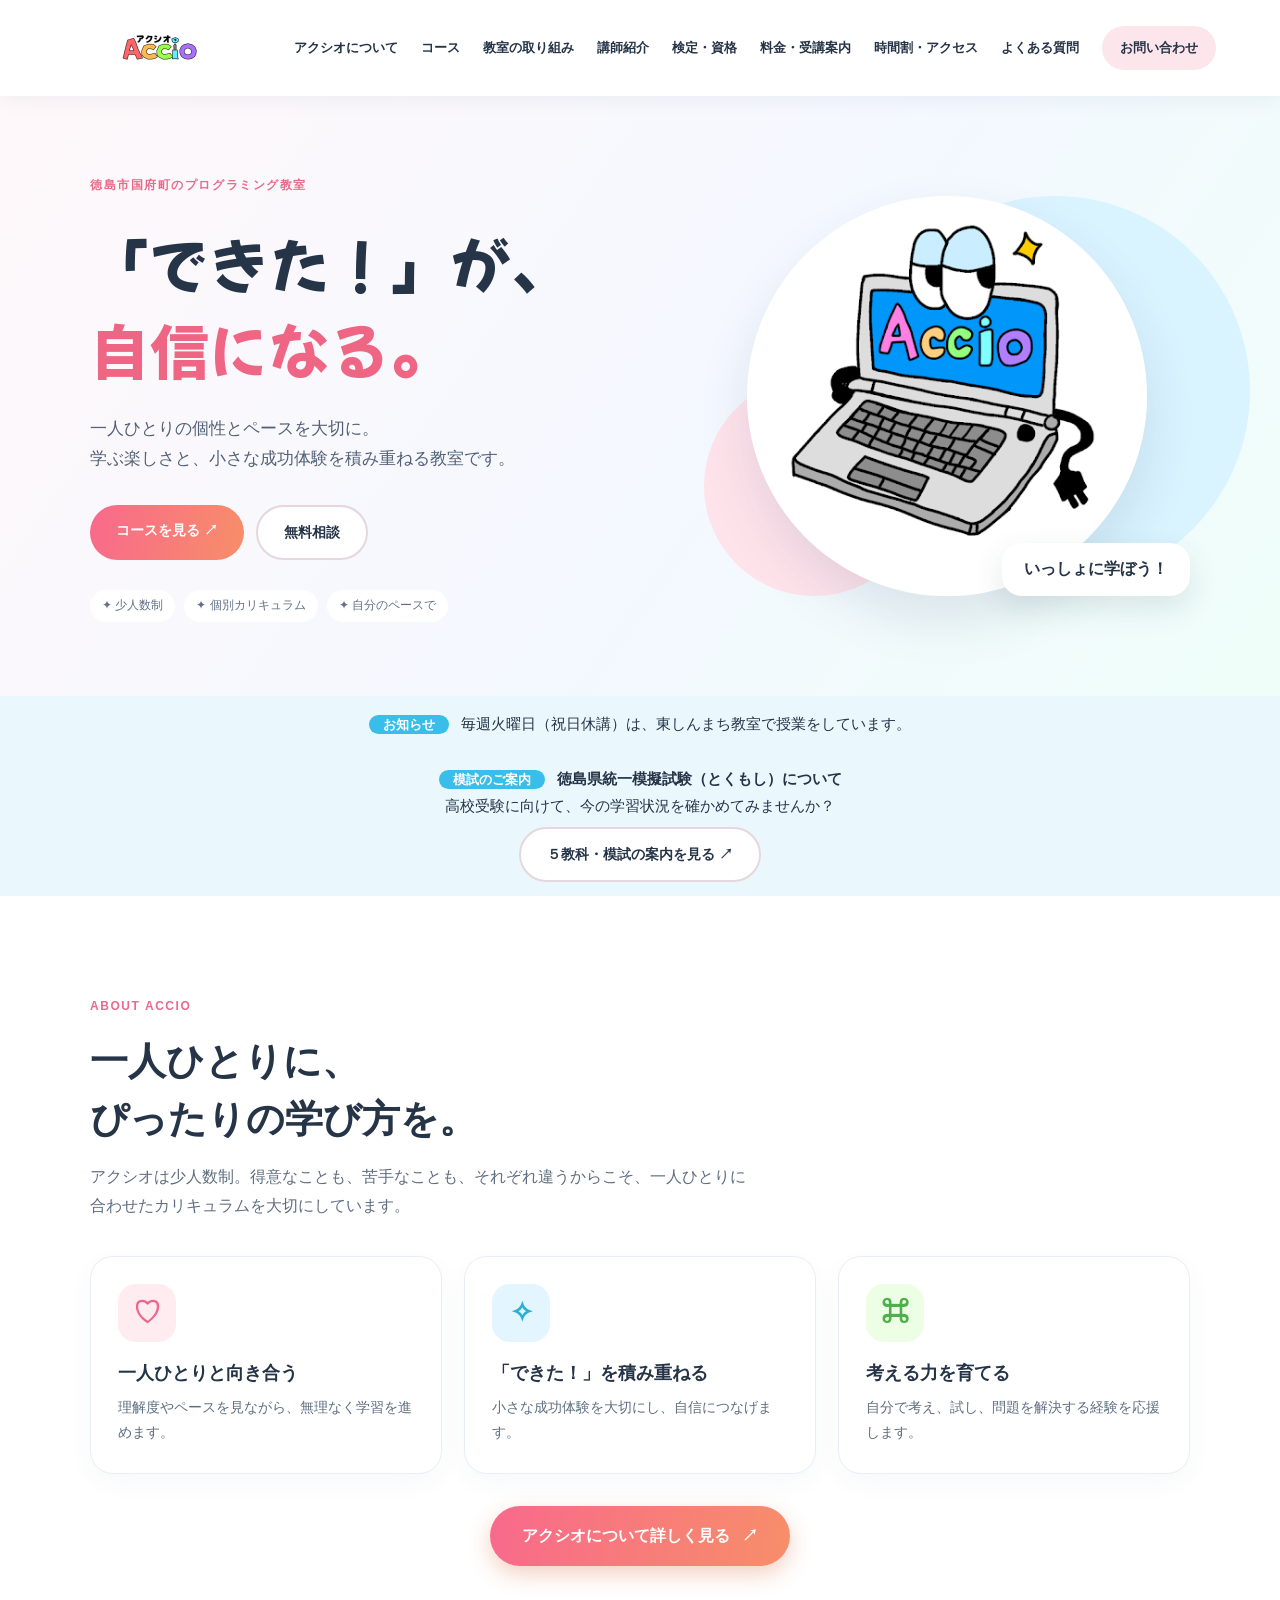
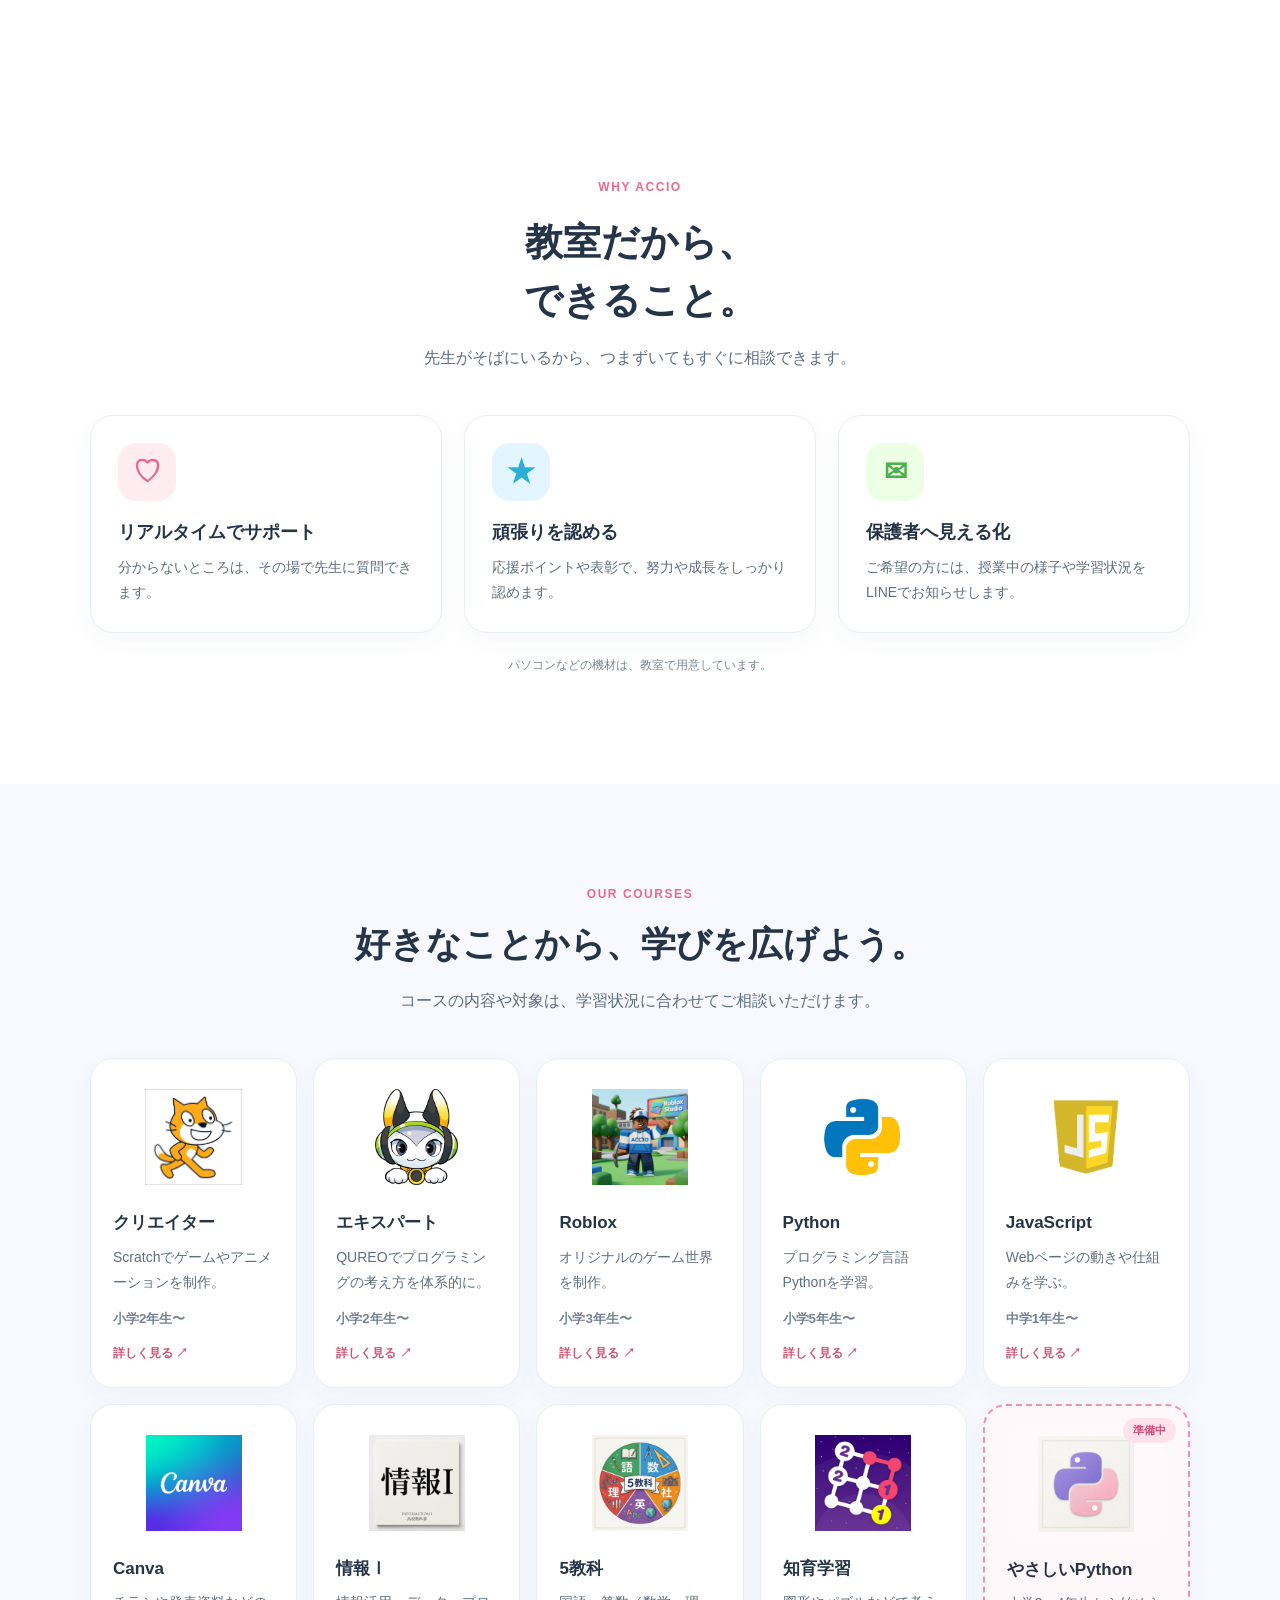
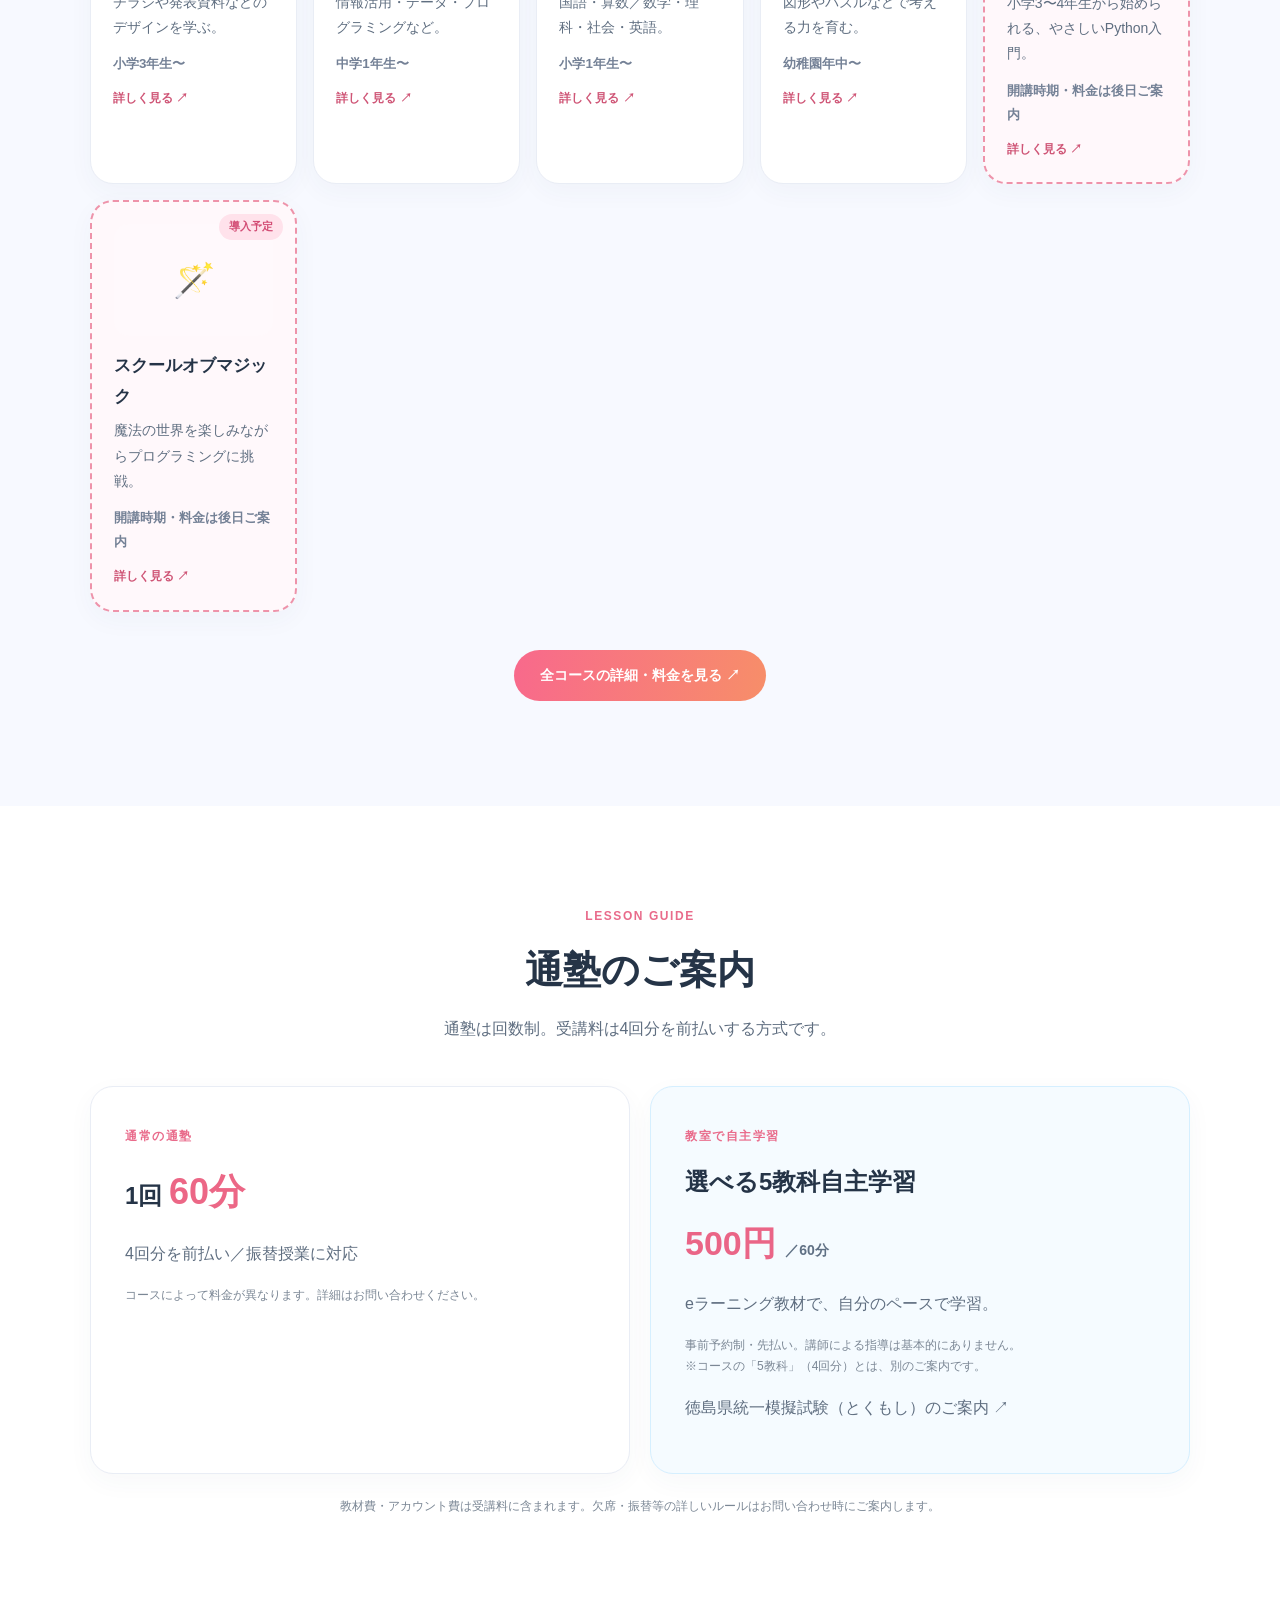
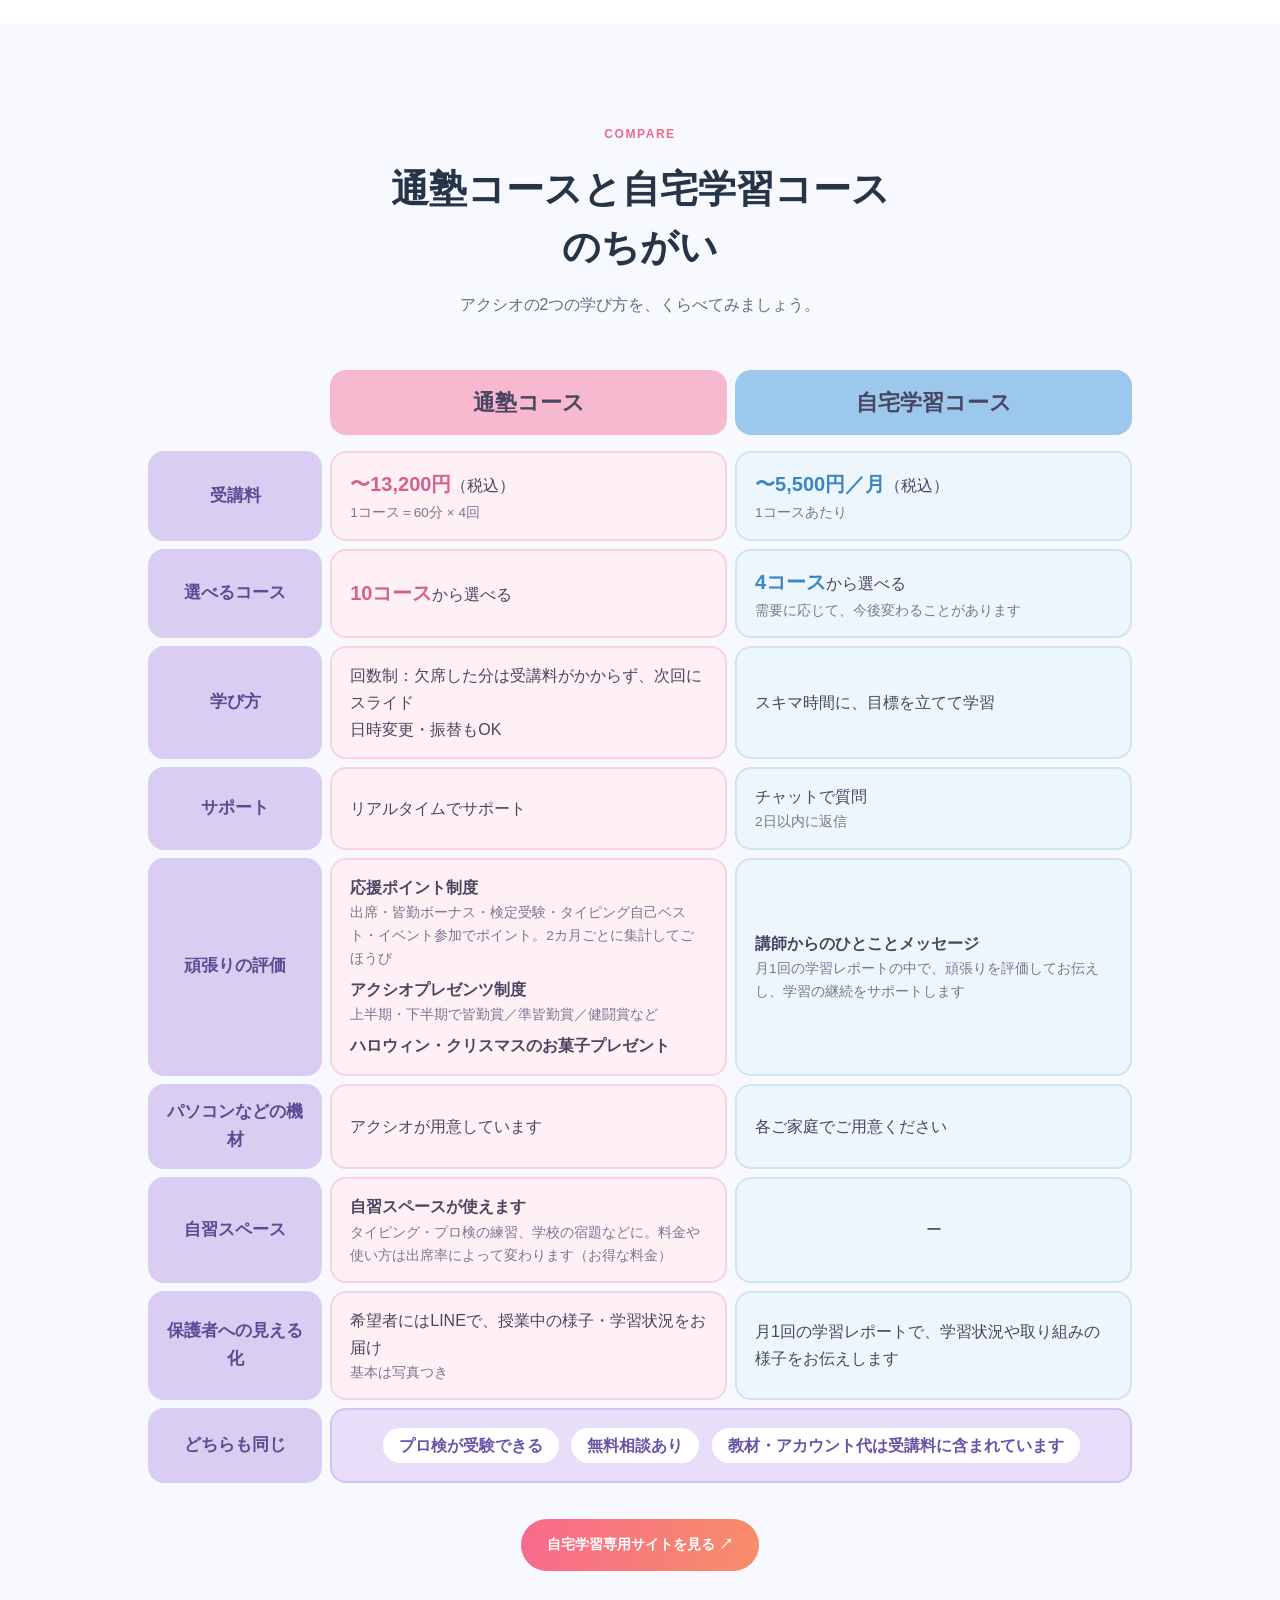
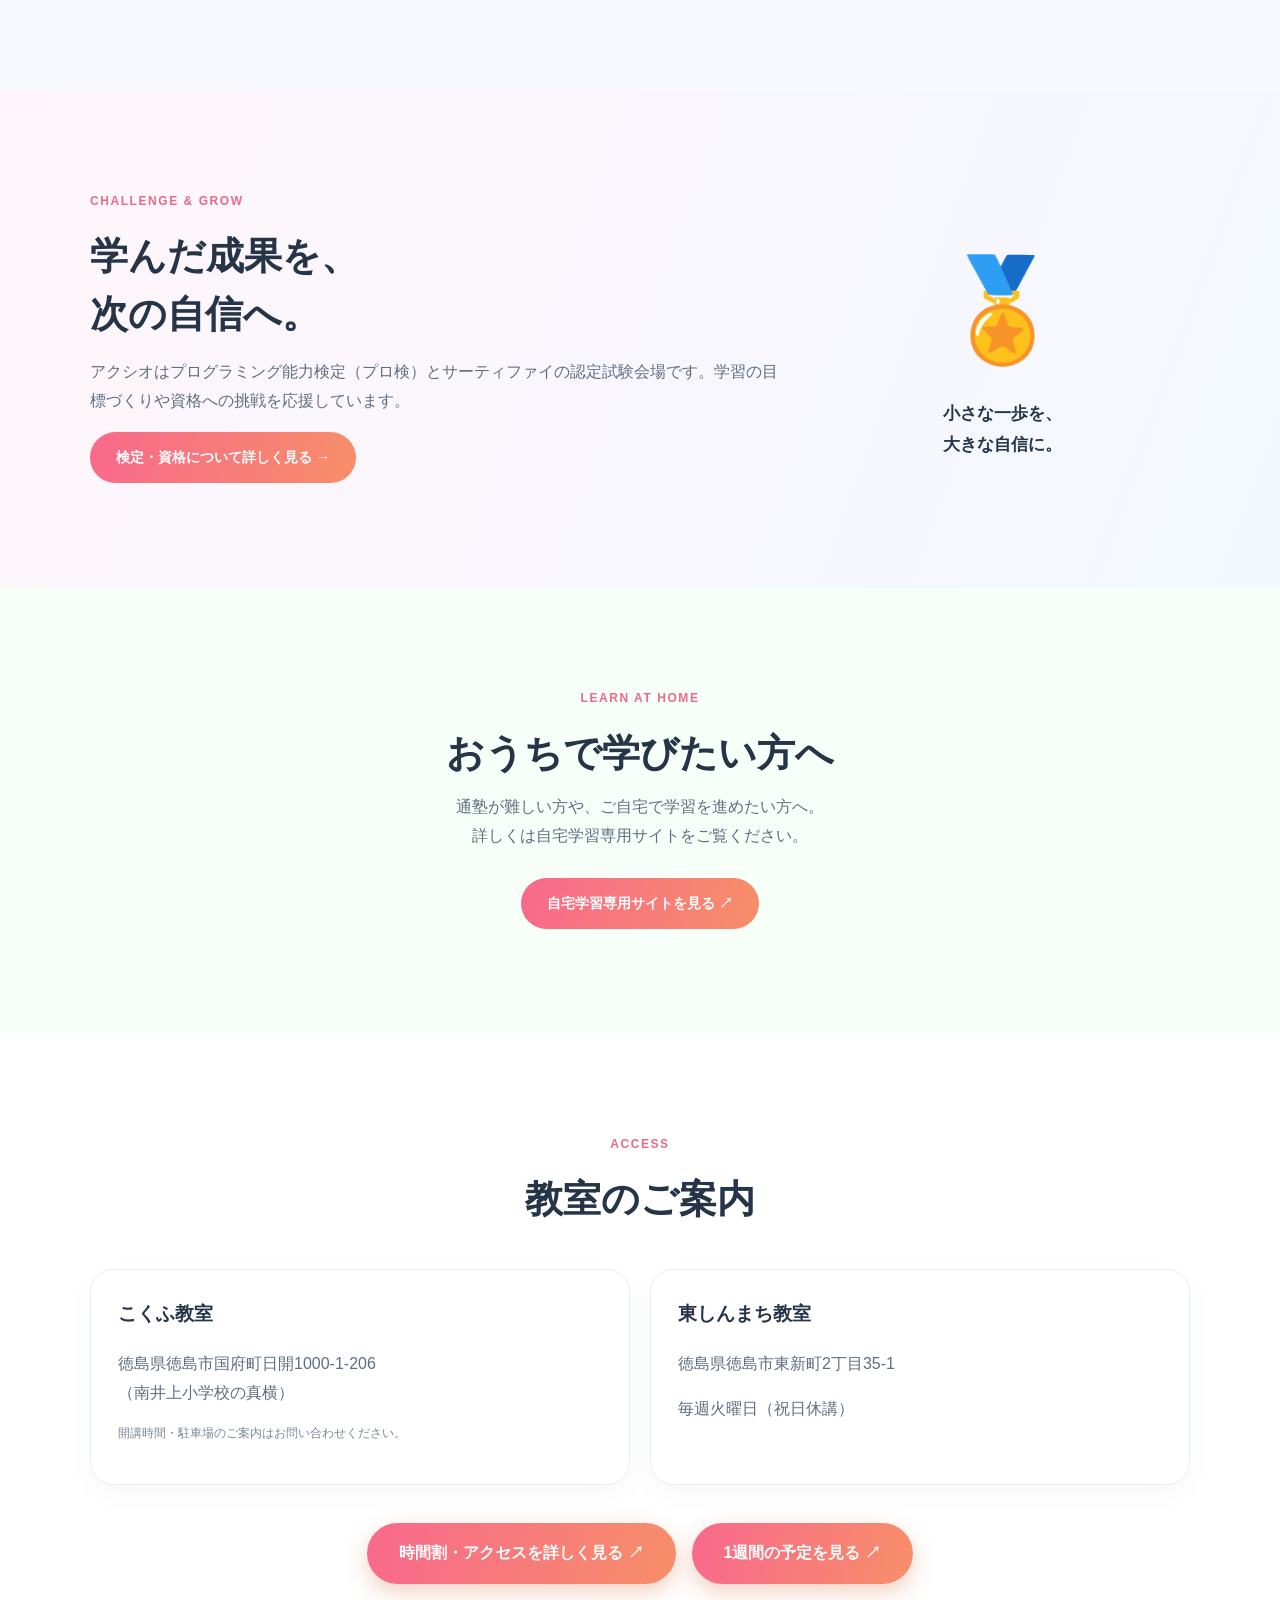
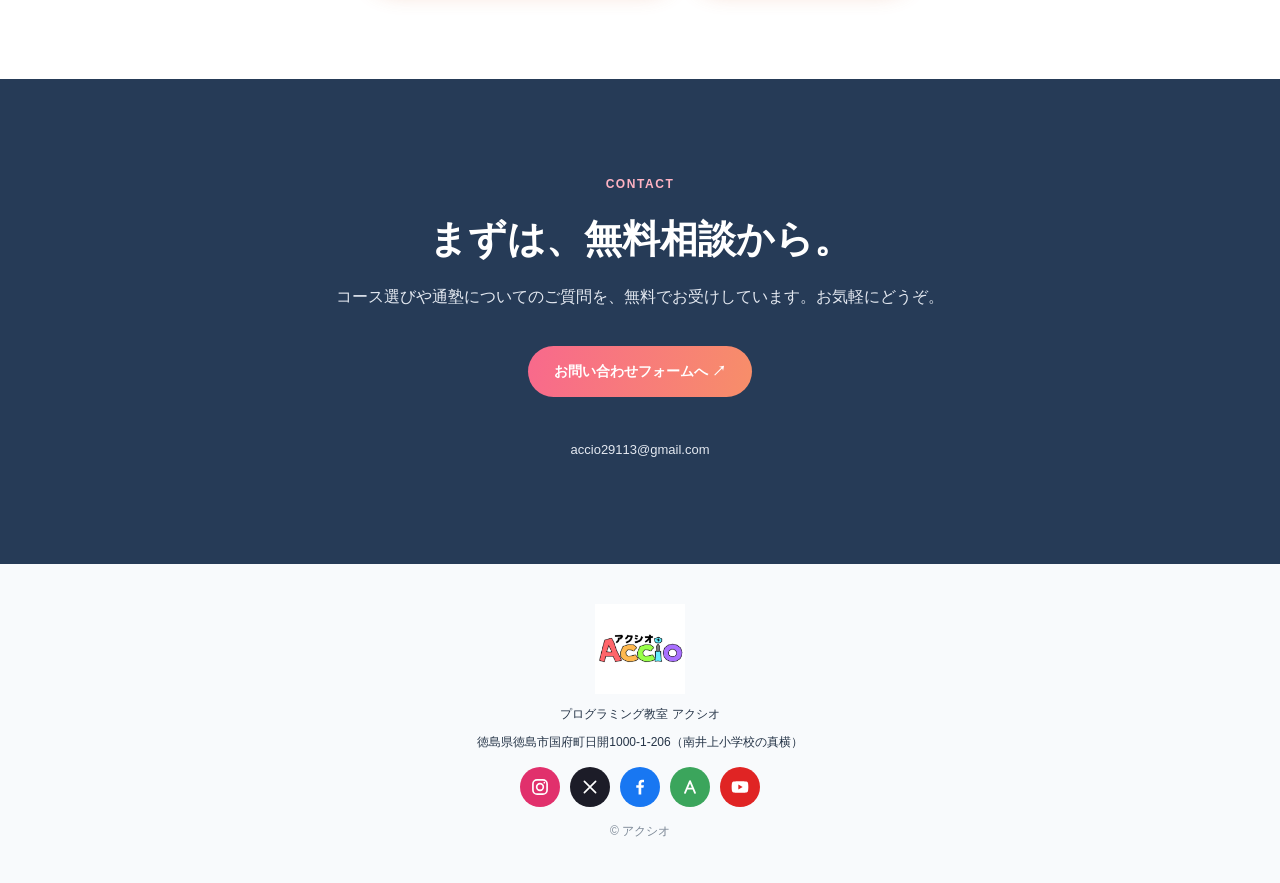
<file: index.html>
<!doctype html>
<html lang="ja"><head><meta charset="UTF-8"><meta name="viewport" content="width=device-width,initial-scale=1"><meta name="description" content="徳島市国府町のプログラミング教室アクシオ。少人数制・個別カリキュラムで、一人ひとりの『できた！』を応援します。"><title>プログラミング教室 アクシオ｜通塾のご案内</title><link rel="icon" type="image/png" href="assets/character.png"><link rel="preconnect" href="https://fonts.googleapis.com"><link rel="preconnect" href="https://fonts.gstatic.com" crossorigin><link href="https://fonts.googleapis.com/css2?family=Mochiy+Pop+One&display=swap" rel="stylesheet"><link rel="stylesheet" href="style.css"></head>
<body><header class="header"><a class="brand" href="#top"><img src="assets/logo.png" alt="プログラミング教室 アクシオ ロゴ"></a><button class="menu" aria-expanded="false" aria-controls="nav">☰ メニュー</button><nav id="nav"><a href="about.html">アクシオについて</a><a href="courses.html">コース</a><a href="activities.html">教室の取り組み</a><a href="instructor.html">講師紹介</a><a href="exams.html">検定・資格</a><a href="fees.html">料金・受講案内</a><a href="access.html">時間割・アクセス</a><a href="faq.html">よくある質問</a><a class="nav-cta" href="#contact">お問い合わせ</a></nav></header>
<main id="top"><section class="hero"><div class="hero-copy"><span class="eyebrow">徳島市国府町のプログラミング教室</span><h1>「できた！」が、<br><em>自信になる。</em></h1><p>一人ひとりの個性とペースを大切に。<br>学ぶ楽しさと、小さな成功体験を積み重ねる教室です。</p><div class="hero-actions"><a class="btn primary" href="#courses">コースを見る ↗</a><a class="btn ghost" href="#contact">無料相談</a></div><div class="hero-tags"><span>✦ 少人数制</span><span>✦ 個別カリキュラム</span><span>✦ 自分のペースで</span></div></div><div class="hero-art"><div class="orb orb-a"></div><div class="orb orb-b"></div><img src="assets/character.png" alt="嵐さんが描いたアクシオのオリジナルパソコンキャラクター"><span class="bubble">いっしょに学ぼう！</span></div></section>
<section class="notice-bar" aria-label="お知らせ"><p><b>お知らせ</b>毎週火曜日（祝日休講）は、東しんまち教室で授業をしています。</p></section>
<section class="notice-bar" aria-label="徳島県統一模擬試験のお知らせ"><p><b>模試のご案内</b><strong>徳島県統一模擬試験（とくもし）について</strong></p><p>高校受験に向けて、今の学習状況を確かめてみませんか？</p><p><a class="btn ghost" href="courses.html#tokumoshi" style="margin-top:8px">５教科・模試の案内を見る ↗</a></p></section>
<section id="about" class="section"><div class="section-heading"><span class="eyebrow">ABOUT ACCIO</span><h2>一人ひとりに、<br>ぴったりの学び方を。</h2><p>アクシオは少人数制。得意なことも、苦手なことも、それぞれ違うからこそ、一人ひとりに合わせたカリキュラムを大切にしています。</p></div><div class="feature-grid"><article class="feature"><div class="feature-icon pink">♡</div><h3>一人ひとりと向き合う</h3><p>理解度やペースを見ながら、無理なく学習を進めます。</p></article><article class="feature"><div class="feature-icon blue">✧</div><h3>「できた！」を積み重ねる</h3><p>小さな成功体験を大切にし、自信につなげます。</p></article><article class="feature"><div class="feature-icon green">⌘</div><h3>考える力を育てる</h3><p>自分で考え、試し、問題を解決する経験を応援します。</p></article></div><p class="center about-more"><a class="btn about-cta" href="about.html">アクシオについて詳しく見る <span aria-hidden="true">↗</span></a></p></section>
<section id="strengths" class="section"><div class="section-heading center"><span class="eyebrow">WHY ACCIO</span><h2>教室だから、<br>できること。</h2><p>先生がそばにいるから、つまずいてもすぐに相談できます。</p></div><div class="feature-grid"><article class="feature"><div class="feature-icon pink">♡</div><h3>リアルタイムでサポート</h3><p>分からないところは、その場で先生に質問できます。</p></article><article class="feature"><div class="feature-icon blue">★</div><h3>頑張りを認める</h3><p>応援ポイントや表彰で、努力や成長をしっかり認めます。</p></article><article class="feature"><div class="feature-icon green">✉</div><h3>保護者へ見える化</h3><p>ご希望の方には、授業中の様子や学習状況をLINEでお知らせします。</p></article></div><p class="center note footnote">パソコンなどの機材は、教室で用意しています。</p></section>
<section id="courses" class="section section-soft"><div class="section-heading center"><span class="eyebrow">OUR COURSES</span><h2 class="course-title">好きなことから、<wbr>学びを広げよう。</h2><p>コースの内容や対象は、学習状況に合わせてご相談いただけます。</p></div><div class="course-grid">
<article class="course"><a class="course-card-link" href="courses.html#course-1" aria-label="クリエイターコースの詳細を見る"><span class="course-image"><img src="assets/creator.png" alt="" loading="lazy"></span><h3>クリエイター</h3><p>Scratchでゲームやアニメーションを制作。</p><small>小学2年生〜</small><span class="course-more">詳しく見る ↗</span></a></article>
<article class="course"><a class="course-card-link" href="courses.html#course-2" aria-label="エキスパートコースの詳細を見る"><span class="course-image"><img src="assets/expert.png" alt="" loading="lazy"></span><h3>エキスパート</h3><p>QUREOでプログラミングの考え方を体系的に。</p><small>小学2年生〜</small><span class="course-more">詳しく見る ↗</span></a></article>
<article class="course"><a class="course-card-link" href="courses.html#course-3" aria-label="Robloxコースの詳細を見る"><span class="course-image"><img src="assets/roblox.png" alt="" loading="lazy"></span><h3>Roblox</h3><p>オリジナルのゲーム世界を制作。</p><small>小学3年生〜</small><span class="course-more">詳しく見る ↗</span></a></article>
<article class="course"><a class="course-card-link" href="courses.html#course-4" aria-label="Pythonコースの詳細を見る"><span class="course-image"><img src="assets/python.png" alt="" loading="lazy"></span><h3>Python</h3><p>プログラミング言語Pythonを学習。</p><small>小学5年生〜</small><span class="course-more">詳しく見る ↗</span></a></article>
<article class="course"><a class="course-card-link" href="courses.html#course-5" aria-label="JavaScriptコースの詳細を見る"><span class="course-image"><img src="assets/javascript.png" alt="" loading="lazy"></span><h3>JavaScript</h3><p>Webページの動きや仕組みを学ぶ。</p><small>中学1年生〜</small><span class="course-more">詳しく見る ↗</span></a></article>
<article class="course"><a class="course-card-link" href="courses.html#course-6" aria-label="Canvaコースの詳細を見る"><span class="course-image"><img src="assets/canva.png" alt="" loading="lazy"></span><h3>Canva</h3><p>チラシや発表資料などのデザインを学ぶ。</p><small>小学3年生〜</small><span class="course-more">詳しく見る ↗</span></a></article>
<article class="course"><a class="course-card-link" href="courses.html#course-7" aria-label="情報Ⅰコースの詳細を見る"><span class="course-image"><img src="assets/information.png" alt="" loading="lazy"></span><h3>情報Ⅰ</h3><p>情報活用・データ・プログラミングなど。</p><small>中学1年生〜</small><span class="course-more">詳しく見る ↗</span></a></article>
<article class="course"><a class="course-card-link" href="courses.html#course-8" aria-label="5教科コースの詳細を見る"><span class="course-image"><img src="assets/subjects.png" alt="" loading="lazy"></span><h3>5教科</h3><p>国語・算数／数学・理科・社会・英語。</p><small>小学1年生〜</small><span class="course-more">詳しく見る ↗</span></a></article>
<article class="course"><a class="course-card-link" href="courses.html#course-9" aria-label="知育学習コースの詳細を見る"><span class="course-image"><img src="assets/thinking.png" alt="" loading="lazy"></span><h3>知育学習</h3><p>図形やパズルなどで考える力を育む。</p><small>幼稚園年中〜</small><span class="course-more">詳しく見る ↗</span></a></article>
<article class="course upcoming"><a class="course-card-link" href="courses.html#course-10" aria-label="やさしいPythonコースの詳細を見る"><span class="status">準備中</span><span class="course-image"><img src="assets/python-junior.png" alt="" loading="lazy"></span><h3>やさしいPython</h3><p>小学3〜4年生から始められる、やさしいPython入門。</p><small>開講時期・料金は後日ご案内</small><span class="course-more">詳しく見る ↗</span></a></article><article class="course upcoming"><a class="course-card-link" href="courses.html#course-11" aria-label="スクールオブマジックの詳細を見る"><span class="status">導入予定</span><span class="course-image" style="font-size:34px" aria-hidden="true">🪄</span><h3>スクールオブマジック</h3><p>魔法の世界を楽しみながらプログラミングに挑戦。</p><small>開講時期・料金は後日ご案内</small><span class="course-more">詳しく見る ↗</span></a></article>
</div><p class="center course-all-link"><a class="btn primary" href="courses.html">全コースの詳細・料金を見る ↗</a></p></section>
<section id="fees" class="section"><div class="section-heading center"><span class="eyebrow">LESSON GUIDE</span><h2>通塾のご案内</h2><p>通塾は回数制。受講料は4回分を前払いする方式です。</p></div><div class="info-grid"><article class="info-card"><span class="eyebrow">通常の通塾</span><h3>1回 <strong>60分</strong></h3><p>4回分を前払い／振替授業に対応</p><p class="note">コースによって料金が異なります。詳細はお問い合わせください。</p></article><article class="info-card highlight"><span class="eyebrow">教室で自主学習</span><h3>選べる5教科自主学習</h3><div class="price">500円 <small>／60分</small></div><p>eラーニング教材で、自分のペースで学習。</p><p class="note">事前予約制・先払い。講師による指導は基本的にありません。<br>※コースの「5教科」（4回分）とは、別のご案内です。</p><p><a href="courses.html#tokumoshi">徳島県統一模擬試験（とくもし）のご案内 ↗</a></p></article></div><p class="center note footnote">教材費・アカウント費は受講料に含まれます。欠席・振替等の詳しいルールはお問い合わせ時にご案内します。</p></section>
<section id="compare" class="section section-soft"><div class="section-heading center"><span class="eyebrow">COMPARE</span><h2>通塾コースと自宅学習コース<br>のちがい</h2><p>アクシオの2つの学び方を、くらべてみましょう。</p></div><div class="cmp"><table class="cmp-table">
    <caption class="cmp-sr">通塾コースと自宅学習コースの比較表</caption>
    <thead>
      <tr>
        <th class="cmp-corner"><span class="cmp-sr">項目</span></th>
        <th class="cmp-h cmp-h1">通塾コース</th>
        <th class="cmp-h cmp-h2">自宅学習コース</th>
      </tr>
    </thead>
    <tbody>
      <tr>
        <th scope="row" class="cmp-k">受講料</th>
        <td class="cmp-a" data-label="通塾コース"><span class="cmp-big cmp-pk">〜13,200円</span>（税込）<small>1コース＝60分 × 4回</small></td>
        <td class="cmp-b" data-label="自宅学習コース"><span class="cmp-big cmp-bl">〜5,500円／月</span>（税込）<small>1コースあたり</small></td>
      </tr>
      <tr>
        <th scope="row" class="cmp-k">選べるコース</th>
        <td class="cmp-a" data-label="通塾コース"><span class="cmp-big cmp-pk">10コース</span>から選べる</td>
        <td class="cmp-b" data-label="自宅学習コース"><span class="cmp-big cmp-bl">4コース</span>から選べる<small>需要に応じて、今後変わることがあります</small></td>
      </tr>
      <tr>
        <th scope="row" class="cmp-k">学び方</th>
        <td class="cmp-a" data-label="通塾コース">回数制：欠席した分は受講料がかからず、次回にスライド<br>日時変更・振替もOK</td>
        <td class="cmp-b" data-label="自宅学習コース">スキマ時間に、目標を立てて学習</td>
      </tr>
      <tr>
        <th scope="row" class="cmp-k">サポート</th>
        <td class="cmp-a" data-label="通塾コース">リアルタイムでサポート</td>
        <td class="cmp-b" data-label="自宅学習コース">チャットで質問<small>2日以内に返信</small></td>
      </tr>
      <tr>
        <th scope="row" class="cmp-k">頑張りの評価</th>
        <td class="cmp-a" data-label="通塾コース">
          <strong>応援ポイント制度</strong>
          <small>出席・皆勤ボーナス・検定受験・タイピング自己ベスト・イベント参加でポイント。2カ月ごとに集計してごほうび</small>
          <strong>アクシオプレゼンツ制度</strong>
          <small>上半期・下半期で皆勤賞／準皆勤賞／健闘賞など</small>
          <strong>ハロウィン・クリスマスのお菓子プレゼント</strong>
        </td>
        <td class="cmp-b" data-label="自宅学習コース">
          <strong>講師からのひとことメッセージ</strong>
          <small>月1回の学習レポートの中で、頑張りを評価してお伝えし、学習の継続をサポートします</small>
        </td>
      </tr>
      <tr>
        <th scope="row" class="cmp-k">パソコンなどの機材</th>
        <td class="cmp-a" data-label="通塾コース">アクシオが用意しています</td>
        <td class="cmp-b" data-label="自宅学習コース">各ご家庭でご用意ください</td>
      </tr>
      <tr>
        <th scope="row" class="cmp-k">自習スペース</th>
        <td class="cmp-a" data-label="通塾コース"><strong>自習スペースが使えます</strong><small>タイピング・プロ検の練習、学校の宿題などに。料金や使い方は出席率によって変わります（お得な料金）</small></td>
        <td class="cmp-b cmp-none" data-label="自宅学習コース">ー</td>
      </tr>
      <tr>
        <th scope="row" class="cmp-k">保護者への見える化</th>
        <td class="cmp-a" data-label="通塾コース">希望者にはLINEで、授業中の様子・学習状況をお届け<small>基本は写真つき</small></td>
        <td class="cmp-b" data-label="自宅学習コース">月1回の学習レポートで、学習状況や取り組みの様子をお伝えします</td>
      </tr>
      <tr>
        <th scope="row" class="cmp-k cmp-k2">どちらも同じ</th>
        <td class="cmp-c" colspan="2">
          <span>プロ検が受験できる</span>
          <span>無料相談あり</span>
          <span>教材・アカウント代は受講料に含まれています</span>
        </td>
      </tr>
    </tbody>
  </table></div><p class="center" style="margin-top:28px"><a class="btn primary" href="https://accio29113.github.io/accio.outi_gakusyu/" target="_blank" rel="noopener noreferrer">自宅学習専用サイトを見る ↗</a></p></section>
<section class="section exam"><div><span class="eyebrow">CHALLENGE & GROW</span><h2>学んだ成果を、<br>次の自信へ。</h2><p>アクシオはプログラミング能力検定（プロ検）とサーティファイの認定試験会場です。学習の目標づくりや資格への挑戦を応援しています。</p><a class="btn primary" href="exams.html">検定・資格について詳しく見る →</a></div><div class="exam-art">🏅<span>小さな一歩を、<br>大きな自信に。</span></div></section>
<section class="section home-learning"><div><span class="eyebrow">LEARN AT HOME</span><h2>おうちで学びたい方へ</h2><p>通塾が難しい方や、ご自宅で学習を進めたい方へ。<wbr>詳しくは自宅学習専用サイトをご覧ください。</p><a class="btn primary" href="https://accio29113.github.io/accio.outi_gakusyu/" target="_blank" rel="noopener noreferrer">自宅学習専用サイトを見る ↗</a></div></section>
<section id="access" class="section"><div class="section-heading center"><span class="eyebrow">ACCESS</span><h2>教室のご案内</h2></div><div class="access-grid"><article class="access-card"><h3>こくふ教室</h3><p>徳島県徳島市国府町日開1000-1-206<br>（南井上小学校の真横）</p><p class="note">開講時間・駐車場のご案内はお問い合わせください。</p></article><article class="access-card"><h3>東しんまち教室</h3><p>徳島県徳島市東新町2丁目35-1</p><p>毎週火曜日（祝日休講）</p></article><div class="access-links"><a class="btn about-cta access-page-link" href="access.html">時間割・アクセスを詳しく見る ↗</a><a class="btn about-cta access-page-link" href="https://accio29113.github.io/accio-schedule/viewer.html" target="_blank" rel="noopener noreferrer">1週間の予定を見る ↗</a></div></div></section>
<section id="contact" class="contact"><div class="contact-inner"><span class="eyebrow">CONTACT</span><h2>まずは、無料相談から。</h2><p>コース選びや通塾についてのご質問を、無料でお受けしています。お気軽にどうぞ。</p><a class="btn primary" href="contact.html">お問い合わせフォームへ ↗</a><p class="contact-mail">accio29113@gmail.com</p></div></section></main><footer><img src="assets/logo.png" alt="アクシオ"><p>プログラミング教室 アクシオ</p><p class="foot-addr">徳島県徳島市国府町日開1000-1-206（南井上小学校の真横）</p><ul class="sns" aria-label="アクシオの公式SNS"><li><a href="https://www.instagram.com/accio29113/" target="_blank" rel="noopener noreferrer" aria-label="Instagram" title="Instagram" style="background:#e1306c"><svg viewBox="0 0 24 24" width="20" height="20" fill="none" stroke="#fff" stroke-width="2" stroke-linecap="round"><rect x="3.5" y="3.5" width="17" height="17" rx="5"/><circle cx="12" cy="12" r="4"/><circle cx="17.2" cy="6.8" r="1" fill="#fff" stroke="none"/></svg></a></li><li><a href="https://x.com/accio29113" target="_blank" rel="noopener noreferrer" aria-label="X" title="X" style="background:#1c1c28"><svg viewBox="0 0 24 24" width="18" height="18" fill="none" stroke="#fff" stroke-width="2.2" stroke-linecap="round"><path d="M4.5 4.5l15 15M19.5 4.5l-15 15"/></svg></a></li><li><a href="https://www.facebook.com/accio29113" target="_blank" rel="noopener noreferrer" aria-label="Facebook" title="Facebook" style="background:#1877f2"><svg viewBox="0 0 24 24" width="20" height="20" fill="#fff"><path d="M13.5 21v-8h2.7l.5-3.2h-3.2V7.8c0-.9.4-1.6 1.7-1.6h1.6V3.4c-.3 0-1.3-.2-2.4-.2-2.5 0-4.1 1.5-4.1 4.2v2.4H7.5V13h2.8v8z"/></svg></a></li><li><a href="https://ameblo.jp/bz178love54/" target="_blank" rel="noopener noreferrer" aria-label="アメブロ" title="アメブロ" style="background:#3ba55c"><svg viewBox="0 0 24 24" width="20" height="20" fill="none" stroke="#fff" stroke-width="2.2" stroke-linecap="round" stroke-linejoin="round"><path d="M6 19L12 5l6 14M8.5 14h7"/></svg></a></li><li><a href="https://www.youtube.com/@accio29113" target="_blank" rel="noopener noreferrer" aria-label="YouTube" title="YouTube" style="background:#e02424"><svg viewBox="0 0 24 24" width="20" height="20" fill="#fff"><path d="M21.6 7.2a2.5 2.5 0 0 0-1.8-1.8C18.2 5 12 5 12 5s-6.2 0-7.8.4A2.5 2.5 0 0 0 2.4 7.2C2 8.8 2 12 2 12s0 3.2.4 4.8a2.5 2.5 0 0 0 1.8 1.8C5.8 19 12 19 12 19s6.2 0 7.8-.4a2.5 2.5 0 0 0 1.8-1.8c.4-1.6.4-4.8.4-4.8s0-3.2-.4-4.8zM10 15V9l5.2 3z"/></svg></a></li></ul><p class="note">© アクシオ</p></footer><script src="script.js"></script></body></html>
</file>
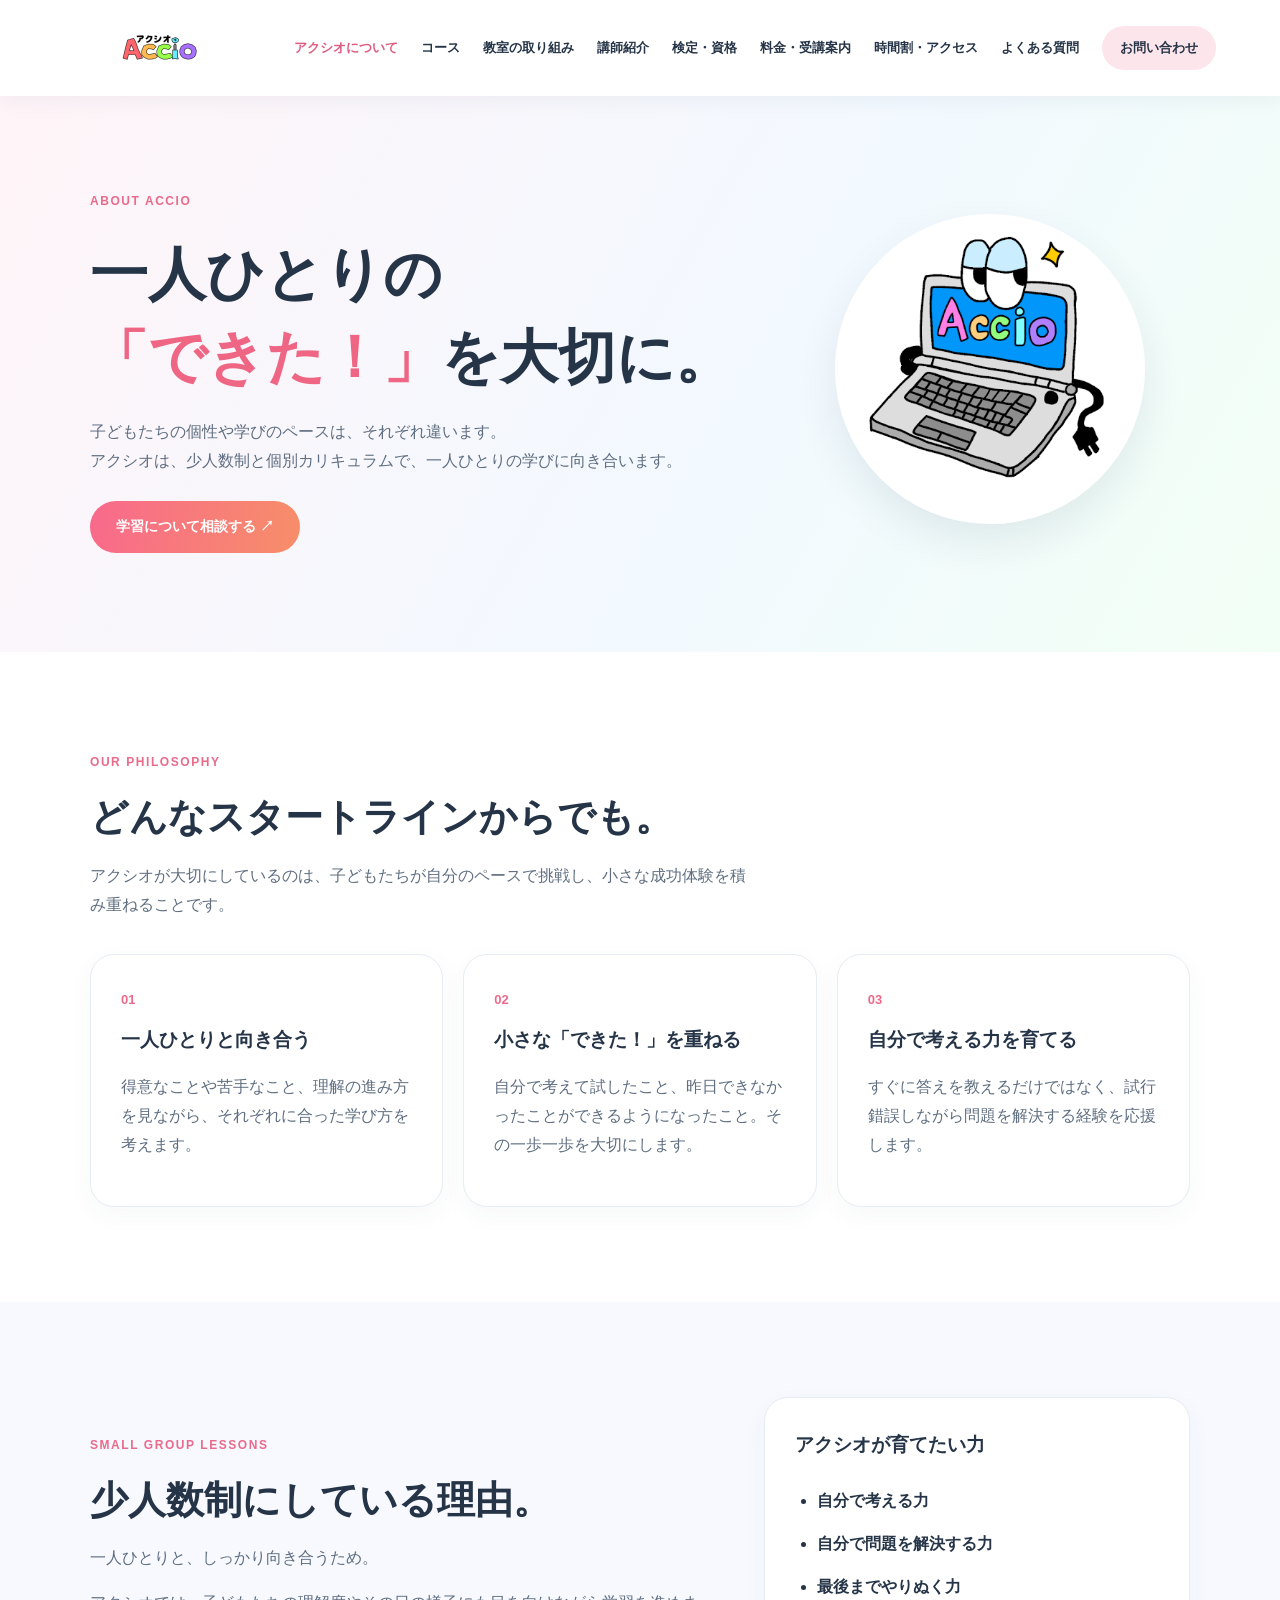
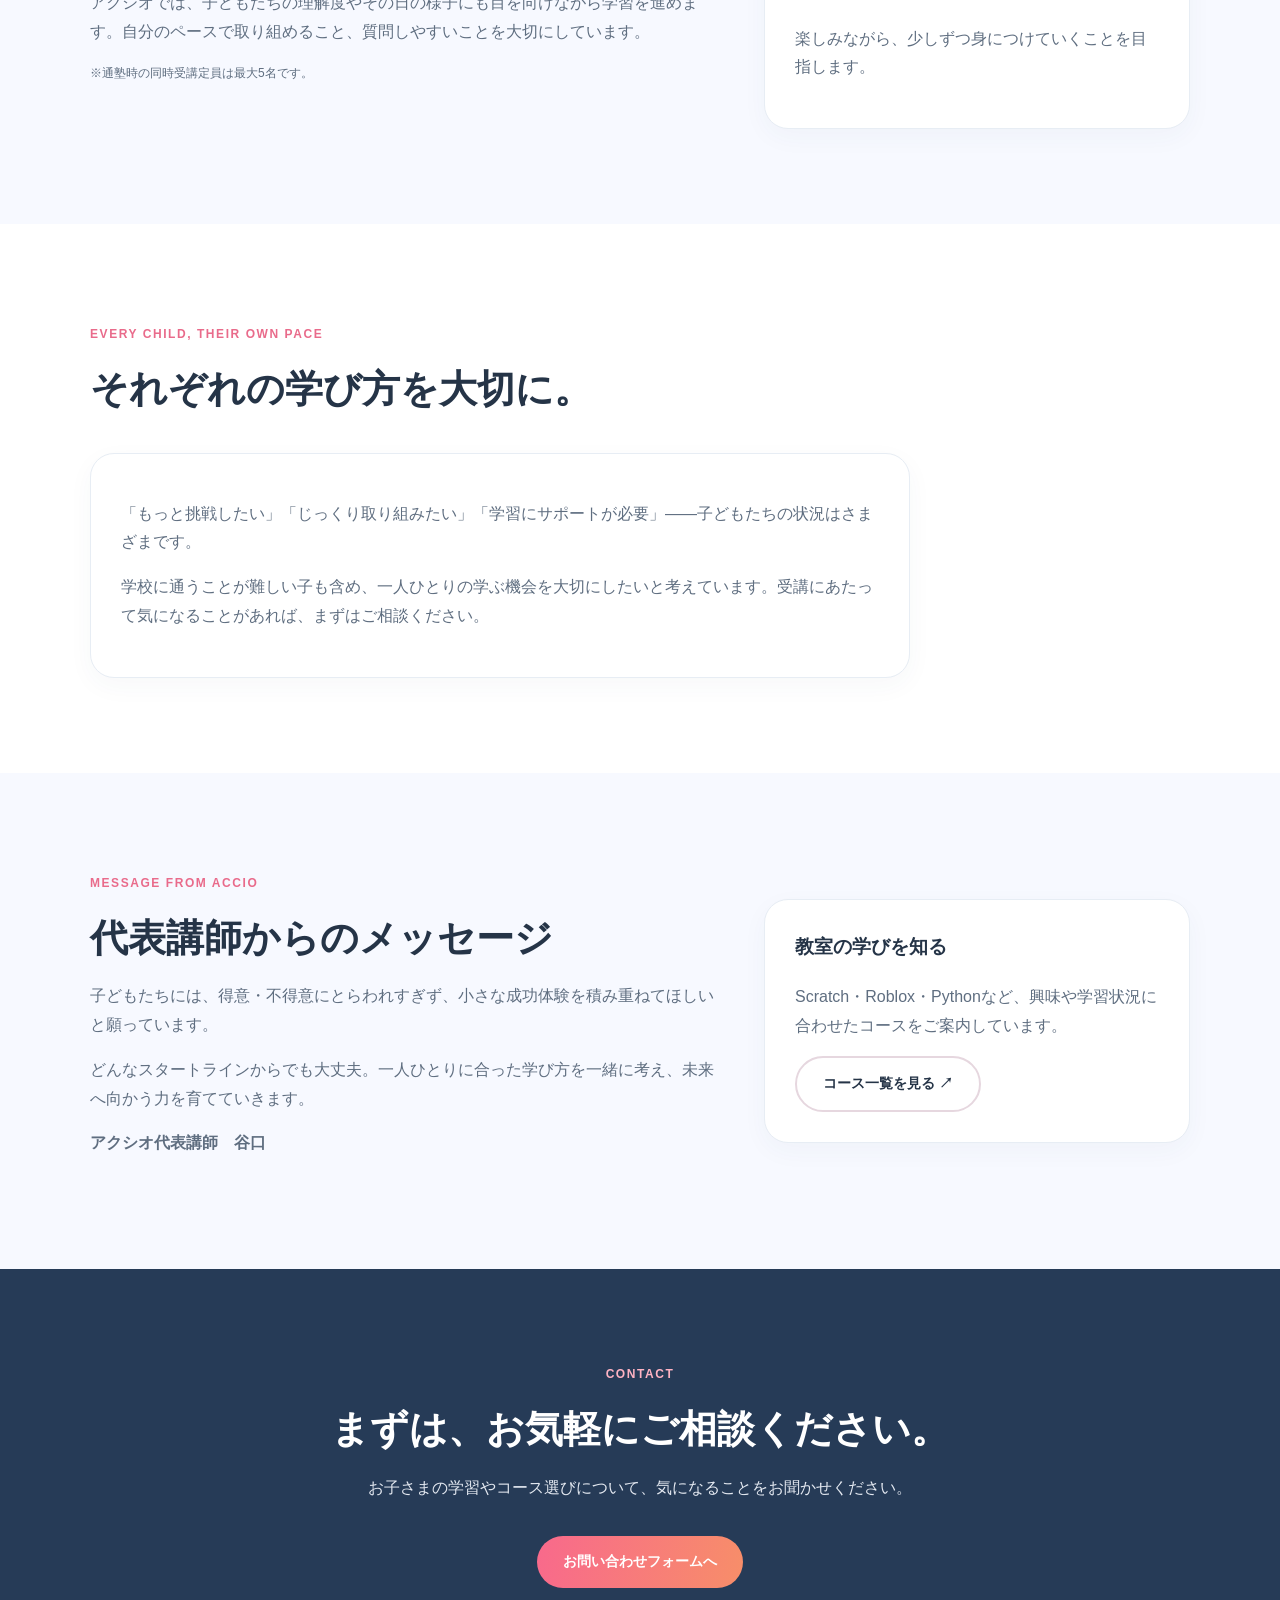
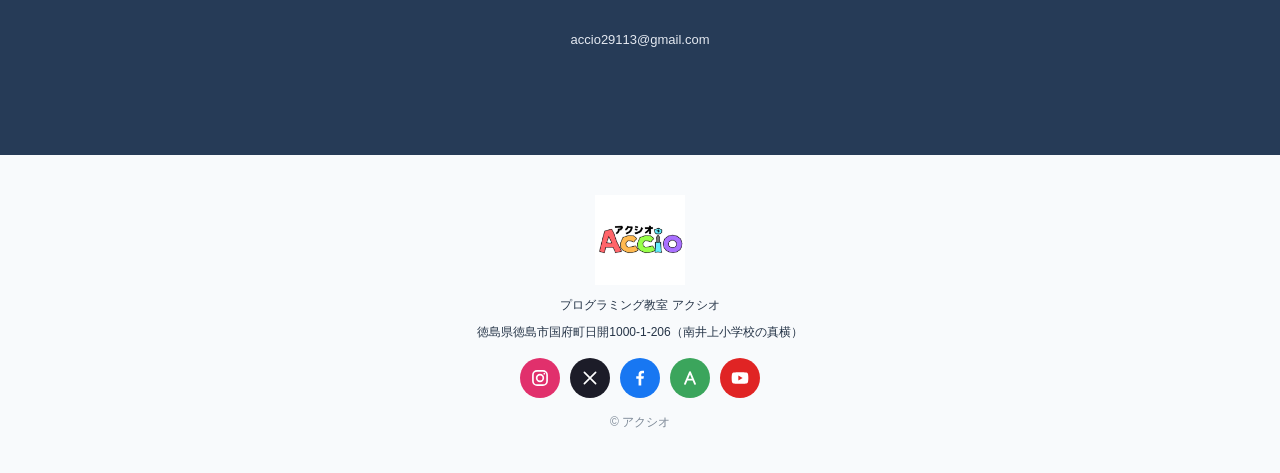
<file: about.html>
<!doctype html>
<html lang="ja"><head><meta charset="UTF-8"><meta name="viewport" content="width=device-width,initial-scale=1"><meta name="description" content="プログラミング教室アクシオの教育方針。少人数制と個別カリキュラムで、一人ひとりの学びを支えます。"><title>アクシオについて｜プログラミング教室 アクシオ</title><link rel="icon" type="image/png" href="assets/character.png"><link rel="stylesheet" href="style.css"></head>
<body><header class="header"><a class="brand" href="index.html"><img src="assets/logo.png" alt="プログラミング教室 アクシオ ロゴ"></a><button class="menu" aria-expanded="false" aria-controls="nav">☰ メニュー</button><nav id="nav"><a href="about.html" aria-current="page">アクシオについて</a><a href="courses.html">コース</a><a href="activities.html">教室の取り組み</a><a href="instructor.html">講師紹介</a><a href="exams.html">検定・資格</a><a href="fees.html">料金・受講案内</a><a href="access.html">時間割・アクセス</a><a href="faq.html">よくある質問</a><a class="nav-cta" href="contact.html">お問い合わせ</a></nav></header>
<main><section class="about-hero"><div class="about-hero-inner"><div><span class="eyebrow">ABOUT ACCIO</span><h1>一人ひとりの<br><span>「できた！」</span>を大切に。</h1><p>子どもたちの個性や学びのペースは、それぞれ違います。<br>アクシオは、少人数制と個別カリキュラムで、一人ひとりの学びに向き合います。</p><a class="btn primary" href="contact.html">学習について相談する ↗</a></div><div class="about-character"><img src="assets/character.png" alt="アクシオのオリジナルパソコンキャラクター"></div></div></section>
<section class="section"><div class="section-heading"><span class="eyebrow">OUR PHILOSOPHY</span><h2>どんなスタートラインからでも。</h2><p>アクシオが大切にしているのは、子どもたちが自分のペースで挑戦し、小さな成功体験を積み重ねることです。</p></div><div class="about-values"><article class="about-value"><span class="about-number">01</span><h3>一人ひとりと向き合う</h3><p>得意なことや苦手なこと、理解の進み方を見ながら、それぞれに合った学び方を考えます。</p></article><article class="about-value"><span class="about-number">02</span><h3>小さな「できた！」を重ねる</h3><p>自分で考えて試したこと、昨日できなかったことができるようになったこと。その一歩一歩を大切にします。</p></article><article class="about-value"><span class="about-number">03</span><h3>自分で考える力を育てる</h3><p>すぐに答えを教えるだけではなく、試行錯誤しながら問題を解決する経験を応援します。</p></article></div></section>
<section class="section section-soft"><div class="about-split"><div><span class="eyebrow">SMALL GROUP LESSONS</span><h2>少人数制にしている理由。</h2><p>一人ひとりと、しっかり向き合うため。</p><p>アクシオでは、子どもたちの理解度やその日の様子にも目を向けながら学習を進めます。自分のペースで取り組めること、質問しやすいことを大切にしています。</p><p class="about-note">※通塾時の同時受講定員は最大5名です。</p></div><div class="about-panel"><h3>アクシオが育てたい力</h3><ul><li>自分で考える力</li><li>自分で問題を解決する力</li><li>最後までやりぬく力</li></ul><p>楽しみながら、少しずつ身につけていくことを目指します。</p></div></div></section>
<section class="section"><div class="section-heading"><span class="eyebrow">EVERY CHILD, THEIR OWN PACE</span><h2>それぞれの学び方を大切に。</h2></div><div class="about-message"><p>「もっと挑戦したい」「じっくり取り組みたい」「学習にサポートが必要」——子どもたちの状況はさまざまです。</p><p>学校に通うことが難しい子も含め、一人ひとりの学ぶ機会を大切にしたいと考えています。受講にあたって気になることがあれば、まずはご相談ください。</p></div></section>
<section class="section section-soft"><div class="about-split"><div><span class="eyebrow">MESSAGE FROM ACCIO</span><h2>代表講師からのメッセージ</h2><p>子どもたちには、得意・不得意にとらわれすぎず、小さな成功体験を積み重ねてほしいと願っています。</p><p>どんなスタートラインからでも大丈夫。一人ひとりに合った学び方を一緒に考え、未来へ向かう力を育てていきます。</p><p><strong>アクシオ代表講師　谷口</strong></p></div><div class="about-panel"><h3>教室の学びを知る</h3><p>Scratch・Roblox・Pythonなど、興味や学習状況に合わせたコースをご案内しています。</p><a class="btn ghost" href="courses.html">コース一覧を見る ↗</a></div></div></section>
<section class="contact"><div class="contact-inner"><span class="eyebrow">CONTACT</span><h2>まずは、お気軽にご相談ください。</h2><p>お子さまの学習やコース選びについて、気になることをお聞かせください。</p><a class="btn primary" href="contact.html">お問い合わせフォームへ</a><p class="contact-mail">accio29113@gmail.com</p></div></section></main><footer><img src="assets/logo.png" alt="アクシオ"><p>プログラミング教室 アクシオ</p><p class="foot-addr">徳島県徳島市国府町日開1000-1-206（南井上小学校の真横）</p><ul class="sns" aria-label="アクシオの公式SNS"><li><a href="https://www.instagram.com/accio29113/" target="_blank" rel="noopener noreferrer" aria-label="Instagram" title="Instagram" style="background:#e1306c"><svg viewBox="0 0 24 24" width="20" height="20" fill="none" stroke="#fff" stroke-width="2" stroke-linecap="round"><rect x="3.5" y="3.5" width="17" height="17" rx="5"/><circle cx="12" cy="12" r="4"/><circle cx="17.2" cy="6.8" r="1" fill="#fff" stroke="none"/></svg></a></li><li><a href="https://x.com/accio29113" target="_blank" rel="noopener noreferrer" aria-label="X" title="X" style="background:#1c1c28"><svg viewBox="0 0 24 24" width="18" height="18" fill="none" stroke="#fff" stroke-width="2.2" stroke-linecap="round"><path d="M4.5 4.5l15 15M19.5 4.5l-15 15"/></svg></a></li><li><a href="https://www.facebook.com/accio29113" target="_blank" rel="noopener noreferrer" aria-label="Facebook" title="Facebook" style="background:#1877f2"><svg viewBox="0 0 24 24" width="20" height="20" fill="#fff"><path d="M13.5 21v-8h2.7l.5-3.2h-3.2V7.8c0-.9.4-1.6 1.7-1.6h1.6V3.4c-.3 0-1.3-.2-2.4-.2-2.5 0-4.1 1.5-4.1 4.2v2.4H7.5V13h2.8v8z"/></svg></a></li><li><a href="https://ameblo.jp/bz178love54/" target="_blank" rel="noopener noreferrer" aria-label="アメブロ" title="アメブロ" style="background:#3ba55c"><svg viewBox="0 0 24 24" width="20" height="20" fill="none" stroke="#fff" stroke-width="2.2" stroke-linecap="round" stroke-linejoin="round"><path d="M6 19L12 5l6 14M8.5 14h7"/></svg></a></li><li><a href="https://www.youtube.com/@accio29113" target="_blank" rel="noopener noreferrer" aria-label="YouTube" title="YouTube" style="background:#e02424"><svg viewBox="0 0 24 24" width="20" height="20" fill="#fff"><path d="M21.6 7.2a2.5 2.5 0 0 0-1.8-1.8C18.2 5 12 5 12 5s-6.2 0-7.8.4A2.5 2.5 0 0 0 2.4 7.2C2 8.8 2 12 2 12s0 3.2.4 4.8a2.5 2.5 0 0 0 1.8 1.8C5.8 19 12 19 12 19s6.2 0 7.8-.4a2.5 2.5 0 0 0 1.8-1.8c.4-1.6.4-4.8.4-4.8s0-3.2-.4-4.8zM10 15V9l5.2 3z"/></svg></a></li></ul><p class="note">© アクシオ</p></footer><script src="script.js"></script></body></html>
</file>
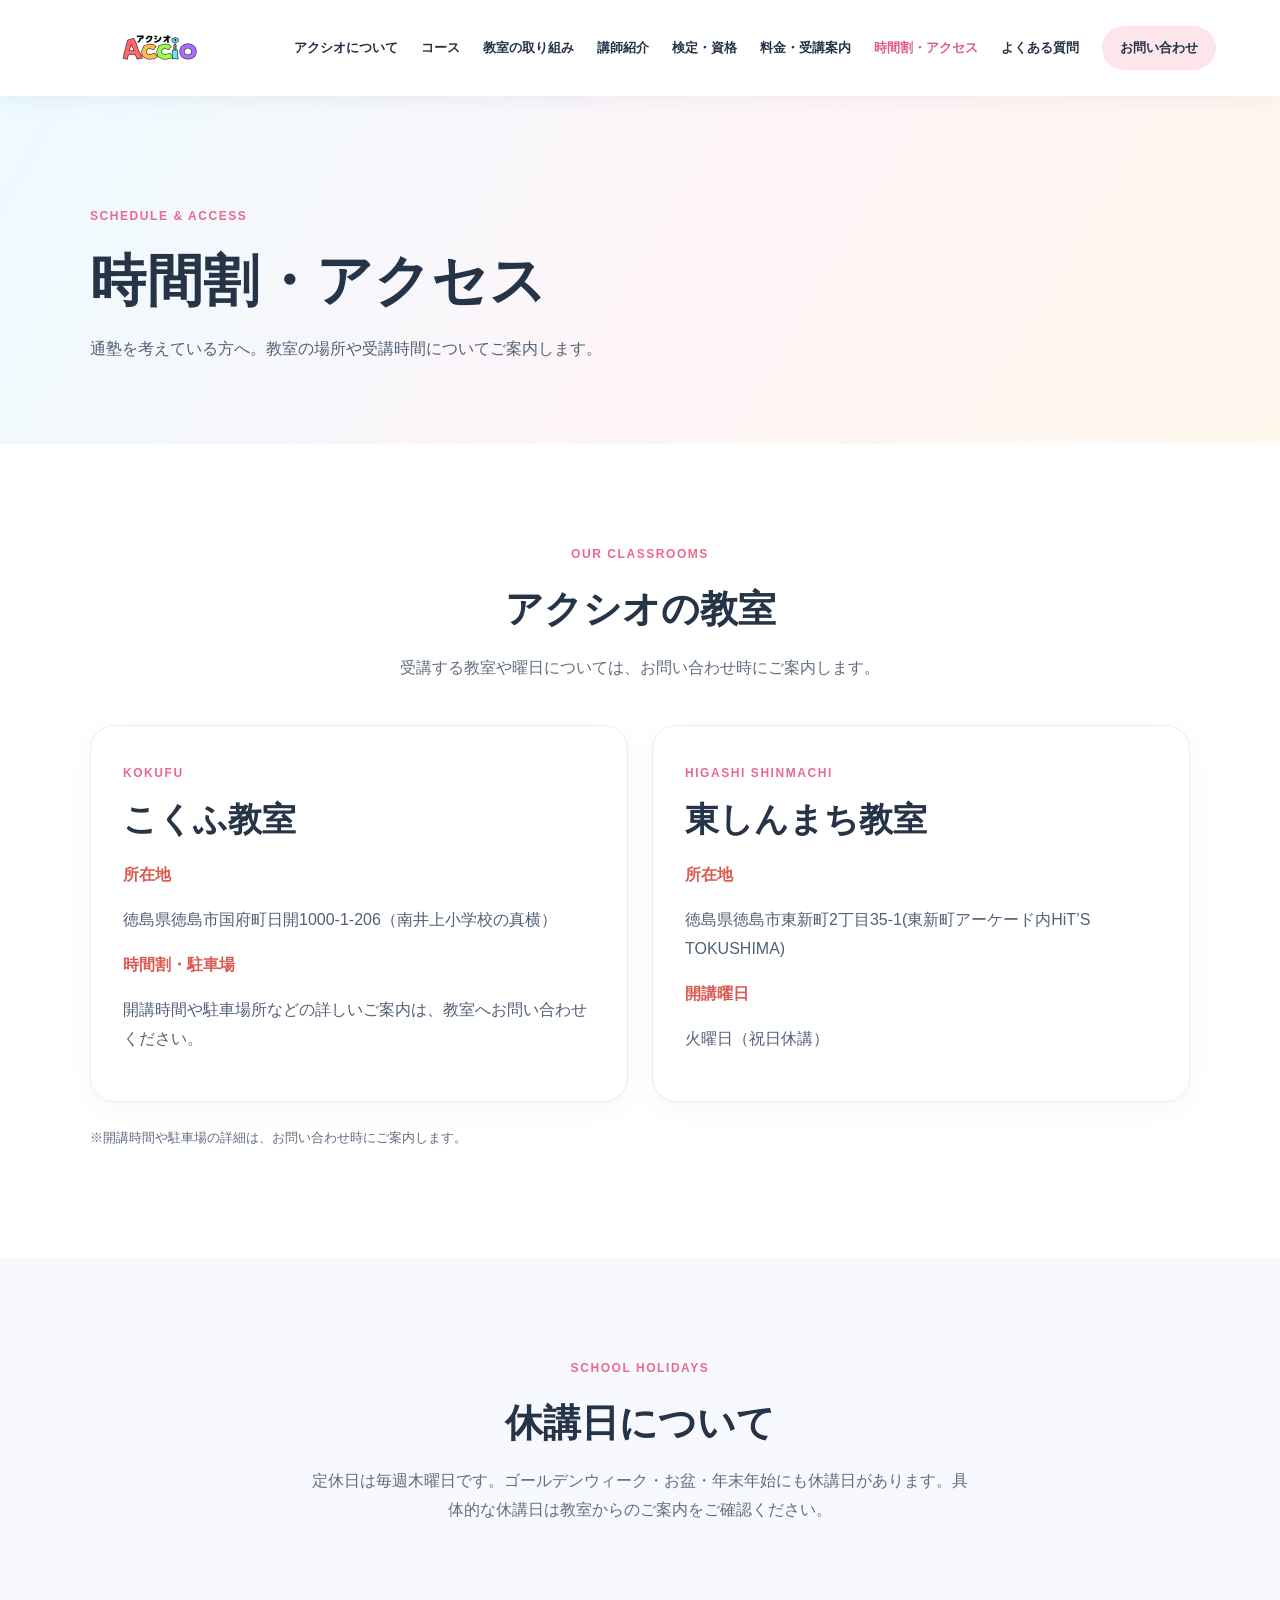
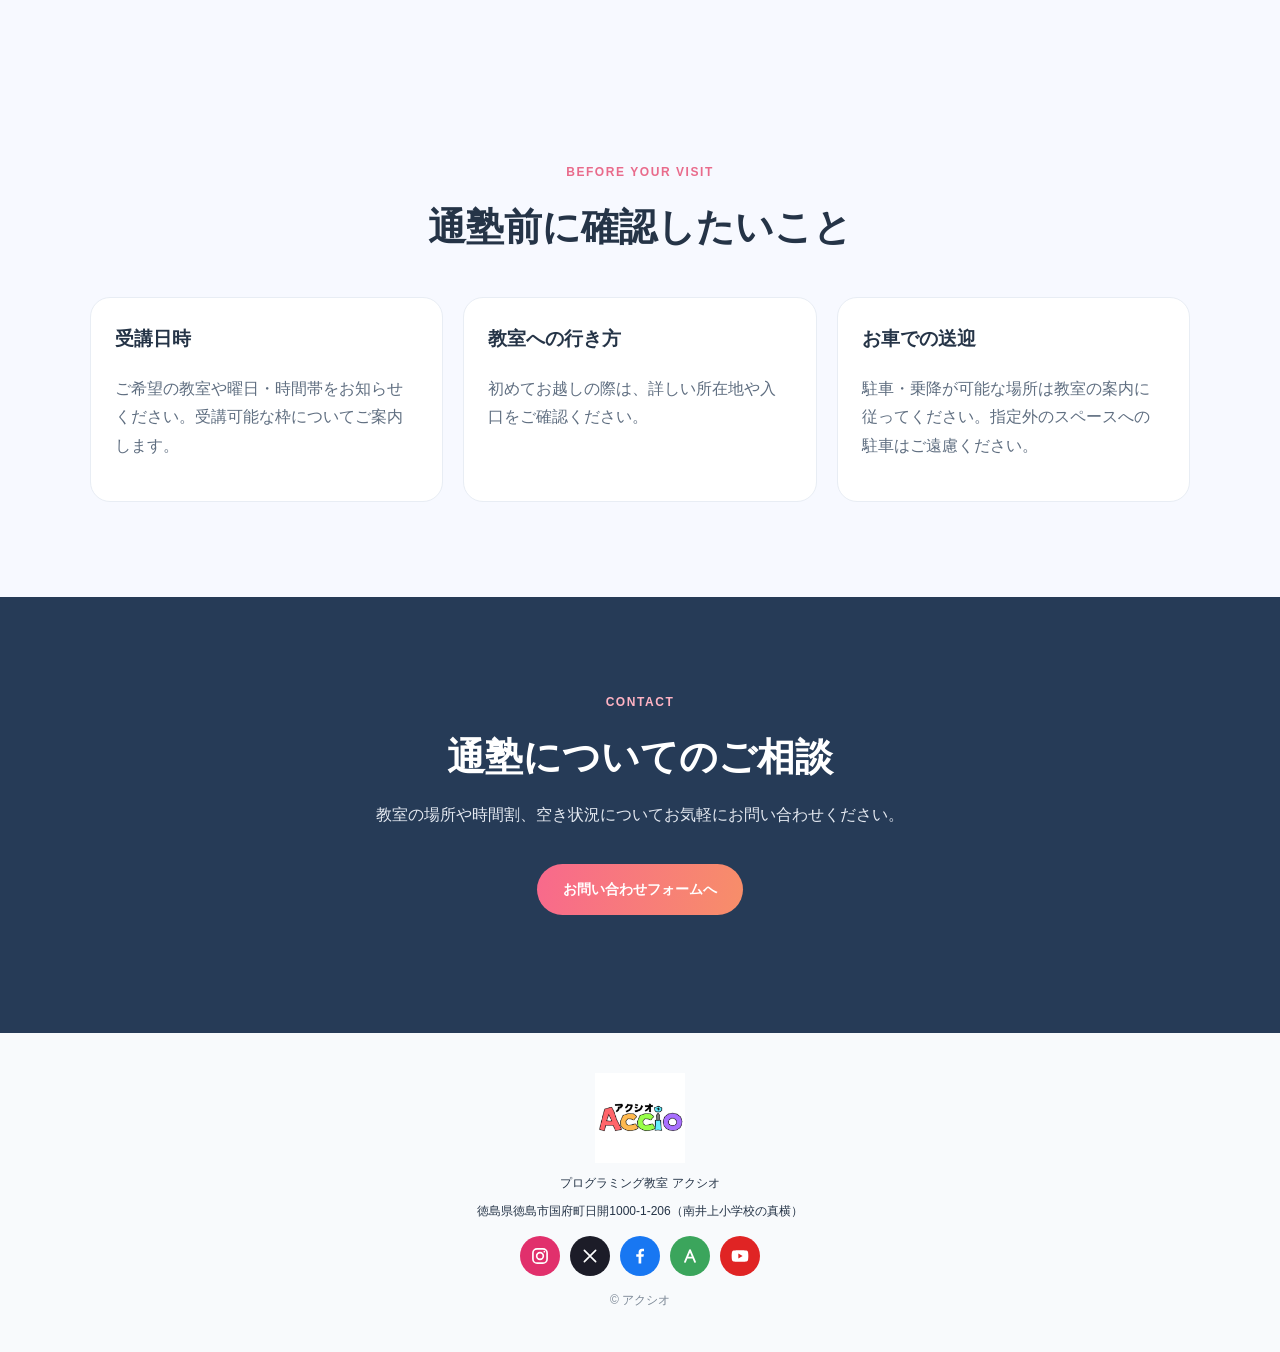
<file: access.html>
<!doctype html><html lang="ja"><head><meta charset="UTF-8"><meta name="viewport" content="width=device-width,initial-scale=1"><meta name="description" content="プログラミング教室アクシオのこくふ教室・東しんまち教室、時間割・アクセスのご案内。"><title>時間割・アクセス｜プログラミング教室 アクシオ</title><link rel="icon" type="image/png" href="assets/character.png"><link rel="stylesheet" href="style.css"></head><body><header class="header"><a class="brand" href="index.html"><img src="assets/logo.png" alt="プログラミング教室 アクシオ ロゴ"></a><button class="menu" aria-expanded="false" aria-controls="nav">☰ メニュー</button><nav id="nav"><a href="about.html">アクシオについて</a><a href="courses.html">コース</a><a href="activities.html">教室の取り組み</a><a href="instructor.html">講師紹介</a><a href="exams.html">検定・資格</a><a href="fees.html">料金・受講案内</a><a href="access.html" aria-current="page">時間割・アクセス</a><a href="faq.html">よくある質問</a><a class="nav-cta" href="contact.html">お問い合わせ</a></nav></header><main>
<section class="page-hero access-detail-hero"><span class="eyebrow">SCHEDULE & ACCESS</span><h1>時間割・アクセス</h1><p>通塾を考えている方へ。教室の場所や受講時間についてご案内します。</p></section>
<section class="section"><div class="section-heading center"><span class="eyebrow">OUR CLASSROOMS</span><h2>アクシオの教室</h2><p>受講する教室や曜日については、お問い合わせ時にご案内します。</p></div><div class="access-detail-grid">
<article class="access-detail-card"><span class="eyebrow">KOKUFU</span><h2>こくふ教室</h2><p class="access-label">所在地</p><p>徳島県徳島市国府町日開1000-1-206（南井上小学校の真横）</p><p class="access-label">時間割・駐車場</p><p>開講時間や駐車場所などの詳しいご案内は、教室へお問い合わせください。</p></article>
<article class="access-detail-card"><span class="eyebrow">HIGASHI SHINMACHI</span><h2>東しんまち教室</h2><p class="access-label">所在地</p><p>徳島県徳島市東新町2丁目35-1(東新町アーケード内HiT’S　TOKUSHIMA)</p><p class="access-label">開講曜日</p><p>火曜日（祝日休講）</p></article>
</div><p class="access-notice">※開講時間や駐車場の詳細は、お問い合わせ時にご案内します。</p></section>
<section class="section section-soft"><div class="section-heading center"><span class="eyebrow">SCHOOL HOLIDAYS</span><h2>休講日について</h2><p>定休日は毎週木曜日です。ゴールデンウィーク・お盆・年末年始にも休講日があります。具体的な休講日は教室からのご案内をご確認ください。</p></div></section>
<section class="section section-soft"><div class="section-heading center"><span class="eyebrow">BEFORE YOUR VISIT</span><h2>通塾前に確認したいこと</h2></div><div class="access-info-grid"><article><h3>受講日時</h3><p>ご希望の教室や曜日・時間帯をお知らせください。受講可能な枠についてご案内します。</p></article><article><h3>教室への行き方</h3><p>初めてお越しの際は、詳しい所在地や入口をご確認ください。</p></article><article><h3>お車での送迎</h3><p>駐車・乗降が可能な場所は教室の案内に従ってください。指定外のスペースへの駐車はご遠慮ください。</p></article></div></section>
<section class="contact"><div class="contact-inner"><span class="eyebrow">CONTACT</span><h2>通塾についてのご相談</h2><p>教室の場所や時間割、空き状況についてお気軽にお問い合わせください。</p><a class="btn primary" href="contact.html">お問い合わせフォームへ</a></div></section></main><footer><img src="assets/logo.png" alt="アクシオ"><p>プログラミング教室 アクシオ</p><p class="foot-addr">徳島県徳島市国府町日開1000-1-206（南井上小学校の真横）</p><ul class="sns" aria-label="アクシオの公式SNS"><li><a href="https://www.instagram.com/accio29113/" target="_blank" rel="noopener noreferrer" aria-label="Instagram" title="Instagram" style="background:#e1306c"><svg viewBox="0 0 24 24" width="20" height="20" fill="none" stroke="#fff" stroke-width="2" stroke-linecap="round"><rect x="3.5" y="3.5" width="17" height="17" rx="5"/><circle cx="12" cy="12" r="4"/><circle cx="17.2" cy="6.8" r="1" fill="#fff" stroke="none"/></svg></a></li><li><a href="https://x.com/accio29113" target="_blank" rel="noopener noreferrer" aria-label="X" title="X" style="background:#1c1c28"><svg viewBox="0 0 24 24" width="18" height="18" fill="none" stroke="#fff" stroke-width="2.2" stroke-linecap="round"><path d="M4.5 4.5l15 15M19.5 4.5l-15 15"/></svg></a></li><li><a href="https://www.facebook.com/accio29113" target="_blank" rel="noopener noreferrer" aria-label="Facebook" title="Facebook" style="background:#1877f2"><svg viewBox="0 0 24 24" width="20" height="20" fill="#fff"><path d="M13.5 21v-8h2.7l.5-3.2h-3.2V7.8c0-.9.4-1.6 1.7-1.6h1.6V3.4c-.3 0-1.3-.2-2.4-.2-2.5 0-4.1 1.5-4.1 4.2v2.4H7.5V13h2.8v8z"/></svg></a></li><li><a href="https://ameblo.jp/bz178love54/" target="_blank" rel="noopener noreferrer" aria-label="アメブロ" title="アメブロ" style="background:#3ba55c"><svg viewBox="0 0 24 24" width="20" height="20" fill="none" stroke="#fff" stroke-width="2.2" stroke-linecap="round" stroke-linejoin="round"><path d="M6 19L12 5l6 14M8.5 14h7"/></svg></a></li><li><a href="https://www.youtube.com/@accio29113" target="_blank" rel="noopener noreferrer" aria-label="YouTube" title="YouTube" style="background:#e02424"><svg viewBox="0 0 24 24" width="20" height="20" fill="#fff"><path d="M21.6 7.2a2.5 2.5 0 0 0-1.8-1.8C18.2 5 12 5 12 5s-6.2 0-7.8.4A2.5 2.5 0 0 0 2.4 7.2C2 8.8 2 12 2 12s0 3.2.4 4.8a2.5 2.5 0 0 0 1.8 1.8C5.8 19 12 19 12 19s6.2 0 7.8-.4a2.5 2.5 0 0 0 1.8-1.8c.4-1.6.4-4.8.4-4.8s0-3.2-.4-4.8zM10 15V9l5.2 3z"/></svg></a></li></ul><p class="note">© アクシオ</p></footer><script src="script.js"></script></body></html>
</file>
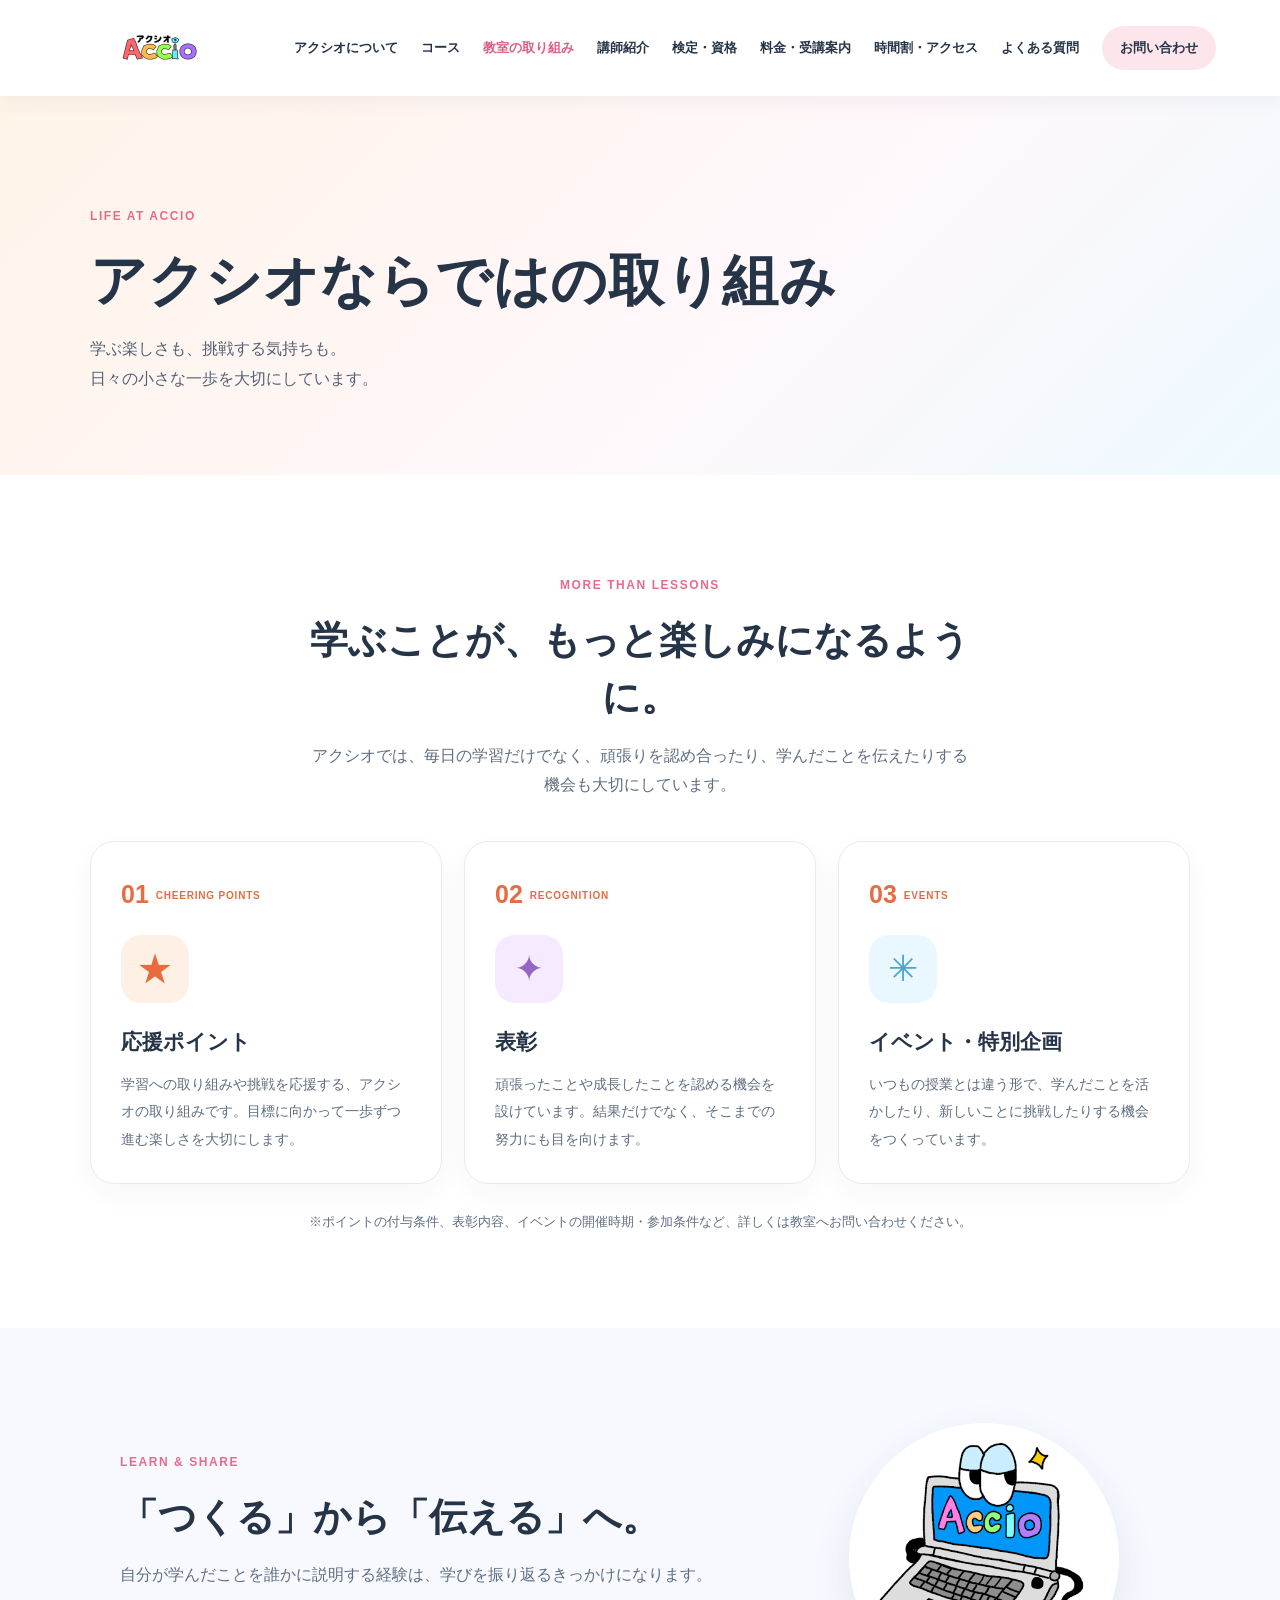
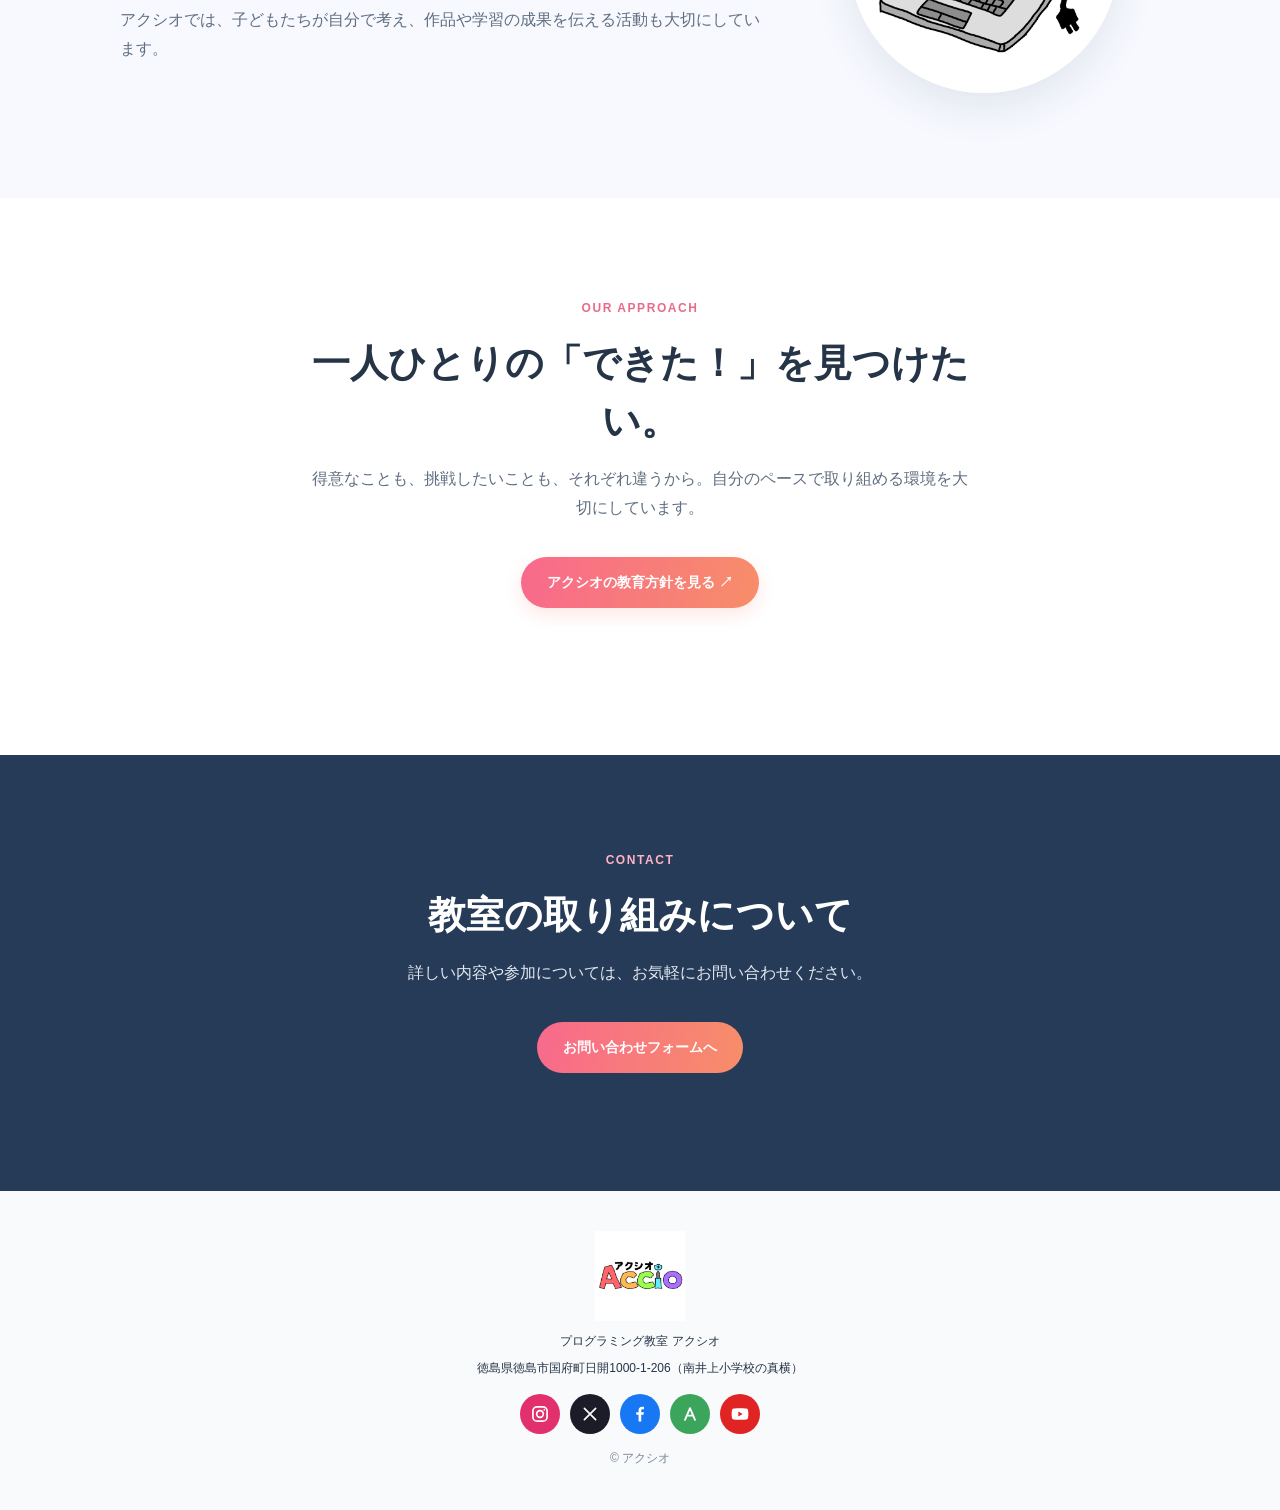
<file: activities.html>
<!doctype html>
<html lang="ja"><head><meta charset="UTF-8"><meta name="viewport" content="width=device-width,initial-scale=1"><meta name="description" content="プログラミング教室アクシオの教室での取り組み。応援ポイント・表彰・イベントなどをご紹介。"><title>教室の取り組み｜プログラミング教室 アクシオ</title><link rel="icon" type="image/png" href="assets/character.png"><link rel="stylesheet" href="style.css"></head>
<body><header class="header"><a class="brand" href="index.html"><img src="assets/logo.png" alt="プログラミング教室 アクシオ ロゴ"></a><button class="menu" aria-expanded="false" aria-controls="nav">☰ メニュー</button><nav id="nav"><a href="about.html">アクシオについて</a><a href="courses.html">コース</a><a href="activities.html" aria-current="page">教室の取り組み</a><a href="instructor.html">講師紹介</a><a href="exams.html">検定・資格</a><a href="fees.html">料金・受講案内</a><a href="access.html">時間割・アクセス</a><a href="faq.html">よくある質問</a><a class="nav-cta" href="contact.html">お問い合わせ</a></nav></header>
<main><section class="page-hero activities-hero"><span class="eyebrow">LIFE AT ACCIO</span><h1>アクシオならではの取り組み</h1><p>学ぶ楽しさも、挑戦する気持ちも。<br>日々の小さな一歩を大切にしています。</p></section>
<section class="section"><div class="section-heading center"><span class="eyebrow">MORE THAN LESSONS</span><h2>学ぶことが、もっと楽しみになるように。</h2><p>アクシオでは、毎日の学習だけでなく、頑張りを認め合ったり、学んだことを伝えたりする機会も大切にしています。</p></div><div class="activity-grid">
<article class="activity-card"><div class="activity-number">01 <span>CHEERING POINTS</span></div><div class="activity-symbol" aria-hidden="true">★</div><h3>応援ポイント</h3><p>学習への取り組みや挑戦を応援する、アクシオの取り組みです。目標に向かって一歩ずつ進む楽しさを大切にします。</p></article>
<article class="activity-card"><div class="activity-number">02 <span>RECOGNITION</span></div><div class="activity-symbol" aria-hidden="true">✦</div><h3>表彰</h3><p>頑張ったことや成長したことを認める機会を設けています。結果だけでなく、そこまでの努力にも目を向けます。</p></article>
<article class="activity-card"><div class="activity-number">03 <span>EVENTS</span></div><div class="activity-symbol" aria-hidden="true">✳</div><h3>イベント・特別企画</h3><p>いつもの授業とは違う形で、学んだことを活かしたり、新しいことに挑戦したりする機会をつくっています。</p></article>
</div><p class="activity-note">※ポイントの付与条件、表彰内容、イベントの開催時期・参加条件など、詳しくは教室へお問い合わせください。</p></section>
<section class="section section-soft"><div class="activity-highlight"><div><span class="eyebrow">LEARN & SHARE</span><h2>「つくる」から「伝える」へ。</h2><p>自分が学んだことを誰かに説明する経験は、学びを振り返るきっかけになります。</p><p>アクシオでは、子どもたちが自分で考え、作品や学習の成果を伝える活動も大切にしています。</p></div><div class="activity-highlight-art"><img src="assets/character.png" alt="アクシオのオリジナルキャラクター"></div></div></section>
<section class="section"><div class="section-heading center"><span class="eyebrow">OUR APPROACH</span><h2>一人ひとりの「できた！」を見つけたい。</h2><p>得意なことも、挑戦したいことも、それぞれ違うから。自分のペースで取り組める環境を大切にしています。</p><a class="btn activity-link" href="about.html">アクシオの教育方針を見る ↗</a></div></section>
<section class="contact"><div class="contact-inner"><span class="eyebrow">CONTACT</span><h2>教室の取り組みについて</h2><p>詳しい内容や参加については、お気軽にお問い合わせください。</p><a class="btn primary" href="contact.html">お問い合わせフォームへ</a></div></section></main><footer><img src="assets/logo.png" alt="アクシオ"><p>プログラミング教室 アクシオ</p><p class="foot-addr">徳島県徳島市国府町日開1000-1-206（南井上小学校の真横）</p><ul class="sns" aria-label="アクシオの公式SNS"><li><a href="https://www.instagram.com/accio29113/" target="_blank" rel="noopener noreferrer" aria-label="Instagram" title="Instagram" style="background:#e1306c"><svg viewBox="0 0 24 24" width="20" height="20" fill="none" stroke="#fff" stroke-width="2" stroke-linecap="round"><rect x="3.5" y="3.5" width="17" height="17" rx="5"/><circle cx="12" cy="12" r="4"/><circle cx="17.2" cy="6.8" r="1" fill="#fff" stroke="none"/></svg></a></li><li><a href="https://x.com/accio29113" target="_blank" rel="noopener noreferrer" aria-label="X" title="X" style="background:#1c1c28"><svg viewBox="0 0 24 24" width="18" height="18" fill="none" stroke="#fff" stroke-width="2.2" stroke-linecap="round"><path d="M4.5 4.5l15 15M19.5 4.5l-15 15"/></svg></a></li><li><a href="https://www.facebook.com/accio29113" target="_blank" rel="noopener noreferrer" aria-label="Facebook" title="Facebook" style="background:#1877f2"><svg viewBox="0 0 24 24" width="20" height="20" fill="#fff"><path d="M13.5 21v-8h2.7l.5-3.2h-3.2V7.8c0-.9.4-1.6 1.7-1.6h1.6V3.4c-.3 0-1.3-.2-2.4-.2-2.5 0-4.1 1.5-4.1 4.2v2.4H7.5V13h2.8v8z"/></svg></a></li><li><a href="https://ameblo.jp/bz178love54/" target="_blank" rel="noopener noreferrer" aria-label="アメブロ" title="アメブロ" style="background:#3ba55c"><svg viewBox="0 0 24 24" width="20" height="20" fill="none" stroke="#fff" stroke-width="2.2" stroke-linecap="round" stroke-linejoin="round"><path d="M6 19L12 5l6 14M8.5 14h7"/></svg></a></li><li><a href="https://www.youtube.com/@accio29113" target="_blank" rel="noopener noreferrer" aria-label="YouTube" title="YouTube" style="background:#e02424"><svg viewBox="0 0 24 24" width="20" height="20" fill="#fff"><path d="M21.6 7.2a2.5 2.5 0 0 0-1.8-1.8C18.2 5 12 5 12 5s-6.2 0-7.8.4A2.5 2.5 0 0 0 2.4 7.2C2 8.8 2 12 2 12s0 3.2.4 4.8a2.5 2.5 0 0 0 1.8 1.8C5.8 19 12 19 12 19s6.2 0 7.8-.4a2.5 2.5 0 0 0 1.8-1.8c.4-1.6.4-4.8.4-4.8s0-3.2-.4-4.8zM10 15V9l5.2 3z"/></svg></a></li></ul><p class="note">© アクシオ</p></footer><script src="script.js"></script></body></html>
</file>
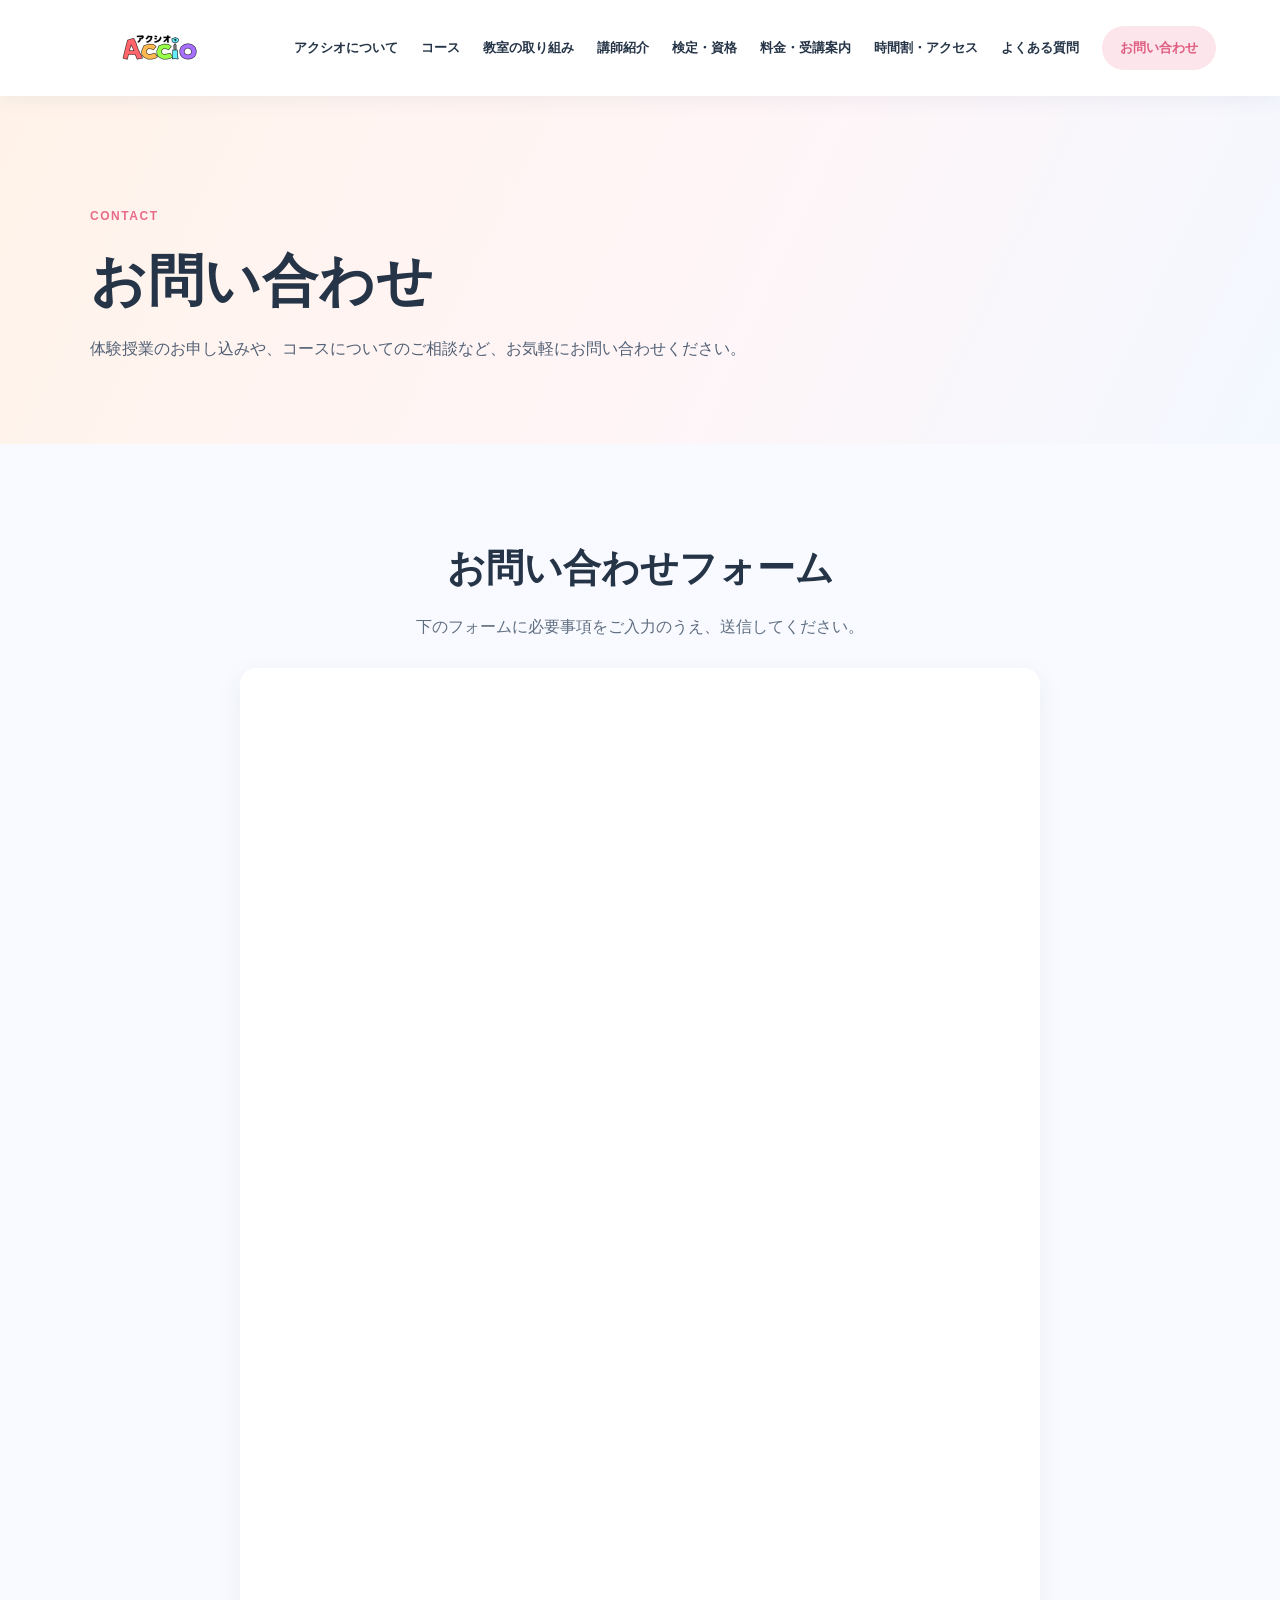
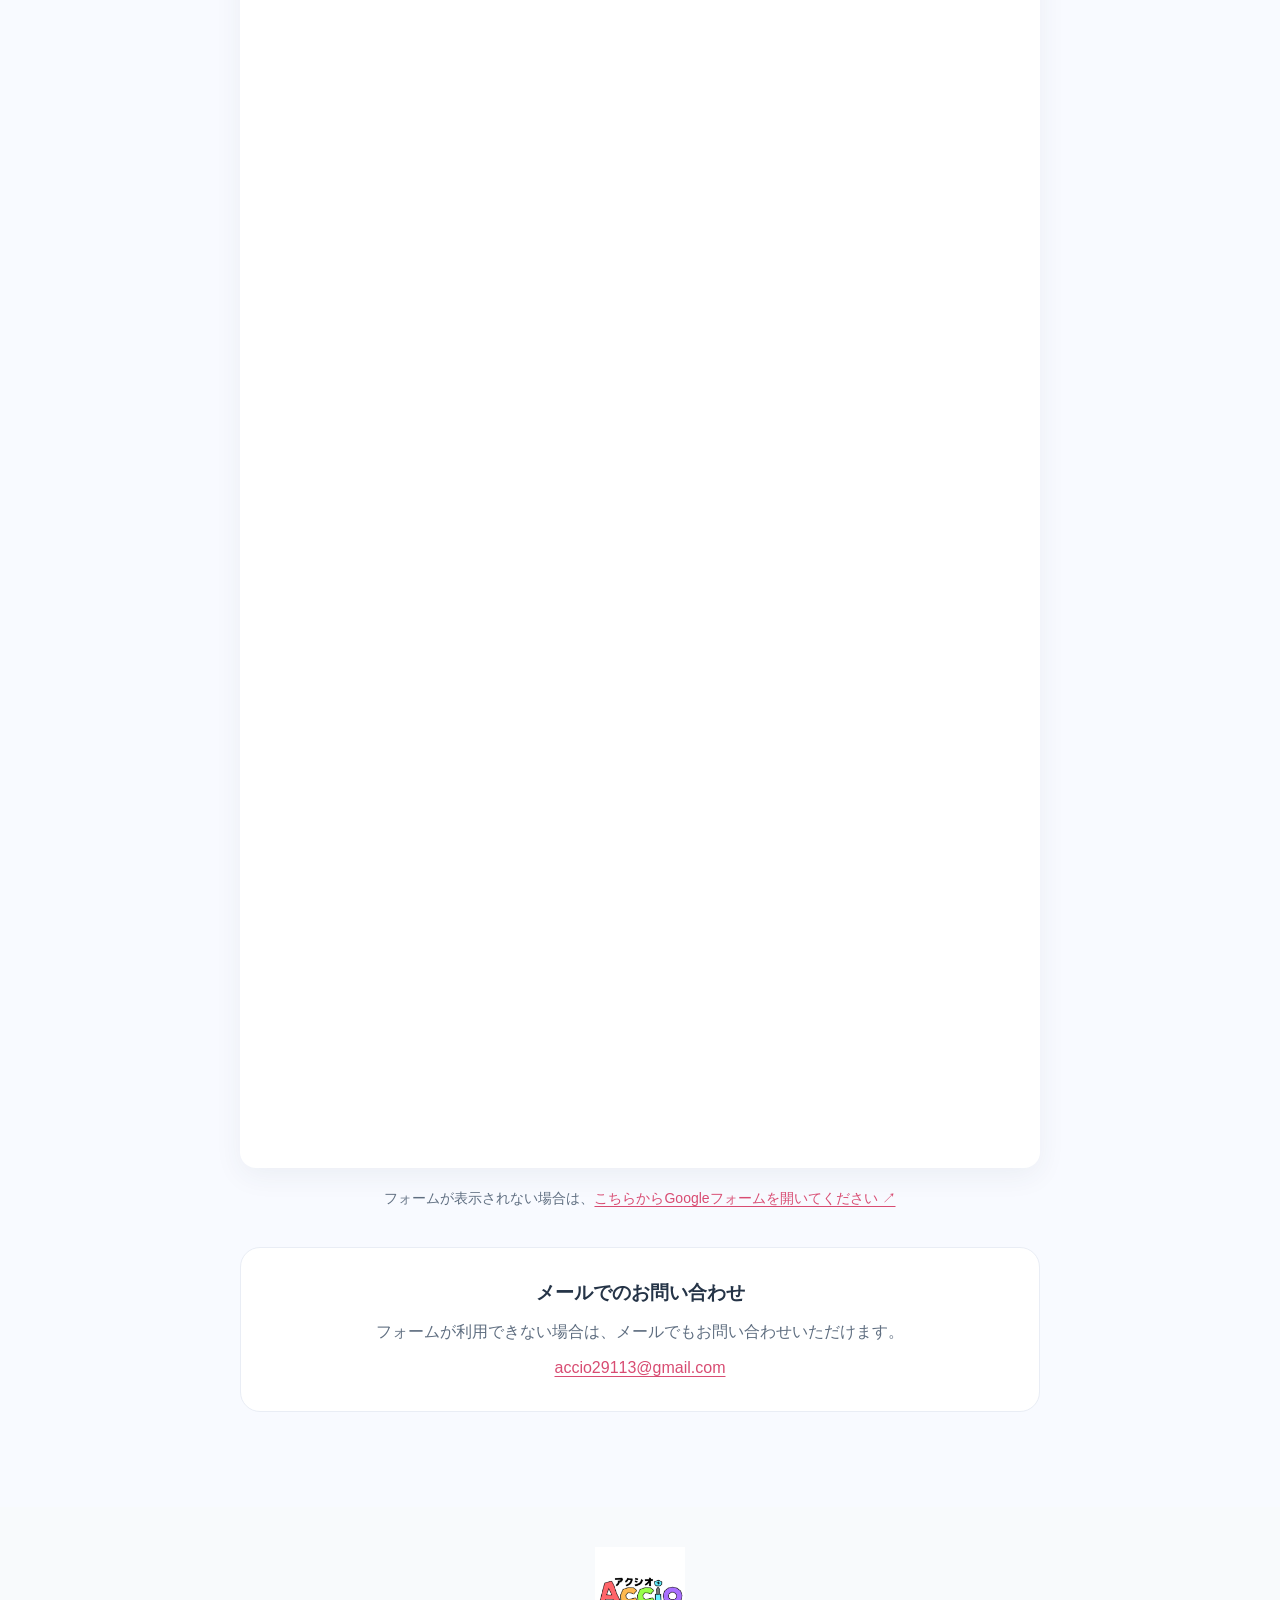
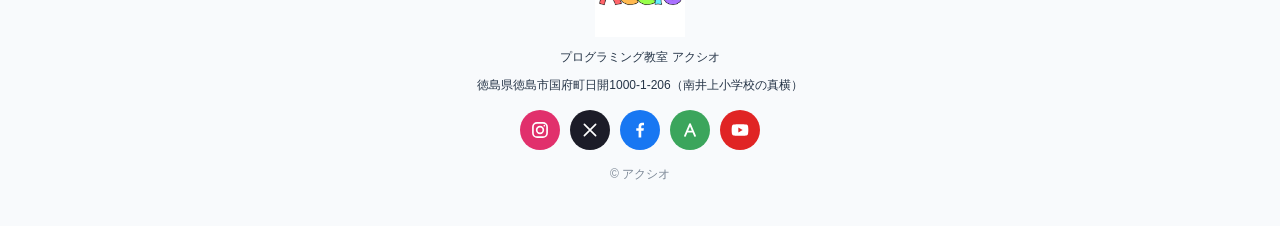
<file: contact.html>
<!doctype html><html lang="ja"><head><meta charset="UTF-8"><meta name="viewport" content="width=device-width,initial-scale=1"><meta name="description" content="プログラミング教室アクシオへの体験授業のお申し込み・ご相談・お問い合わせ。"><title>お問い合わせ｜プログラミング教室 アクシオ</title><link rel="icon" type="image/png" href="assets/character.png"><link rel="stylesheet" href="style.css"></head><body><header class="header"><a class="brand" href="index.html"><img src="assets/logo.png" alt="プログラミング教室 アクシオ ロゴ"></a><button class="menu" aria-expanded="false" aria-controls="nav">☰ メニュー</button><nav id="nav"><a href="about.html">アクシオについて</a><a href="courses.html">コース</a><a href="activities.html">教室の取り組み</a><a href="instructor.html">講師紹介</a><a href="exams.html">検定・資格</a><a href="fees.html">料金・受講案内</a><a href="access.html">時間割・アクセス</a><a href="faq.html">よくある質問</a><a class="nav-cta" href="contact.html" aria-current="page">お問い合わせ</a></nav></header><main>
<section class="page-hero contact-page-hero"><span class="eyebrow">CONTACT</span><h1>お問い合わせ</h1><p>体験授業のお申し込みや、コースについてのご相談など、お気軽にお問い合わせください。</p></section>
<section class="section contact-form-section"><div class="contact-form-wrap"><div class="contact-form-intro"><h2>お問い合わせフォーム</h2><p>下のフォームに必要事項をご入力のうえ、送信してください。</p></div>
<iframe class="google-contact-form" src="https://docs.google.com/forms/d/e/1FAIpQLSdkqtWFHNfhUqigOPQ6MAlRJA54YKW0S_pAwkJ52RMXYvyKtA/viewform?embedded=true" title="アクシオ お問い合わせフォーム" loading="lazy">読み込んでいます…</iframe>
<p class="form-fallback">フォームが表示されない場合は、<a href="https://docs.google.com/forms/d/e/1FAIpQLSdkqtWFHNfhUqigOPQ6MAlRJA54YKW0S_pAwkJ52RMXYvyKtA/viewform" target="_blank" rel="noopener noreferrer">こちらからGoogleフォームを開いてください ↗</a></p>
<div class="contact-alt"><h3>メールでのお問い合わせ</h3><p>フォームが利用できない場合は、メールでもお問い合わせいただけます。</p><a href="mailto:accio29113@gmail.com">accio29113@gmail.com</a></div>
</div></section>
</main><footer><img src="assets/logo.png" alt="アクシオ"><p>プログラミング教室 アクシオ</p><p class="foot-addr">徳島県徳島市国府町日開1000-1-206（南井上小学校の真横）</p><ul class="sns" aria-label="アクシオの公式SNS"><li><a href="https://www.instagram.com/accio29113/" target="_blank" rel="noopener noreferrer" aria-label="Instagram" title="Instagram" style="background:#e1306c"><svg viewBox="0 0 24 24" width="20" height="20" fill="none" stroke="#fff" stroke-width="2" stroke-linecap="round"><rect x="3.5" y="3.5" width="17" height="17" rx="5"/><circle cx="12" cy="12" r="4"/><circle cx="17.2" cy="6.8" r="1" fill="#fff" stroke="none"/></svg></a></li><li><a href="https://x.com/accio29113" target="_blank" rel="noopener noreferrer" aria-label="X" title="X" style="background:#1c1c28"><svg viewBox="0 0 24 24" width="18" height="18" fill="none" stroke="#fff" stroke-width="2.2" stroke-linecap="round"><path d="M4.5 4.5l15 15M19.5 4.5l-15 15"/></svg></a></li><li><a href="https://www.facebook.com/accio29113" target="_blank" rel="noopener noreferrer" aria-label="Facebook" title="Facebook" style="background:#1877f2"><svg viewBox="0 0 24 24" width="20" height="20" fill="#fff"><path d="M13.5 21v-8h2.7l.5-3.2h-3.2V7.8c0-.9.4-1.6 1.7-1.6h1.6V3.4c-.3 0-1.3-.2-2.4-.2-2.5 0-4.1 1.5-4.1 4.2v2.4H7.5V13h2.8v8z"/></svg></a></li><li><a href="https://ameblo.jp/bz178love54/" target="_blank" rel="noopener noreferrer" aria-label="アメブロ" title="アメブロ" style="background:#3ba55c"><svg viewBox="0 0 24 24" width="20" height="20" fill="none" stroke="#fff" stroke-width="2.2" stroke-linecap="round" stroke-linejoin="round"><path d="M6 19L12 5l6 14M8.5 14h7"/></svg></a></li><li><a href="https://www.youtube.com/@accio29113" target="_blank" rel="noopener noreferrer" aria-label="YouTube" title="YouTube" style="background:#e02424"><svg viewBox="0 0 24 24" width="20" height="20" fill="#fff"><path d="M21.6 7.2a2.5 2.5 0 0 0-1.8-1.8C18.2 5 12 5 12 5s-6.2 0-7.8.4A2.5 2.5 0 0 0 2.4 7.2C2 8.8 2 12 2 12s0 3.2.4 4.8a2.5 2.5 0 0 0 1.8 1.8C5.8 19 12 19 12 19s6.2 0 7.8-.4a2.5 2.5 0 0 0 1.8-1.8c.4-1.6.4-4.8.4-4.8s0-3.2-.4-4.8zM10 15V9l5.2 3z"/></svg></a></li></ul><p class="note">© アクシオ</p></footer><script src="script.js"></script></body></html>
</file>
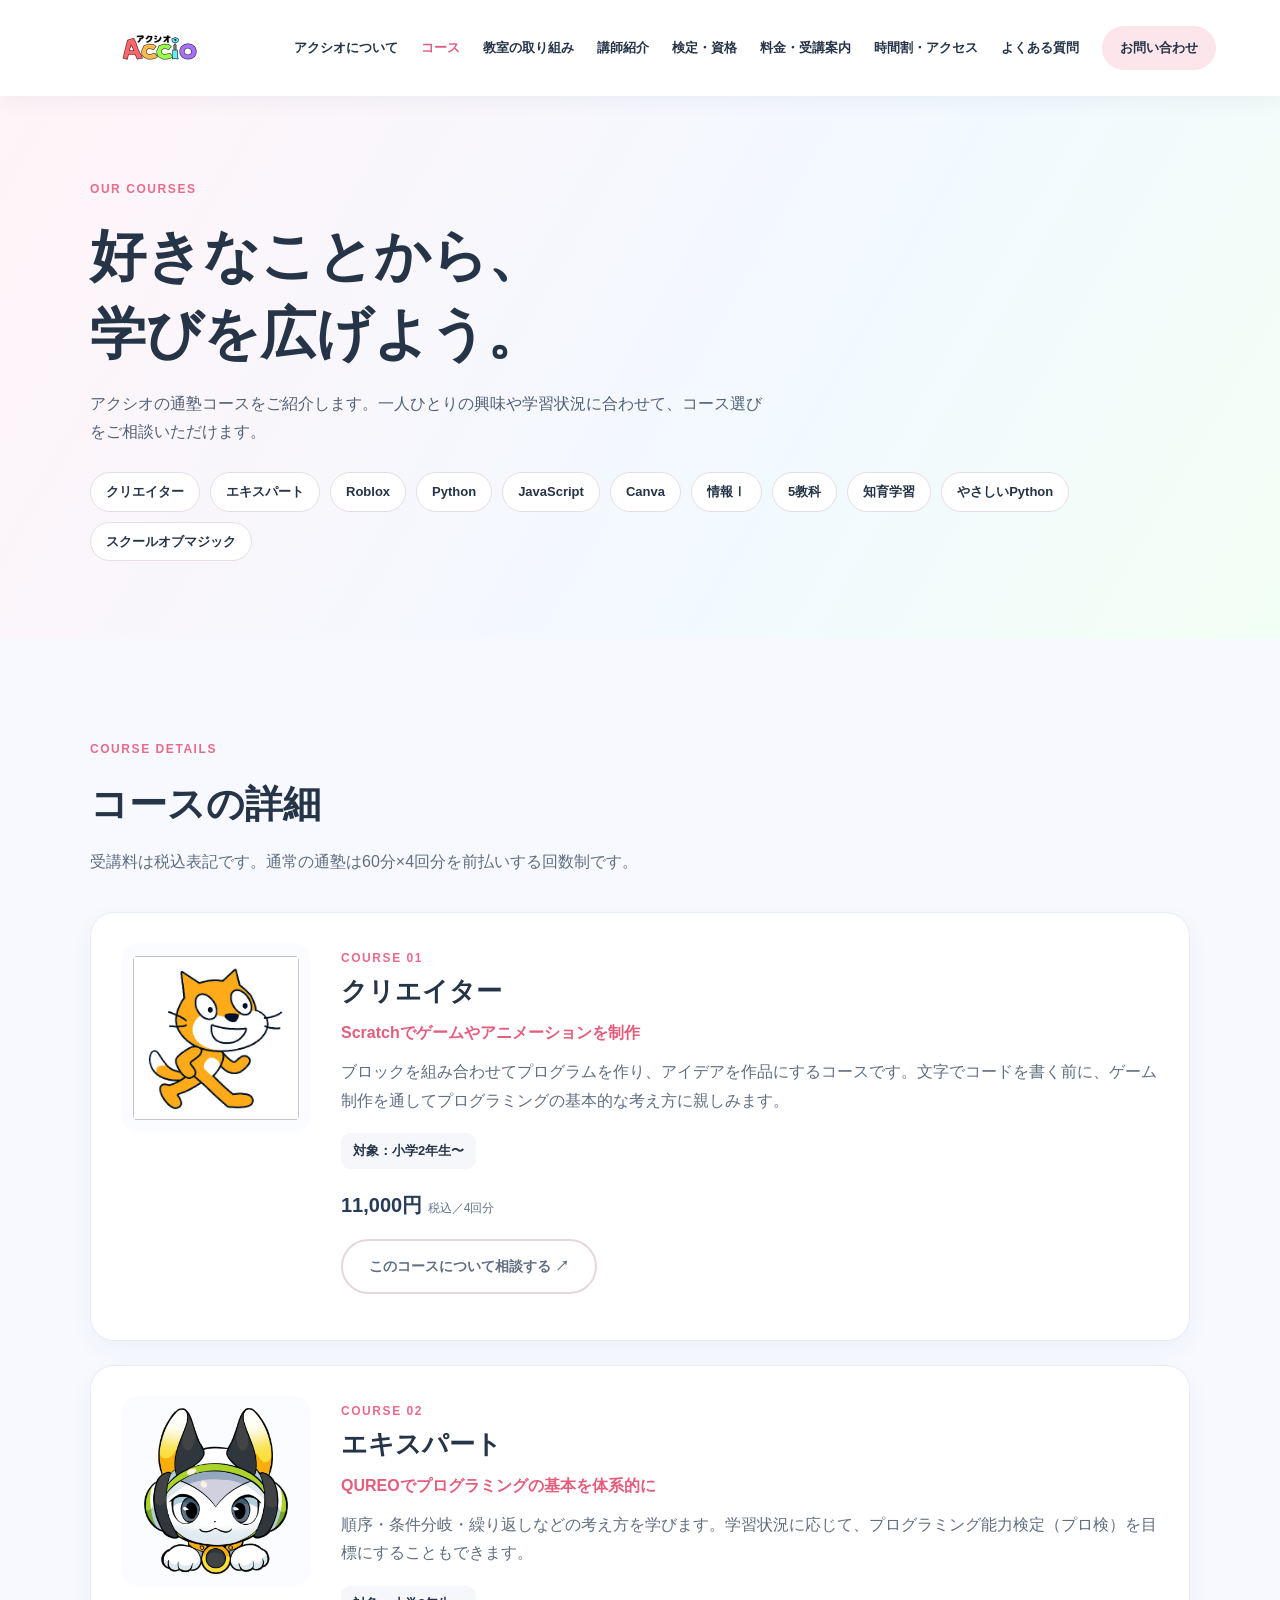
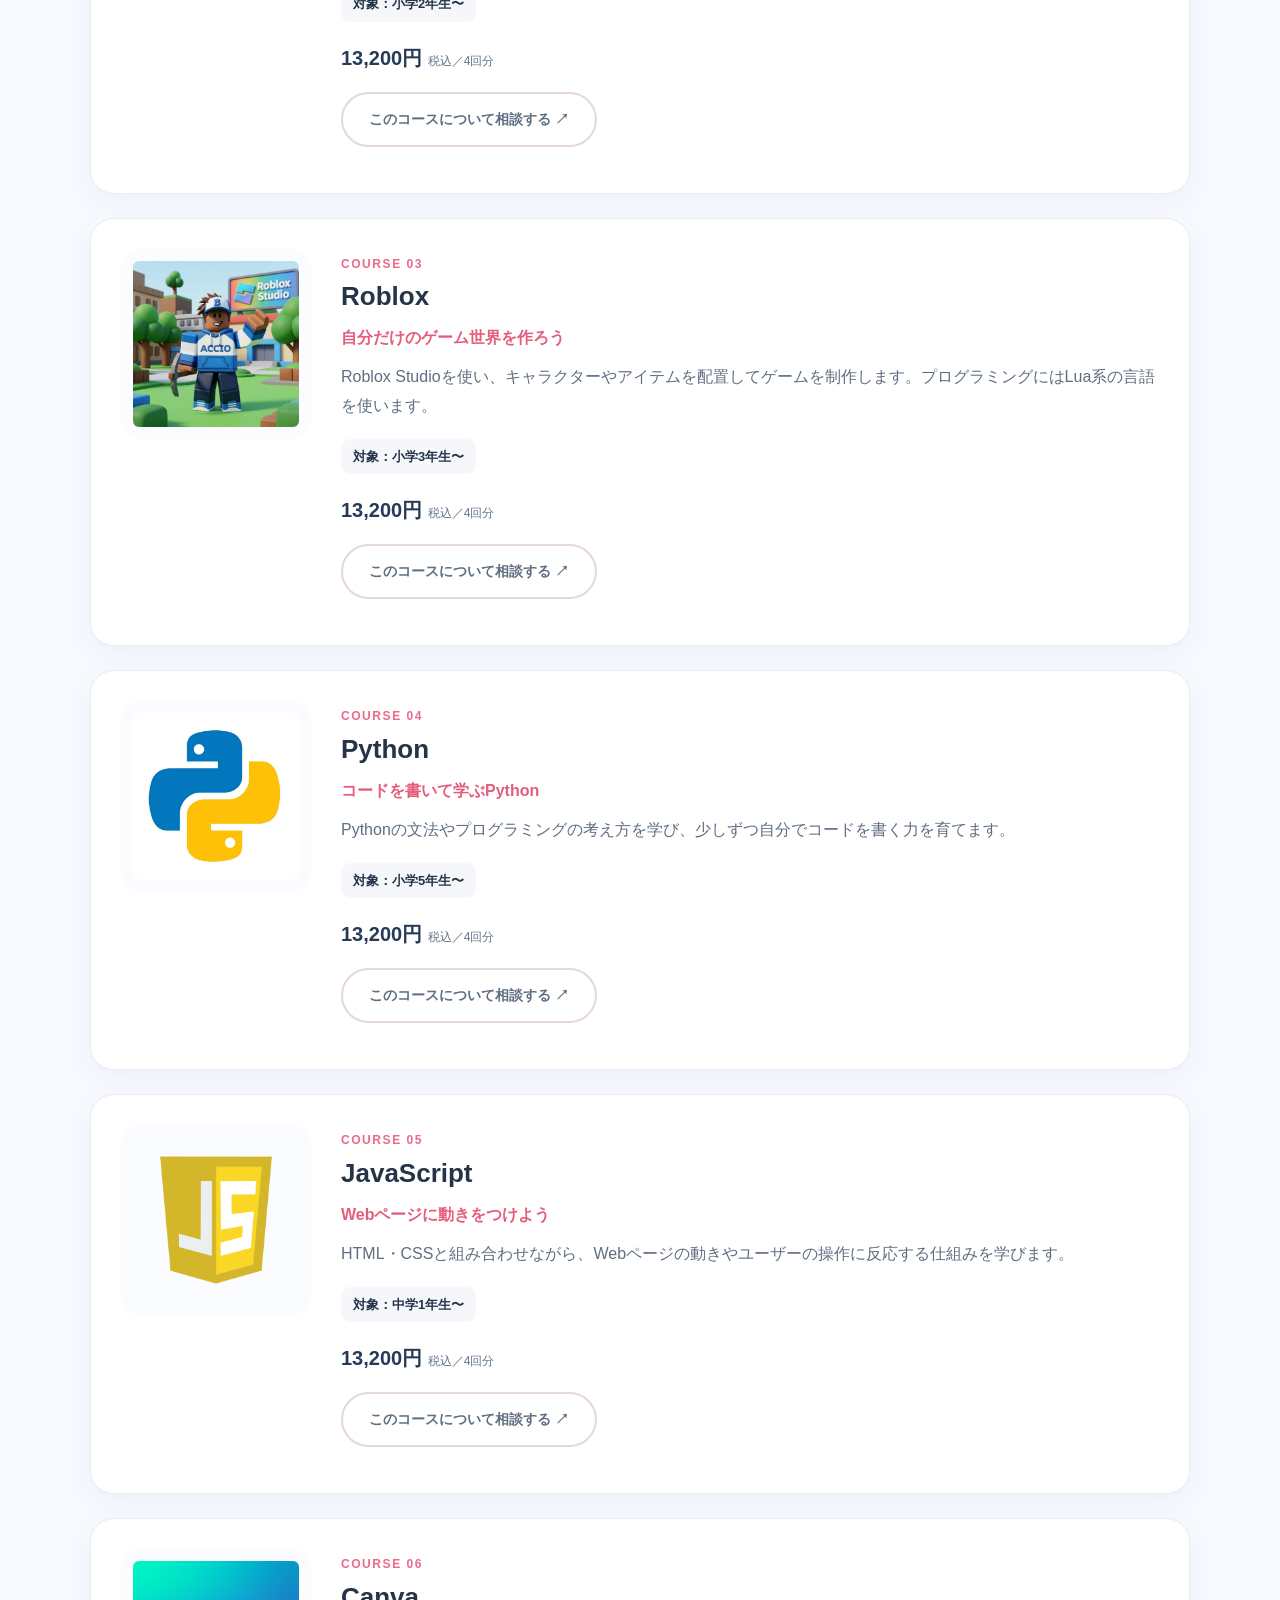
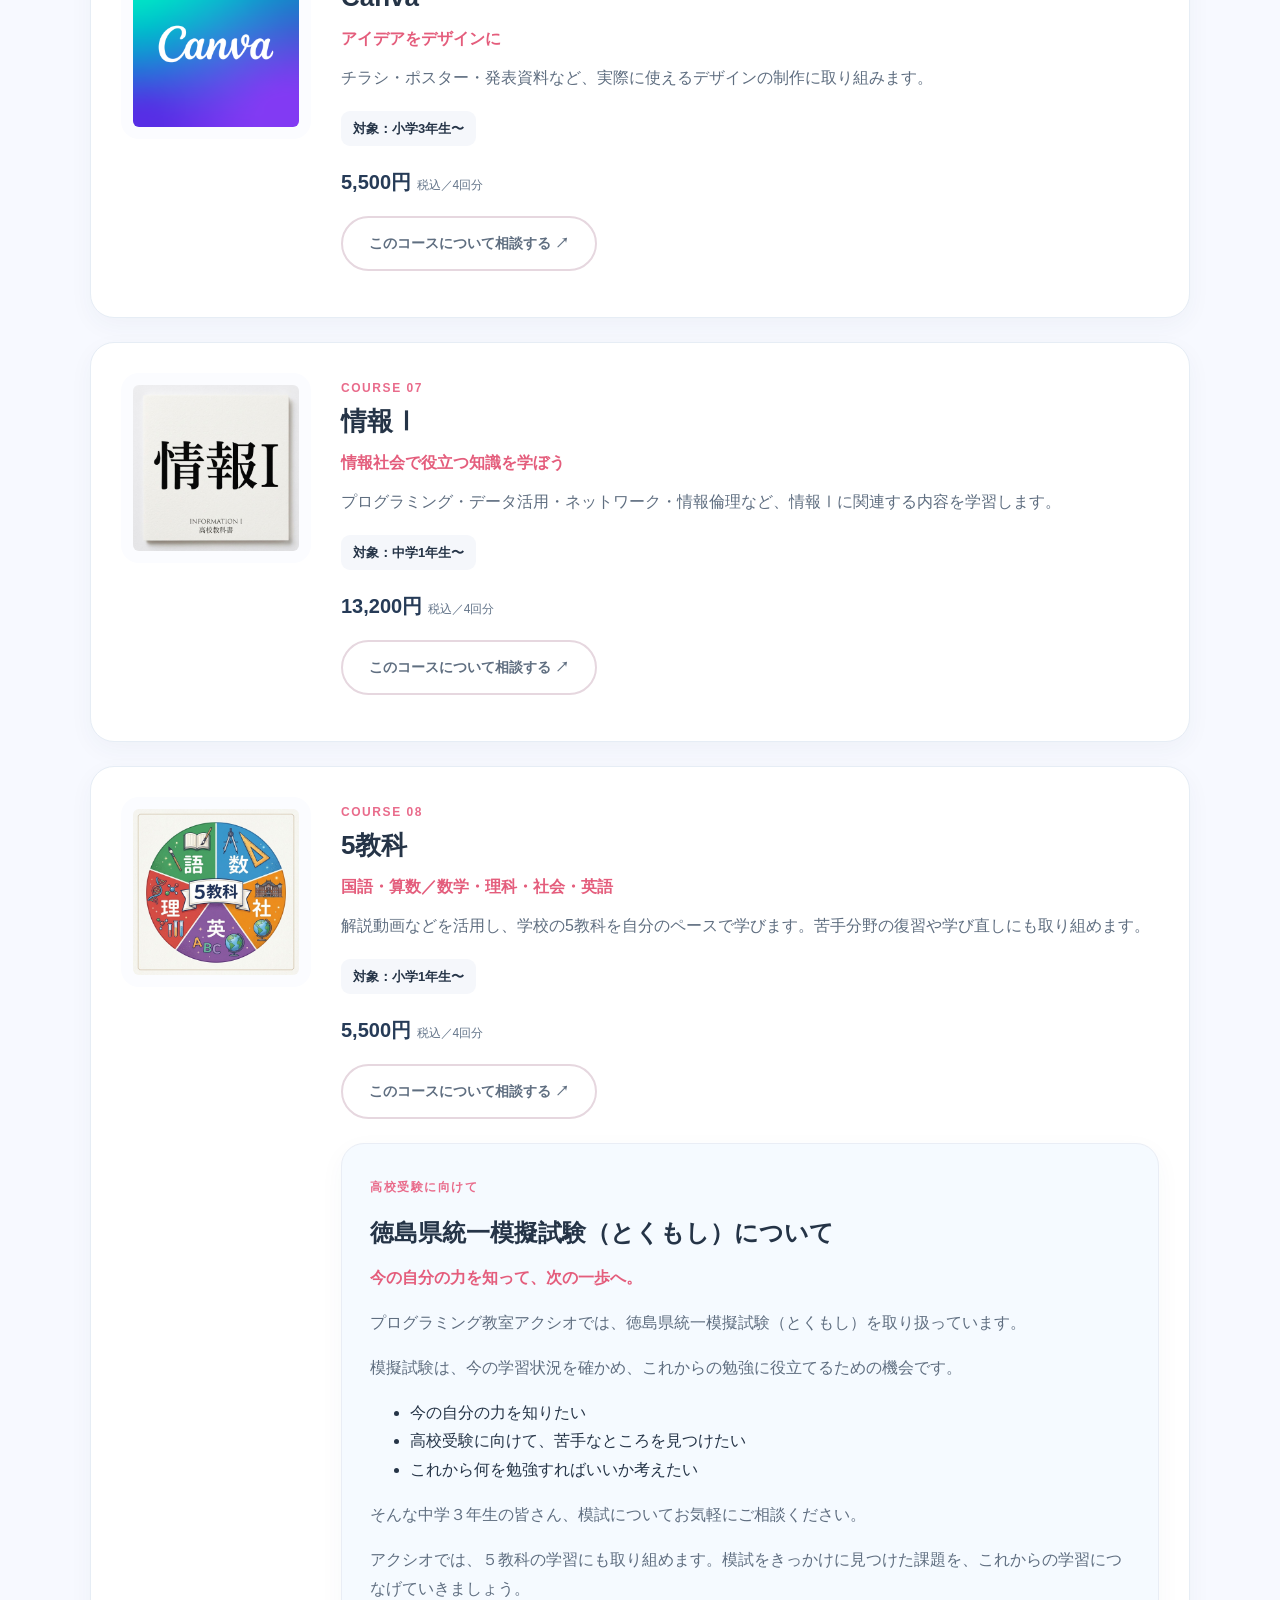
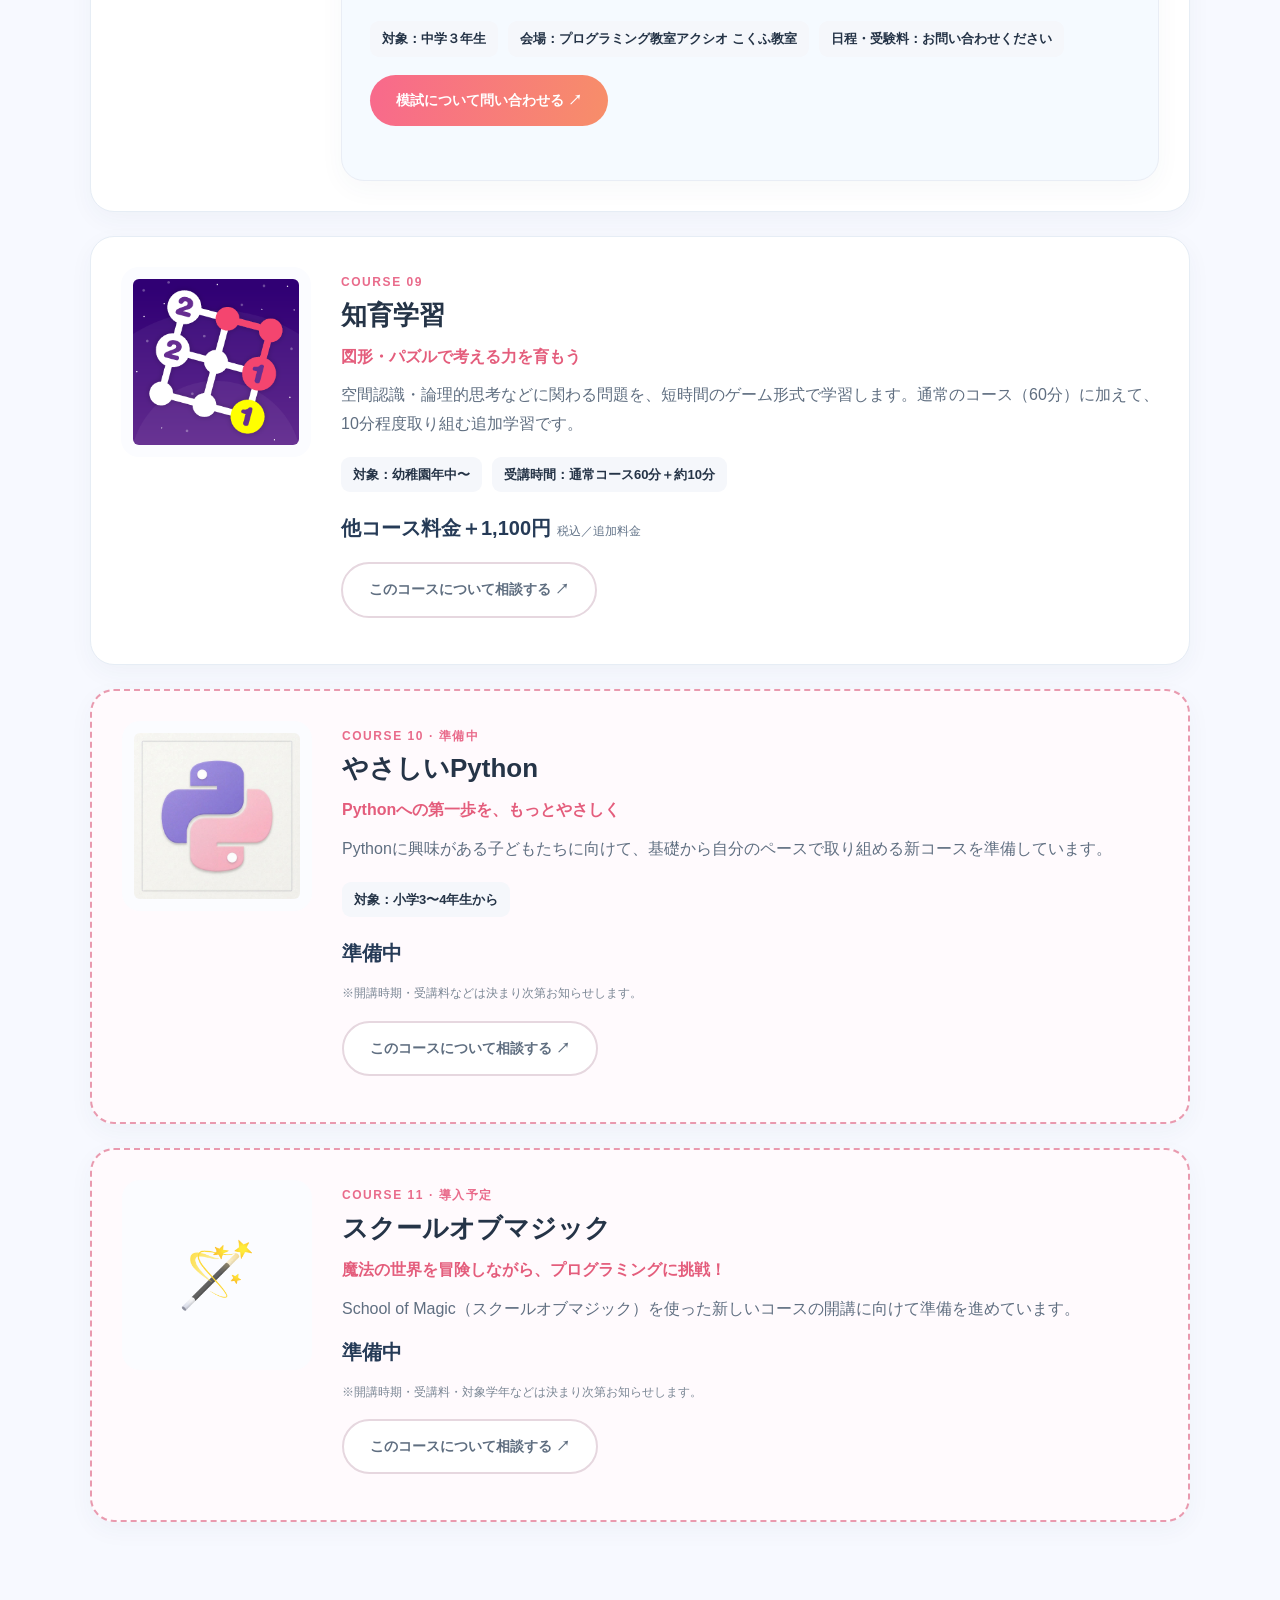
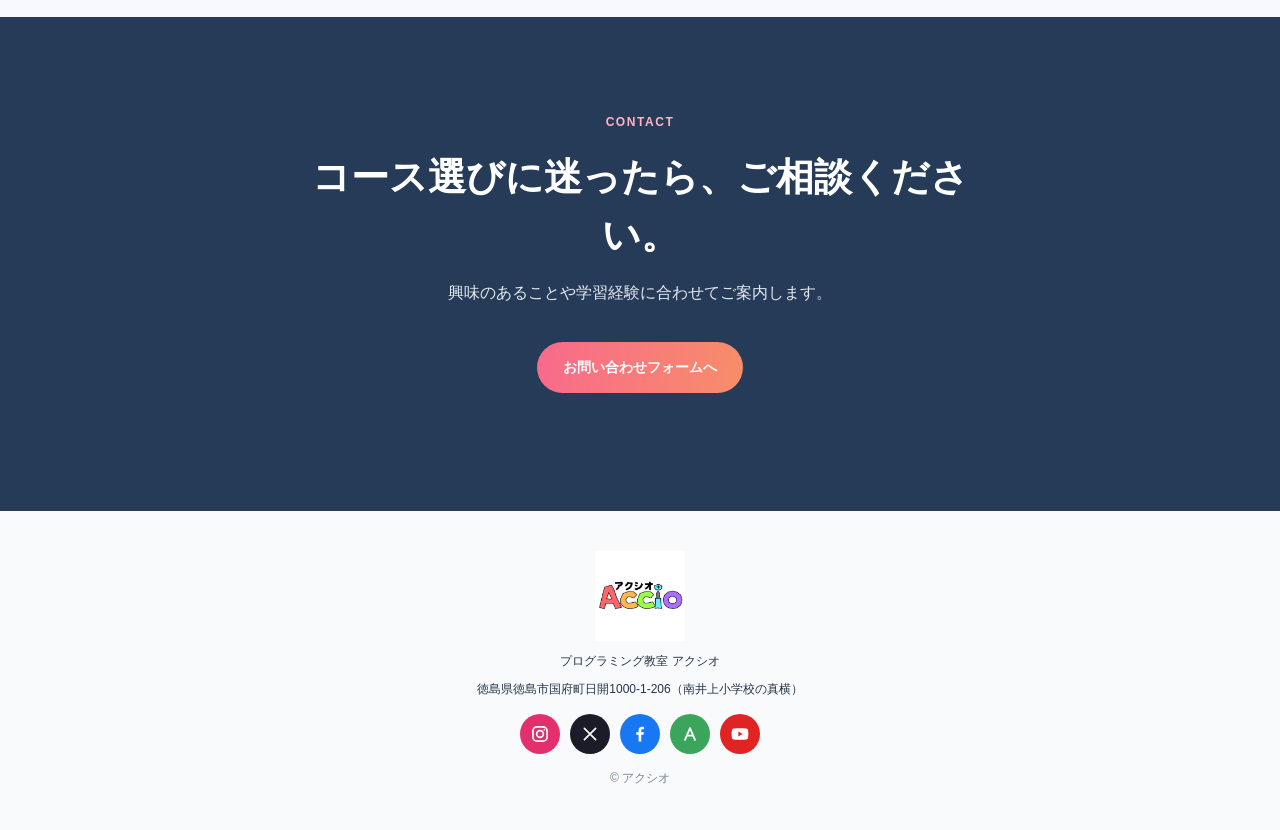
<file: courses.html>
<!doctype html><html lang="ja"><head><meta charset="UTF-8"><meta name="viewport" content="width=device-width,initial-scale=1"><meta name="description" content="アクシオの通塾コース紹介。Scratch・Roblox・Pythonなど、学びたい内容からコースを選べます。"><title>コース紹介｜プログラミング教室 アクシオ</title><link rel="icon" type="image/png" href="assets/character.png"><link rel="stylesheet" href="style.css"></head><body><header class="header"><a class="brand" href="index.html"><img src="assets/logo.png" alt="プログラミング教室 アクシオ ロゴ"></a><button class="menu" aria-expanded="false" aria-controls="nav">☰ メニュー</button><nav id="nav"><a href="about.html">アクシオについて</a><a href="courses.html" aria-current="page">コース</a><a href="activities.html">教室の取り組み</a><a href="instructor.html">講師紹介</a><a href="exams.html">検定・資格</a><a href="fees.html">料金・受講案内</a><a href="access.html">時間割・アクセス</a><a href="faq.html">よくある質問</a><a class="nav-cta" href="contact.html">お問い合わせ</a></nav></header><main><section class="courses-hero"><span class="eyebrow">OUR COURSES</span><h1>好きなことから、<br>学びを広げよう。</h1><p>アクシオの通塾コースをご紹介します。一人ひとりの興味や学習状況に合わせて、コース選びをご相談いただけます。</p><div class="course-jump" aria-label="コースを選ぶ"><a href="#course-1">クリエイター</a><a href="#course-2">エキスパート</a><a href="#course-3">Roblox</a><a href="#course-4">Python</a><a href="#course-5">JavaScript</a><a href="#course-6">Canva</a><a href="#course-7">情報Ⅰ</a><a href="#course-8">5教科</a><a href="#course-9">知育学習</a><a href="#course-10">やさしいPython</a><a href="#course-11">スクールオブマジック</a></div></section><section class="section section-soft"><div class="section-heading"><span class="eyebrow">COURSE DETAILS</span><h2>コースの詳細</h2><p>受講料は税込表記です。通常の通塾は60分×4回分を前払いする回数制です。</p></div><div class="course-details"><article id="course-1" class="detail-card"><img class="detail-image" src="assets/creator.png" alt="クリエイターコースの画像" loading="lazy"><div><span class="eyebrow">COURSE 01</span><h2>クリエイター</h2><p class="detail-lead">Scratchでゲームやアニメーションを制作</p><p class="detail-desc">ブロックを組み合わせてプログラムを作り、アイデアを作品にするコースです。文字でコードを書く前に、ゲーム制作を通してプログラミングの基本的な考え方に親しみます。</p><div class="detail-facts"><span>対象：小学2年生〜</span></div><span class="detail-price">11,000円 <small>税込／4回分</small></span><p><a class="btn ghost" href="contact.html">このコースについて相談する ↗</a></p></div></article><article id="course-2" class="detail-card"><img class="detail-image" src="assets/expert.png" alt="エキスパートコースの画像" loading="lazy"><div><span class="eyebrow">COURSE 02</span><h2>エキスパート</h2><p class="detail-lead">QUREOでプログラミングの基本を体系的に</p><p class="detail-desc">順序・条件分岐・繰り返しなどの考え方を学びます。学習状況に応じて、プログラミング能力検定（プロ検）を目標にすることもできます。</p><div class="detail-facts"><span>対象：小学2年生〜</span></div><span class="detail-price">13,200円 <small>税込／4回分</small></span><p><a class="btn ghost" href="contact.html">このコースについて相談する ↗</a></p></div></article><article id="course-3" class="detail-card"><img class="detail-image" src="assets/roblox.png" alt="Robloxコースの画像" loading="lazy"><div><span class="eyebrow">COURSE 03</span><h2>Roblox</h2><p class="detail-lead">自分だけのゲーム世界を作ろう</p><p class="detail-desc">Roblox Studioを使い、キャラクターやアイテムを配置してゲームを制作します。プログラミングにはLua系の言語を使います。</p><div class="detail-facts"><span>対象：小学3年生〜</span></div><span class="detail-price">13,200円 <small>税込／4回分</small></span><p><a class="btn ghost" href="contact.html">このコースについて相談する ↗</a></p></div></article><article id="course-4" class="detail-card"><img class="detail-image" src="assets/python.png" alt="Pythonコースの画像" loading="lazy"><div><span class="eyebrow">COURSE 04</span><h2>Python</h2><p class="detail-lead">コードを書いて学ぶPython</p><p class="detail-desc">Pythonの文法やプログラミングの考え方を学び、少しずつ自分でコードを書く力を育てます。</p><div class="detail-facts"><span>対象：小学5年生〜</span></div><span class="detail-price">13,200円 <small>税込／4回分</small></span><p><a class="btn ghost" href="contact.html">このコースについて相談する ↗</a></p></div></article><article id="course-5" class="detail-card"><img class="detail-image" src="assets/javascript.png" alt="JavaScriptコースの画像" loading="lazy"><div><span class="eyebrow">COURSE 05</span><h2>JavaScript</h2><p class="detail-lead">Webページに動きをつけよう</p><p class="detail-desc">HTML・CSSと組み合わせながら、Webページの動きやユーザーの操作に反応する仕組みを学びます。</p><div class="detail-facts"><span>対象：中学1年生〜</span></div><span class="detail-price">13,200円 <small>税込／4回分</small></span><p><a class="btn ghost" href="contact.html">このコースについて相談する ↗</a></p></div></article><article id="course-6" class="detail-card"><img class="detail-image" src="assets/canva.png" alt="Canvaコースの画像" loading="lazy"><div><span class="eyebrow">COURSE 06</span><h2>Canva</h2><p class="detail-lead">アイデアをデザインに</p><p class="detail-desc">チラシ・ポスター・発表資料など、実際に使えるデザインの制作に取り組みます。</p><div class="detail-facts"><span>対象：小学3年生〜</span></div><span class="detail-price">5,500円 <small>税込／4回分</small></span><p><a class="btn ghost" href="contact.html">このコースについて相談する ↗</a></p></div></article><article id="course-7" class="detail-card"><img class="detail-image" src="assets/information.png" alt="情報Ⅰコースの画像" loading="lazy"><div><span class="eyebrow">COURSE 07</span><h2>情報Ⅰ</h2><p class="detail-lead">情報社会で役立つ知識を学ぼう</p><p class="detail-desc">プログラミング・データ活用・ネットワーク・情報倫理など、情報Ⅰに関連する内容を学習します。</p><div class="detail-facts"><span>対象：中学1年生〜</span></div><span class="detail-price">13,200円 <small>税込／4回分</small></span><p><a class="btn ghost" href="contact.html">このコースについて相談する ↗</a></p></div></article><article id="course-8" class="detail-card"><img class="detail-image" src="assets/subjects.png" alt="5教科コースの画像" loading="lazy"><div><span class="eyebrow">COURSE 08</span><h2>5教科</h2><p class="detail-lead">国語・算数／数学・理科・社会・英語</p><p class="detail-desc">解説動画などを活用し、学校の5教科を自分のペースで学びます。苦手分野の復習や学び直しにも取り組めます。</p><div class="detail-facts"><span>対象：小学1年生〜</span></div><span class="detail-price">5,500円 <small>税込／4回分</small></span><p><a class="btn ghost" href="contact.html">このコースについて相談する ↗</a></p><section id="tokumoshi" class="info-card" aria-labelledby="tokumoshi-title" style="margin-top:24px;scroll-margin-top:110px;background:#f5faff;padding:clamp(16px,3vw,28px)"><span class="eyebrow">高校受験に向けて</span><h3 id="tokumoshi-title">徳島県統一模擬試験（とくもし）について</h3><p class="detail-lead">今の自分の力を知って、次の一歩へ。</p><p>プログラミング教室アクシオでは、徳島県統一模擬試験（とくもし）を取り扱っています。</p><p>模擬試験は、今の学習状況を確かめ、これからの勉強に役立てるための機会です。</p><ul><li>今の自分の力を知りたい</li><li>高校受験に向けて、苦手なところを見つけたい</li><li>これから何を勉強すればいいか考えたい</li></ul><p>そんな中学３年生の皆さん、模試についてお気軽にご相談ください。</p><p>アクシオでは、５教科の学習にも取り組めます。模試をきっかけに見つけた課題を、これからの学習につなげていきましょう。</p><div class="detail-facts"><span>対象：中学３年生</span><span>会場：プログラミング教室アクシオ こくふ教室</span><span>日程・受験料：お問い合わせください</span></div><p><a class="btn primary" href="contact.html">模試について問い合わせる ↗</a></p></section></div></article><article id="course-9" class="detail-card"><img class="detail-image" src="assets/thinking.png" alt="知育学習コースの画像" loading="lazy"><div><span class="eyebrow">COURSE 09</span><h2>知育学習</h2><p class="detail-lead">図形・パズルで考える力を育もう</p><p class="detail-desc">空間認識・論理的思考などに関わる問題を、短時間のゲーム形式で学習します。通常のコース（60分）に加えて、10分程度取り組む追加学習です。</p><div class="detail-facts"><span>対象：幼稚園年中〜</span><span>受講時間：通常コース60分＋約10分</span></div><span class="detail-price">他コース料金＋1,100円 <small>税込／追加料金</small></span><p><a class="btn ghost" href="contact.html">このコースについて相談する ↗</a></p></div></article><article id="course-10" class="detail-card detail-upcoming"><img class="detail-image" src="assets/python-junior.png" alt="やさしいPythonコースの画像" loading="lazy"><div><span class="eyebrow">COURSE 10 · 準備中</span><h2>やさしいPython</h2><p class="detail-lead">Pythonへの第一歩を、もっとやさしく</p><p class="detail-desc">Pythonに興味がある子どもたちに向けて、基礎から自分のペースで取り組める新コースを準備しています。</p><div class="detail-facts"><span>対象：小学3〜4年生から</span></div><span class="detail-price">準備中</span><p class="note">※開講時期・受講料などは決まり次第お知らせします。</p><p><a class="btn ghost" href="contact.html">このコースについて相談する ↗</a></p></div></article><article id="course-11" class="detail-card detail-upcoming"><div class="detail-image" style="display:grid;place-items:center;font-size:64px" aria-hidden="true">🪄</div><div><span class="eyebrow">COURSE 11 · 導入予定</span><h2>スクールオブマジック</h2><p class="detail-lead">魔法の世界を冒険しながら、プログラミングに挑戦！</p><p class="detail-desc">School of Magic（スクールオブマジック）を使った新しいコースの開講に向けて準備を進めています。</p><span class="detail-price">準備中</span><p class="note">※開講時期・受講料・対象学年などは決まり次第お知らせします。</p><p><a class="btn ghost" href="contact.html">このコースについて相談する ↗</a></p></div></article></div></section><section class="contact"><div class="contact-inner"><span class="eyebrow">CONTACT</span><h2>コース選びに迷ったら、ご相談ください。</h2><p>興味のあることや学習経験に合わせてご案内します。</p><a class="btn primary" href="contact.html">お問い合わせフォームへ</a></div></section></main><footer><img src="assets/logo.png" alt="アクシオ"><p>プログラミング教室 アクシオ</p><p class="foot-addr">徳島県徳島市国府町日開1000-1-206（南井上小学校の真横）</p><ul class="sns" aria-label="アクシオの公式SNS"><li><a href="https://www.instagram.com/accio29113/" target="_blank" rel="noopener noreferrer" aria-label="Instagram" title="Instagram" style="background:#e1306c"><svg viewBox="0 0 24 24" width="20" height="20" fill="none" stroke="#fff" stroke-width="2" stroke-linecap="round"><rect x="3.5" y="3.5" width="17" height="17" rx="5"/><circle cx="12" cy="12" r="4"/><circle cx="17.2" cy="6.8" r="1" fill="#fff" stroke="none"/></svg></a></li><li><a href="https://x.com/accio29113" target="_blank" rel="noopener noreferrer" aria-label="X" title="X" style="background:#1c1c28"><svg viewBox="0 0 24 24" width="18" height="18" fill="none" stroke="#fff" stroke-width="2.2" stroke-linecap="round"><path d="M4.5 4.5l15 15M19.5 4.5l-15 15"/></svg></a></li><li><a href="https://www.facebook.com/accio29113" target="_blank" rel="noopener noreferrer" aria-label="Facebook" title="Facebook" style="background:#1877f2"><svg viewBox="0 0 24 24" width="20" height="20" fill="#fff"><path d="M13.5 21v-8h2.7l.5-3.2h-3.2V7.8c0-.9.4-1.6 1.7-1.6h1.6V3.4c-.3 0-1.3-.2-2.4-.2-2.5 0-4.1 1.5-4.1 4.2v2.4H7.5V13h2.8v8z"/></svg></a></li><li><a href="https://ameblo.jp/bz178love54/" target="_blank" rel="noopener noreferrer" aria-label="アメブロ" title="アメブロ" style="background:#3ba55c"><svg viewBox="0 0 24 24" width="20" height="20" fill="none" stroke="#fff" stroke-width="2.2" stroke-linecap="round" stroke-linejoin="round"><path d="M6 19L12 5l6 14M8.5 14h7"/></svg></a></li><li><a href="https://www.youtube.com/@accio29113" target="_blank" rel="noopener noreferrer" aria-label="YouTube" title="YouTube" style="background:#e02424"><svg viewBox="0 0 24 24" width="20" height="20" fill="#fff"><path d="M21.6 7.2a2.5 2.5 0 0 0-1.8-1.8C18.2 5 12 5 12 5s-6.2 0-7.8.4A2.5 2.5 0 0 0 2.4 7.2C2 8.8 2 12 2 12s0 3.2.4 4.8a2.5 2.5 0 0 0 1.8 1.8C5.8 19 12 19 12 19s6.2 0 7.8-.4a2.5 2.5 0 0 0 1.8-1.8c.4-1.6.4-4.8.4-4.8s0-3.2-.4-4.8zM10 15V9l5.2 3z"/></svg></a></li></ul><p class="note">© アクシオ</p></footer><script src="script.js"></script></body></html>
</file>
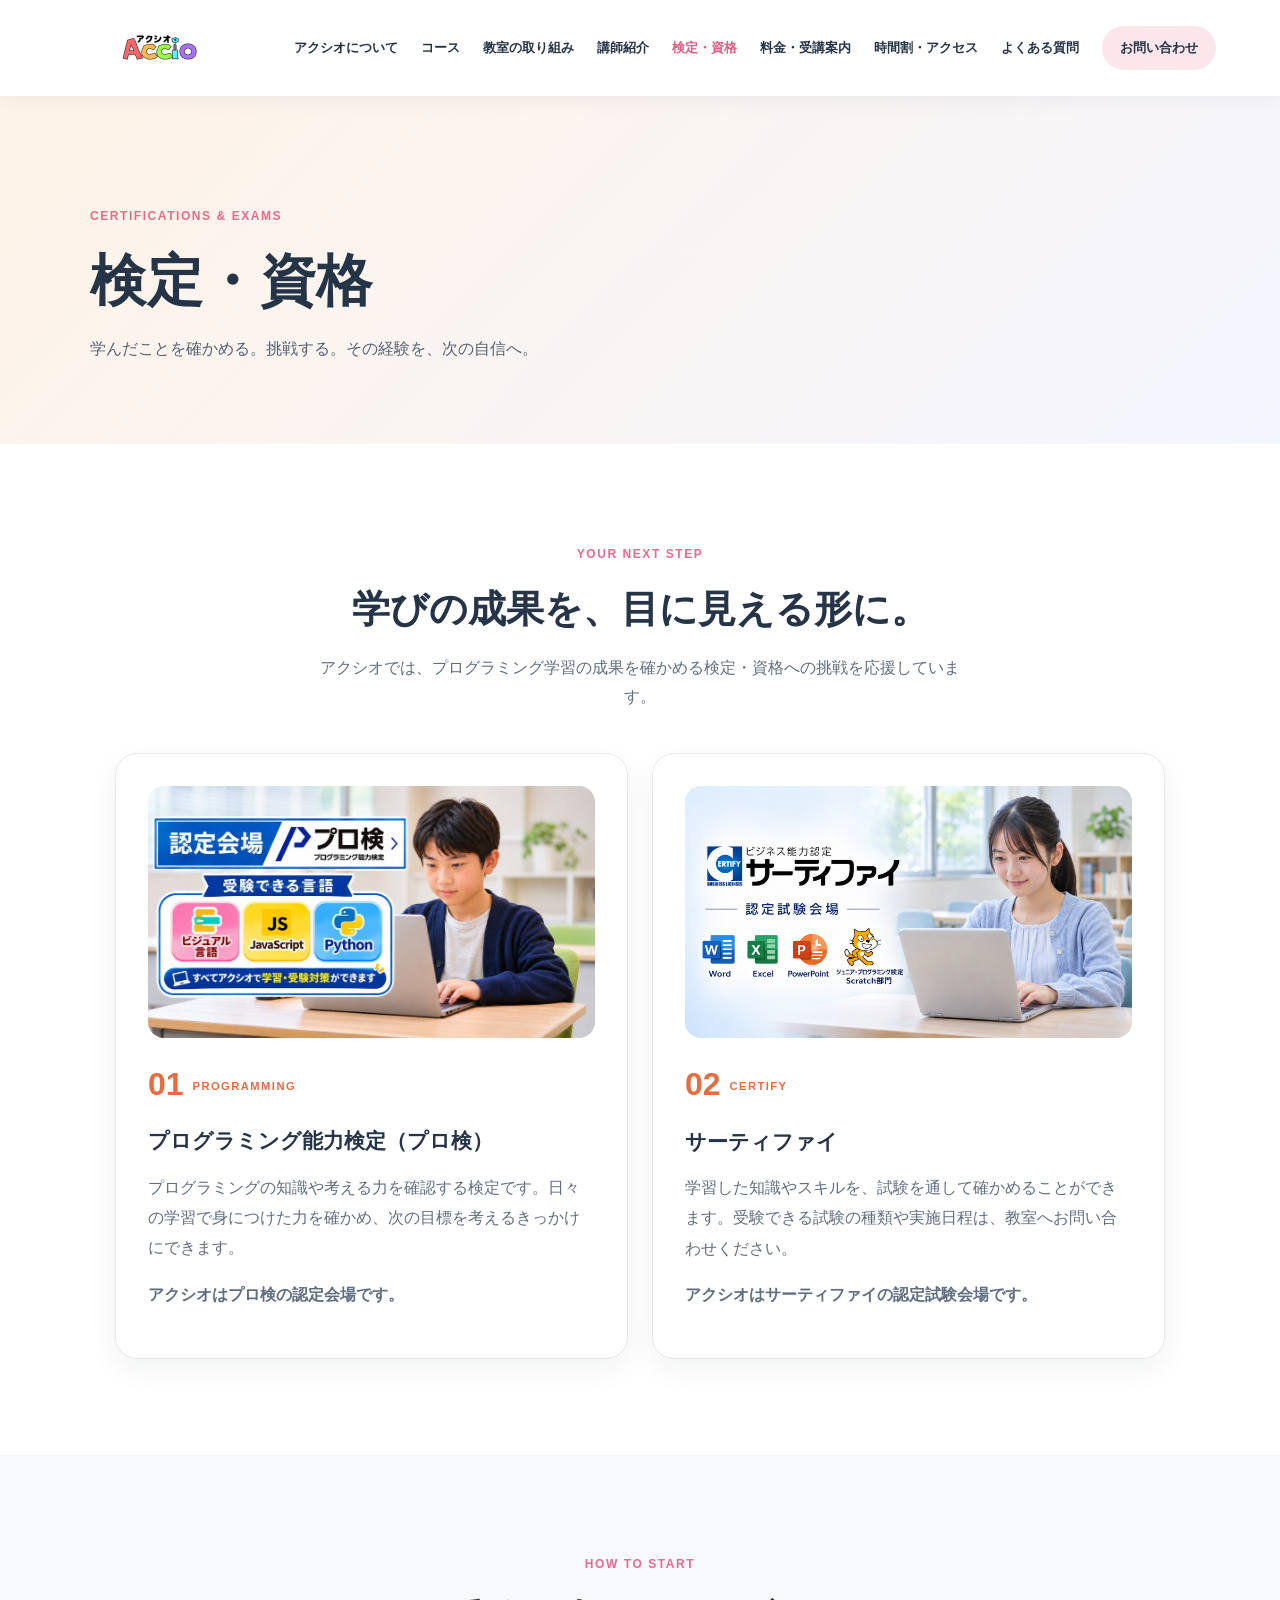
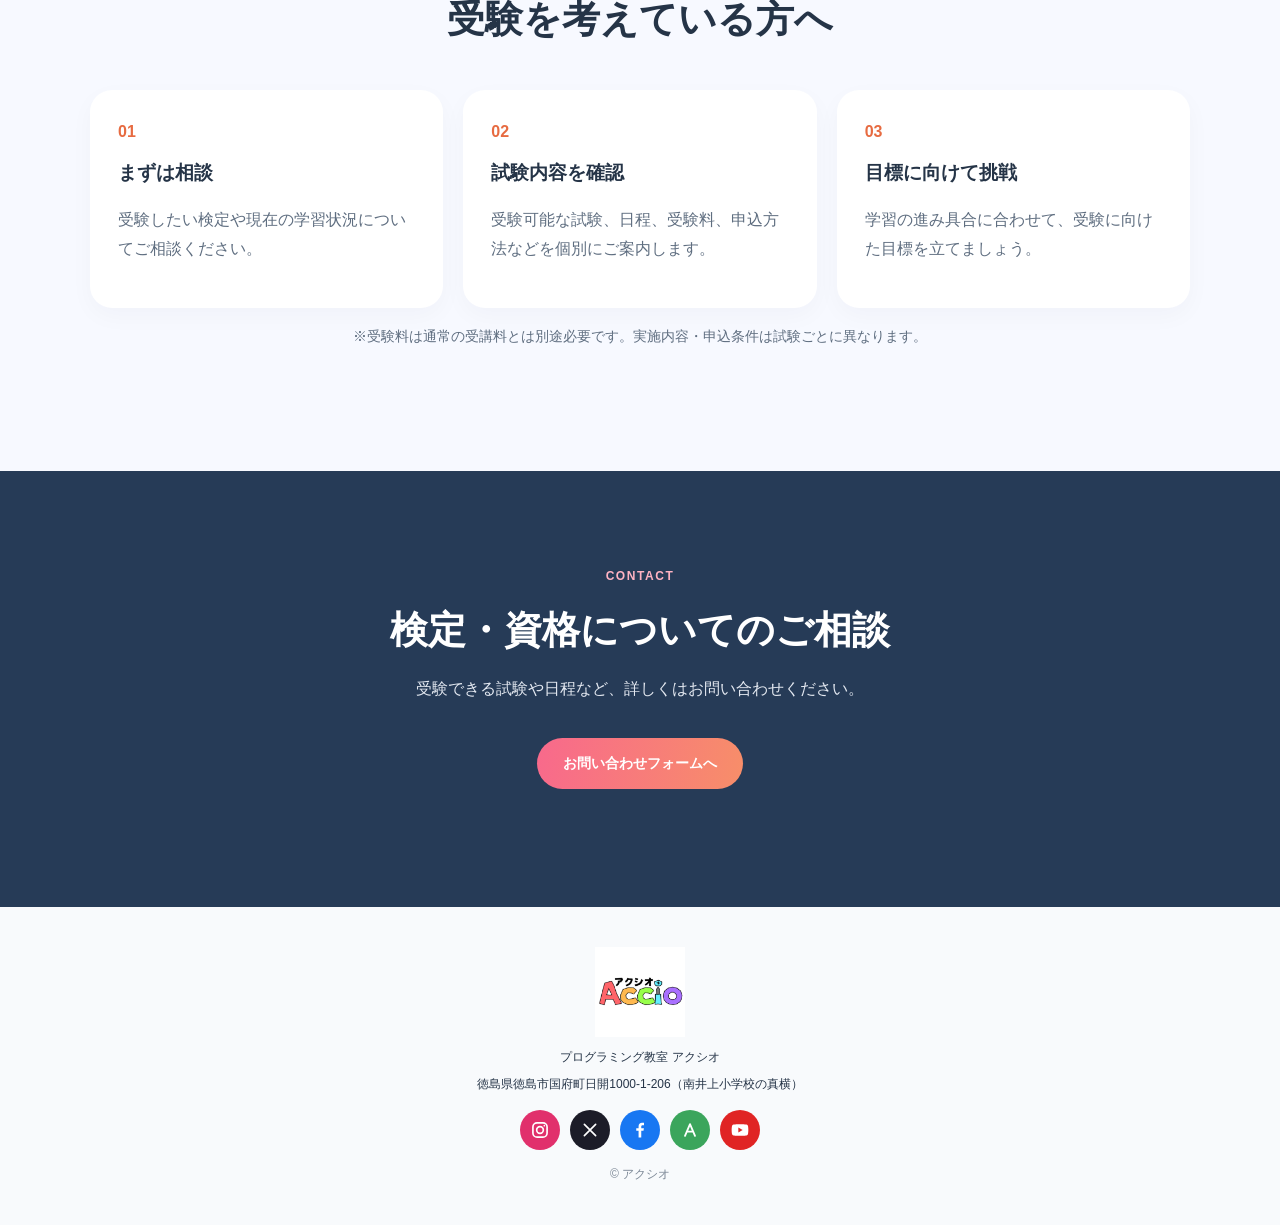
<file: exams.html>
<!doctype html>
<html lang="ja"><head><meta charset="UTF-8"><meta name="viewport" content="width=device-width,initial-scale=1"><meta name="description" content="プログラミング教室アクシオの検定・資格のご案内。"><title>検定・資格｜プログラミング教室 アクシオ</title><link rel="icon" type="image/png" href="assets/character.png"><link rel="stylesheet" href="style.css"></head>
<body><header class="header"><a class="brand" href="index.html"><img src="assets/logo.png" alt="プログラミング教室 アクシオ ロゴ"></a><button class="menu" aria-expanded="false" aria-controls="nav">☰ メニュー</button><nav id="nav"><a href="about.html">アクシオについて</a><a href="courses.html">コース</a><a href="activities.html">教室の取り組み</a><a href="instructor.html">講師紹介</a><a href="exams.html" aria-current="page">検定・資格</a><a href="fees.html">料金・受講案内</a><a href="access.html">時間割・アクセス</a><a href="faq.html">よくある質問</a><a class="nav-cta" href="contact.html">お問い合わせ</a></nav></header>
<main>
<section class="page-hero exam-detail-hero"><span class="eyebrow">CERTIFICATIONS & EXAMS</span><h1>検定・資格</h1><p>学んだことを確かめる。挑戦する。その経験を、次の自信へ。</p></section>
<section class="section"><div class="section-heading center"><span class="eyebrow">YOUR NEXT STEP</span><h2>学びの成果を、目に見える形に。</h2><p>アクシオでは、プログラミング学習の成果を確かめる検定・資格への挑戦を応援しています。</p></div><div class="exam-detail-grid">
<article class="exam-detail-card"><img class="exam-photo" src="assets/exam-proken.jpg" alt="プログラミング能力検定（プロ検）の認定会場。ビジュアル言語・JavaScript・Pythonの受験対策ができます" loading="lazy"><div class="exam-detail-mark">01 <span>PROGRAMMING</span></div><h3>プログラミング能力検定（プロ検）</h3><p>プログラミングの知識や考える力を確認する検定です。日々の学習で身につけた力を確かめ、次の目標を考えるきっかけにできます。</p><p class="exam-detail-note">アクシオはプロ検の認定会場です。</p></article>
<article class="exam-detail-card"><img class="exam-photo exam-photo-certify" src="assets/exam-certify-scratch.png" alt="サーティファイ認定試験会場。Word・Excel・PowerPoint・ジュニア・プログラミング検定 Scratch部門に対応" loading="lazy"><div class="exam-detail-mark">02 <span>CERTIFY</span></div><h3>サーティファイ</h3><p>学習した知識やスキルを、試験を通して確かめることができます。受験できる試験の種類や実施日程は、教室へお問い合わせください。</p><p class="exam-detail-note">アクシオはサーティファイの認定試験会場です。</p></article>
</div></section>
<section class="section section-soft"><div class="section-heading center"><span class="eyebrow">HOW TO START</span><h2>受験を考えている方へ</h2></div><div class="fee-step-grid"><article class="fee-step"><span class="fee-step-num">01</span><h3>まずは相談</h3><p>受験したい検定や現在の学習状況についてご相談ください。</p></article><article class="fee-step"><span class="fee-step-num">02</span><h3>試験内容を確認</h3><p>受験可能な試験、日程、受験料、申込方法などを個別にご案内します。</p></article><article class="fee-step"><span class="fee-step-num">03</span><h3>目標に向けて挑戦</h3><p>学習の進み具合に合わせて、受験に向けた目標を立てましょう。</p></article></div><p class="center fee-caution">※受験料は通常の受講料とは別途必要です。実施内容・申込条件は試験ごとに異なります。</p></section>
<section class="contact"><div class="contact-inner"><span class="eyebrow">CONTACT</span><h2>検定・資格についてのご相談</h2><p>受験できる試験や日程など、詳しくはお問い合わせください。</p><a class="btn primary" href="contact.html">お問い合わせフォームへ</a></div></section></main><footer><img src="assets/logo.png" alt="アクシオ"><p>プログラミング教室 アクシオ</p><p class="foot-addr">徳島県徳島市国府町日開1000-1-206（南井上小学校の真横）</p><ul class="sns" aria-label="アクシオの公式SNS"><li><a href="https://www.instagram.com/accio29113/" target="_blank" rel="noopener noreferrer" aria-label="Instagram" title="Instagram" style="background:#e1306c"><svg viewBox="0 0 24 24" width="20" height="20" fill="none" stroke="#fff" stroke-width="2" stroke-linecap="round"><rect x="3.5" y="3.5" width="17" height="17" rx="5"/><circle cx="12" cy="12" r="4"/><circle cx="17.2" cy="6.8" r="1" fill="#fff" stroke="none"/></svg></a></li><li><a href="https://x.com/accio29113" target="_blank" rel="noopener noreferrer" aria-label="X" title="X" style="background:#1c1c28"><svg viewBox="0 0 24 24" width="18" height="18" fill="none" stroke="#fff" stroke-width="2.2" stroke-linecap="round"><path d="M4.5 4.5l15 15M19.5 4.5l-15 15"/></svg></a></li><li><a href="https://www.facebook.com/accio29113" target="_blank" rel="noopener noreferrer" aria-label="Facebook" title="Facebook" style="background:#1877f2"><svg viewBox="0 0 24 24" width="20" height="20" fill="#fff"><path d="M13.5 21v-8h2.7l.5-3.2h-3.2V7.8c0-.9.4-1.6 1.7-1.6h1.6V3.4c-.3 0-1.3-.2-2.4-.2-2.5 0-4.1 1.5-4.1 4.2v2.4H7.5V13h2.8v8z"/></svg></a></li><li><a href="https://ameblo.jp/bz178love54/" target="_blank" rel="noopener noreferrer" aria-label="アメブロ" title="アメブロ" style="background:#3ba55c"><svg viewBox="0 0 24 24" width="20" height="20" fill="none" stroke="#fff" stroke-width="2.2" stroke-linecap="round" stroke-linejoin="round"><path d="M6 19L12 5l6 14M8.5 14h7"/></svg></a></li><li><a href="https://www.youtube.com/@accio29113" target="_blank" rel="noopener noreferrer" aria-label="YouTube" title="YouTube" style="background:#e02424"><svg viewBox="0 0 24 24" width="20" height="20" fill="#fff"><path d="M21.6 7.2a2.5 2.5 0 0 0-1.8-1.8C18.2 5 12 5 12 5s-6.2 0-7.8.4A2.5 2.5 0 0 0 2.4 7.2C2 8.8 2 12 2 12s0 3.2.4 4.8a2.5 2.5 0 0 0 1.8 1.8C5.8 19 12 19 12 19s6.2 0 7.8-.4a2.5 2.5 0 0 0 1.8-1.8c.4-1.6.4-4.8.4-4.8s0-3.2-.4-4.8zM10 15V9l5.2 3z"/></svg></a></li></ul><p class="note">© アクシオ</p></footer><script src="script.js"></script></body></html>
</file>
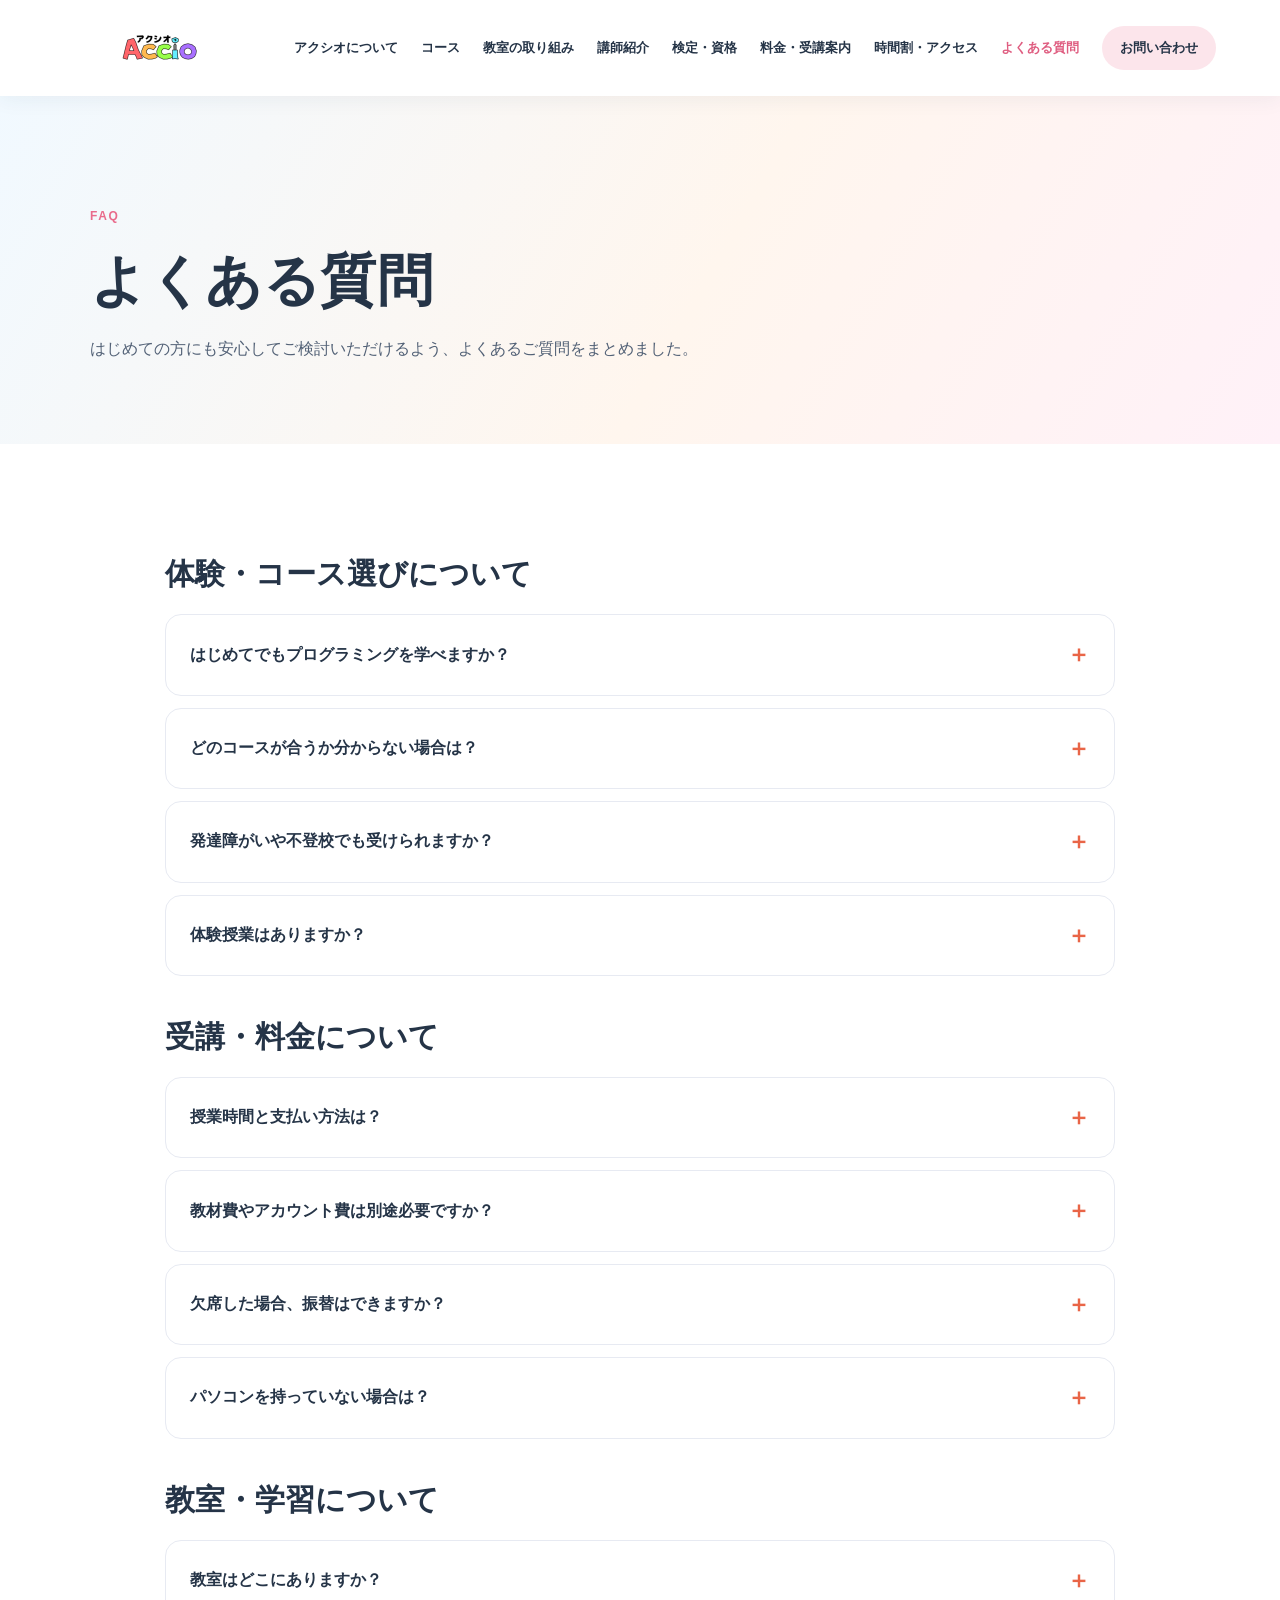
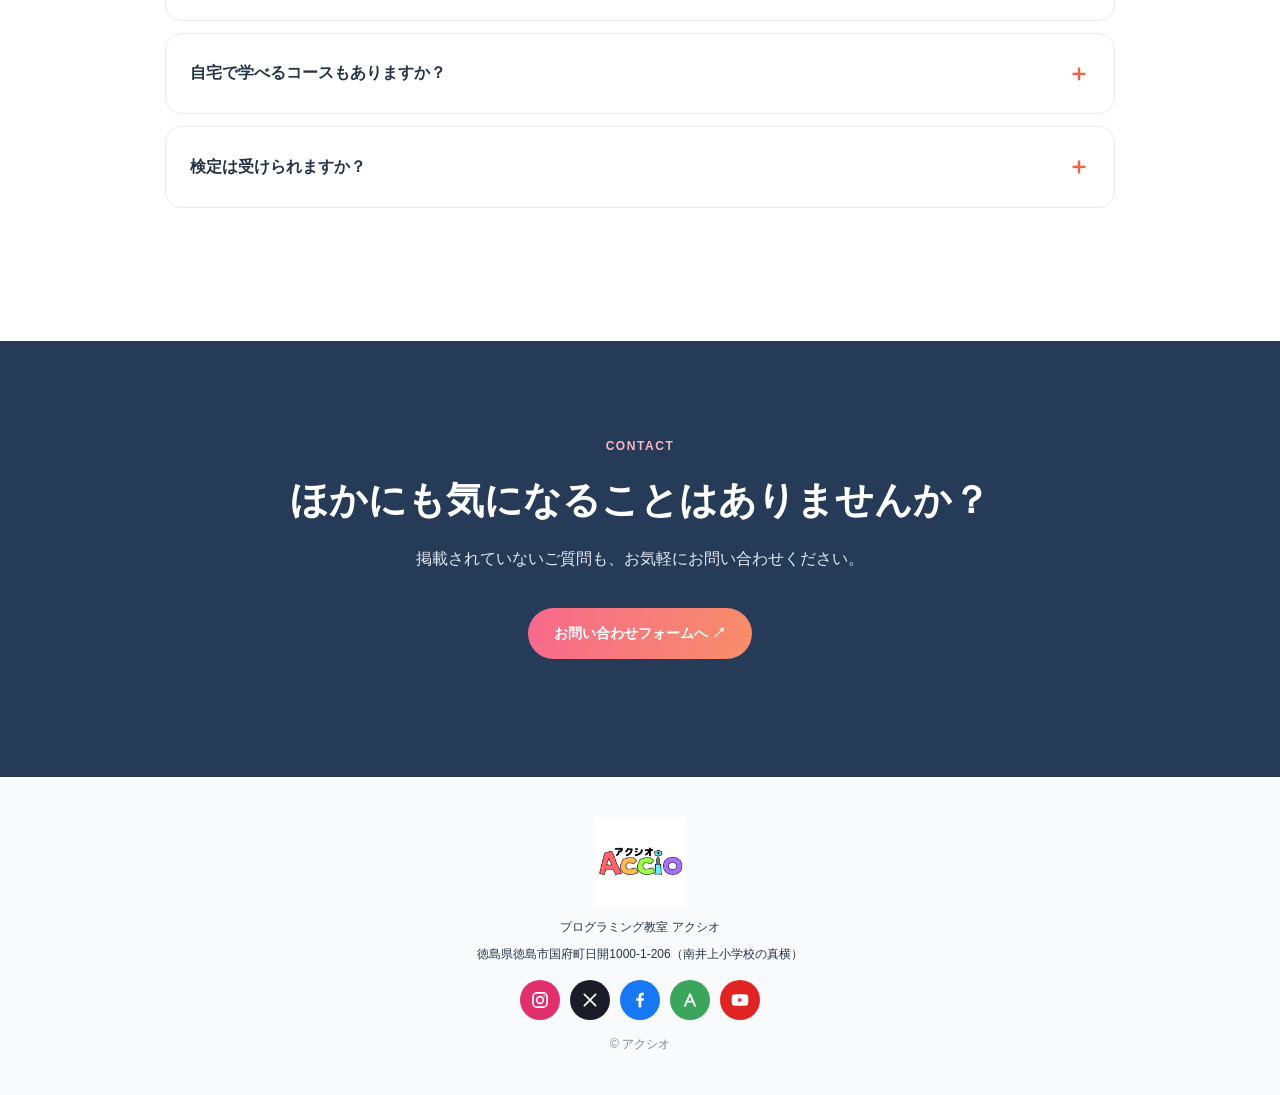
<file: faq.html>
<!doctype html><html lang="ja"><head><meta charset="UTF-8"><meta name="viewport" content="width=device-width,initial-scale=1"><meta name="description" content="プログラミング教室アクシオの体験授業、コース選び、受講システム、欠席・振替などのよくある質問。"><title>よくある質問｜プログラミング教室 アクシオ</title><link rel="icon" type="image/png" href="assets/character.png"><link rel="stylesheet" href="style.css"></head><body><header class="header"><a class="brand" href="index.html"><img src="assets/logo.png" alt="プログラミング教室 アクシオ ロゴ"></a><button class="menu" aria-expanded="false" aria-controls="nav">☰ メニュー</button><nav id="nav"><a href="about.html">アクシオについて</a><a href="courses.html">コース</a><a href="activities.html">教室の取り組み</a><a href="instructor.html">講師紹介</a><a href="exams.html">検定・資格</a><a href="fees.html">料金・受講案内</a><a href="access.html">時間割・アクセス</a><a href="faq.html" aria-current="page">よくある質問</a><a class="nav-cta" href="contact.html">お問い合わせ</a></nav></header><main>
<section class="page-hero faq-hero"><span class="eyebrow">FAQ</span><h1>よくある質問</h1><p>はじめての方にも安心してご検討いただけるよう、よくあるご質問をまとめました。</p></section>
<section class="section"><div class="faq-layout">
<div class="faq-group"><h2>体験・コース選びについて</h2>
<details class="faq-item"><summary>はじめてでもプログラミングを学べますか？</summary><div class="faq-answer"><p>アクシオでは複数のコースをご用意しています。学習経験や興味に合わせたコース選びについて、お気軽にご相談ください。<a href="courses.html">コース紹介を見る ↗</a></p></div></details>
<details class="faq-item"><summary>どのコースが合うか分からない場合は？</summary><div class="faq-answer"><p>お子さまの学年、興味、これまでの学習経験などを伺いながらご案内します。<a href="courses.html">コース紹介はこちら ↗</a></p></div></details>
<details class="faq-item"><summary>発達障がいや不登校でも受けられますか？</summary><div class="faq-answer"><p>どなたでも受けられます。発達障がいのあるお子さんや、不登校のお子さんにも対応しています。一人ひとりのペースに合わせて進めますので、まずはお気軽にご相談ください。</p></div></details>
<details class="faq-item"><summary>体験授業はありますか？</summary><div class="faq-answer"><p>体験授業の実施内容や申込方法、料金については、教室にお問い合わせください。</p></div></details>
</div>
<div class="faq-group"><h2>受講・料金について</h2>
<details class="faq-item"><summary>授業時間と支払い方法は？</summary><div class="faq-answer"><p>通常の通塾コースは1回60分、4回分を前払いする方式です。コース別の受講料は<a href="fees.html">料金・受講システム</a>をご覧ください。</p></div></details>
<details class="faq-item"><summary>教材費やアカウント費は別途必要ですか？</summary><div class="faq-answer"><p>教材費・アカウント費は受講料に含まれています。検定受験料は別途必要です。</p></div></details>
<details class="faq-item"><summary>欠席した場合、振替はできますか？</summary><div class="faq-answer"><p>振替授業に対応しています。連絡方法や期限などの具体的なルールは、お問い合わせ時にご案内します。</p></div></details>
<details class="faq-item"><summary>パソコンを持っていない場合は？</summary><div class="faq-answer"><p>受講時の機器については、コースや教室での利用方法により異なる場合があるため、事前にお問い合わせください。</p></div></details>
</div>
<div class="faq-group"><h2>教室・学習について</h2>
<details class="faq-item"><summary>教室はどこにありますか？</summary><div class="faq-answer"><p>こくふ教室と東しんまち教室について、<a href="access.html">時間割・アクセス</a>ページでご案内しています。正確な所在地や開講時間は事前にご確認ください。</p></div></details>
<details class="faq-item"><summary>自宅で学べるコースもありますか？</summary><div class="faq-answer"><p>はい。通塾とは別に自宅学習専用サイトがあります。詳しくは<a href="https://accio29113.github.io/accio.outi_gakusyu/" target="_blank" rel="noopener noreferrer">自宅学習専用サイト ↗</a>をご覧ください。</p></div></details>
<details class="faq-item"><summary>検定は受けられますか？</summary><div class="faq-answer"><p>プログラミング能力検定（プロ検）やサーティファイについてご案内しています。対象となる試験、受験条件、日程などは<a href="exams.html">検定・資格</a>ページをご覧のうえ、お問い合わせください。</p></div></details>
</div>

</div></section>
<section class="contact"><div class="contact-inner"><span class="eyebrow">CONTACT</span><h2>ほかにも気になることはありませんか？</h2><p>掲載されていないご質問も、お気軽にお問い合わせください。</p><a class="btn primary" href="contact.html">お問い合わせフォームへ ↗</a></div></section>
</main><footer><img src="assets/logo.png" alt="アクシオ"><p>プログラミング教室 アクシオ</p><p class="foot-addr">徳島県徳島市国府町日開1000-1-206（南井上小学校の真横）</p><ul class="sns" aria-label="アクシオの公式SNS"><li><a href="https://www.instagram.com/accio29113/" target="_blank" rel="noopener noreferrer" aria-label="Instagram" title="Instagram" style="background:#e1306c"><svg viewBox="0 0 24 24" width="20" height="20" fill="none" stroke="#fff" stroke-width="2" stroke-linecap="round"><rect x="3.5" y="3.5" width="17" height="17" rx="5"/><circle cx="12" cy="12" r="4"/><circle cx="17.2" cy="6.8" r="1" fill="#fff" stroke="none"/></svg></a></li><li><a href="https://x.com/accio29113" target="_blank" rel="noopener noreferrer" aria-label="X" title="X" style="background:#1c1c28"><svg viewBox="0 0 24 24" width="18" height="18" fill="none" stroke="#fff" stroke-width="2.2" stroke-linecap="round"><path d="M4.5 4.5l15 15M19.5 4.5l-15 15"/></svg></a></li><li><a href="https://www.facebook.com/accio29113" target="_blank" rel="noopener noreferrer" aria-label="Facebook" title="Facebook" style="background:#1877f2"><svg viewBox="0 0 24 24" width="20" height="20" fill="#fff"><path d="M13.5 21v-8h2.7l.5-3.2h-3.2V7.8c0-.9.4-1.6 1.7-1.6h1.6V3.4c-.3 0-1.3-.2-2.4-.2-2.5 0-4.1 1.5-4.1 4.2v2.4H7.5V13h2.8v8z"/></svg></a></li><li><a href="https://ameblo.jp/bz178love54/" target="_blank" rel="noopener noreferrer" aria-label="アメブロ" title="アメブロ" style="background:#3ba55c"><svg viewBox="0 0 24 24" width="20" height="20" fill="none" stroke="#fff" stroke-width="2.2" stroke-linecap="round" stroke-linejoin="round"><path d="M6 19L12 5l6 14M8.5 14h7"/></svg></a></li><li><a href="https://www.youtube.com/@accio29113" target="_blank" rel="noopener noreferrer" aria-label="YouTube" title="YouTube" style="background:#e02424"><svg viewBox="0 0 24 24" width="20" height="20" fill="#fff"><path d="M21.6 7.2a2.5 2.5 0 0 0-1.8-1.8C18.2 5 12 5 12 5s-6.2 0-7.8.4A2.5 2.5 0 0 0 2.4 7.2C2 8.8 2 12 2 12s0 3.2.4 4.8a2.5 2.5 0 0 0 1.8 1.8C5.8 19 12 19 12 19s6.2 0 7.8-.4a2.5 2.5 0 0 0 1.8-1.8c.4-1.6.4-4.8.4-4.8s0-3.2-.4-4.8zM10 15V9l5.2 3z"/></svg></a></li></ul><p class="note">© アクシオ</p></footer><script src="script.js"></script></body></html>
</file>
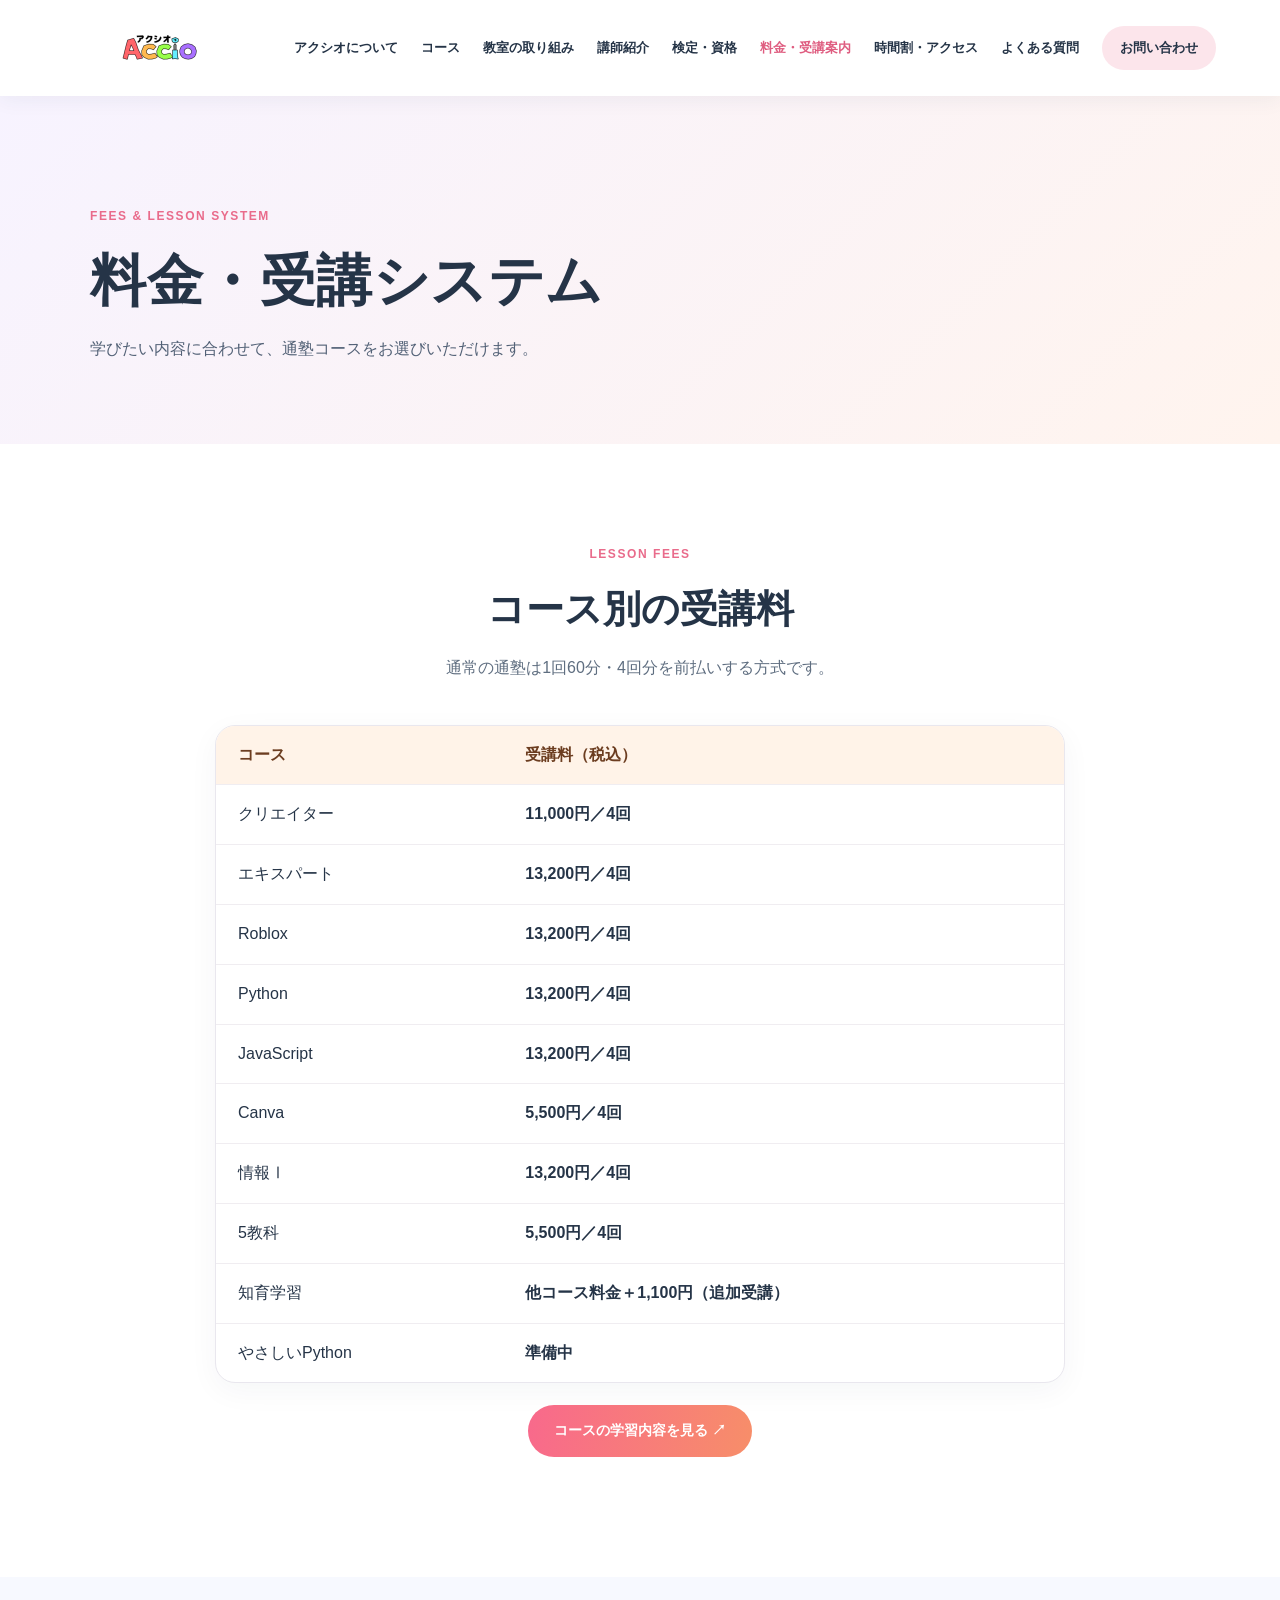
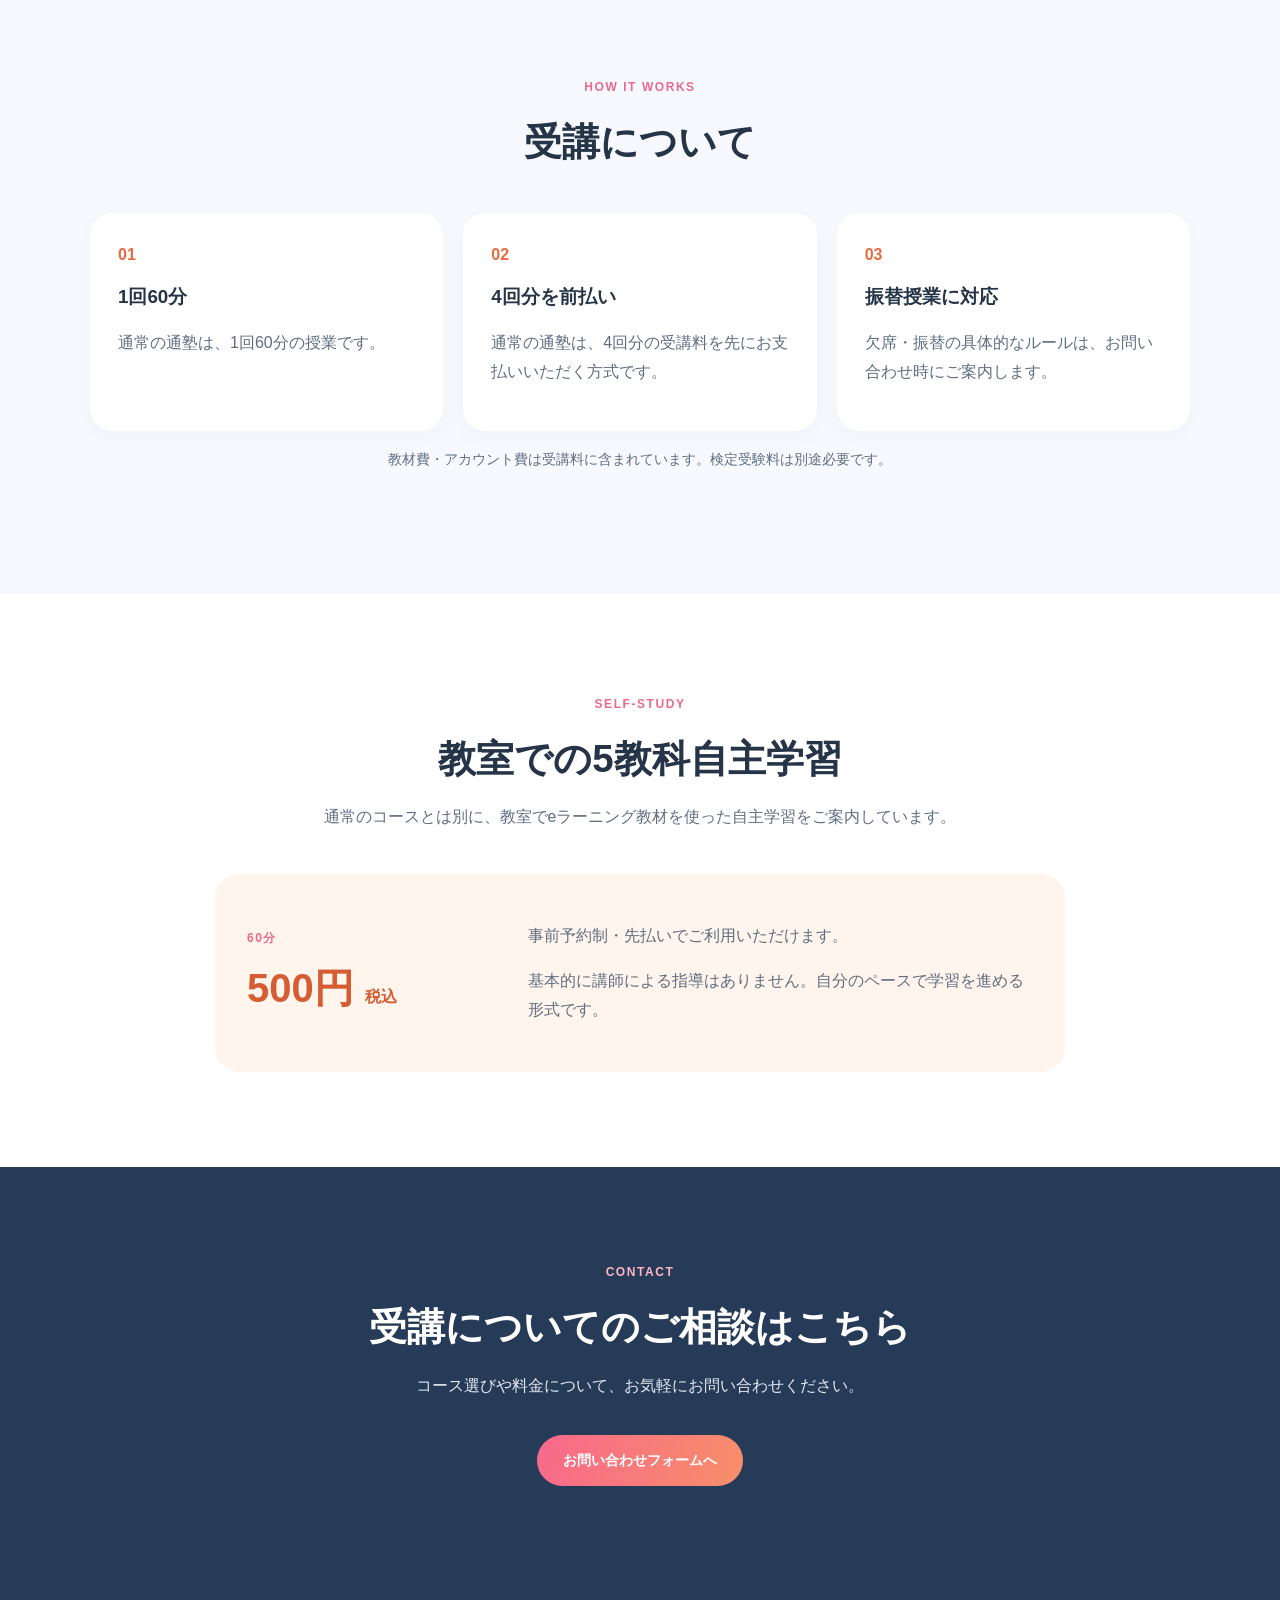
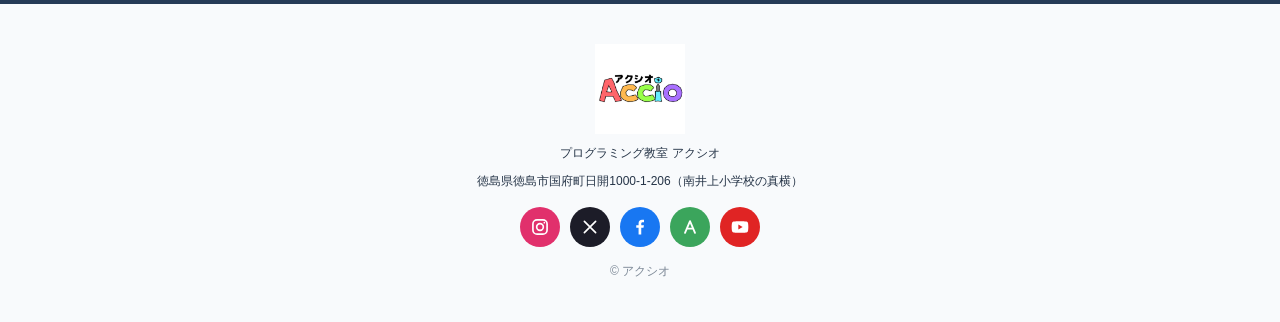
<file: fees.html>
<!doctype html>
<html lang="ja"><head><meta charset="UTF-8"><meta name="viewport" content="width=device-width,initial-scale=1"><meta name="description" content="プログラミング教室アクシオの通塾料金と受講システムのご案内。"><title>料金・受講システム｜プログラミング教室 アクシオ</title><link rel="icon" type="image/png" href="assets/character.png"><link rel="stylesheet" href="style.css"></head>
<body><header class="header"><a class="brand" href="index.html"><img src="assets/logo.png" alt="プログラミング教室 アクシオ ロゴ"></a><button class="menu" aria-expanded="false" aria-controls="nav">☰ メニュー</button><nav id="nav"><a href="about.html">アクシオについて</a><a href="courses.html">コース</a><a href="activities.html">教室の取り組み</a><a href="instructor.html">講師紹介</a><a href="exams.html">検定・資格</a><a href="fees.html" aria-current="page">料金・受講案内</a><a href="access.html">時間割・アクセス</a><a href="faq.html">よくある質問</a><a class="nav-cta" href="contact.html">お問い合わせ</a></nav></header>
<main><section class="page-hero fee-hero"><span class="eyebrow">FEES & LESSON SYSTEM</span><h1>料金・受講システム</h1><p>学びたい内容に合わせて、通塾コースをお選びいただけます。</p></section>
<section class="section"><div class="section-heading center"><span class="eyebrow">LESSON FEES</span><h2>コース別の受講料</h2><p>通常の通塾は1回60分・4回分を前払いする方式です。</p></div><div class="fee-table-wrap"><table class="fee-table"><thead><tr><th scope="col">コース</th><th scope="col">受講料（税込）</th></tr></thead><tbody>
<tr><td>クリエイター</td><td>11,000円／4回</td></tr><tr><td>エキスパート</td><td>13,200円／4回</td></tr><tr><td>Roblox</td><td>13,200円／4回</td></tr><tr><td>Python</td><td>13,200円／4回</td></tr><tr><td>JavaScript</td><td>13,200円／4回</td></tr><tr><td>Canva</td><td>5,500円／4回</td></tr><tr><td>情報Ⅰ</td><td>13,200円／4回</td></tr><tr><td>5教科</td><td>5,500円／4回</td></tr><tr><td>知育学習</td><td>他コース料金＋1,100円（追加受講）</td></tr><tr><td>やさしいPython</td><td>準備中</td></tr></tbody></table></div><p class="center"><a class="btn primary" href="courses.html">コースの学習内容を見る ↗</a></p></section>
<section class="section section-soft"><div class="section-heading center"><span class="eyebrow">HOW IT WORKS</span><h2>受講について</h2></div><div class="fee-step-grid"><article class="fee-step"><span class="fee-step-num">01</span><h3>1回60分</h3><p>通常の通塾は、1回60分の授業です。</p></article><article class="fee-step"><span class="fee-step-num">02</span><h3>4回分を前払い</h3><p>通常の通塾は、4回分の受講料を先にお支払いいただく方式です。</p></article><article class="fee-step"><span class="fee-step-num">03</span><h3>振替授業に対応</h3><p>欠席・振替の具体的なルールは、お問い合わせ時にご案内します。</p></article></div><p class="center fee-caution">教材費・アカウント費は受講料に含まれています。検定受験料は別途必要です。</p></section>
<section class="section"><div class="section-heading center"><span class="eyebrow">SELF-STUDY</span><h2>教室での5教科自主学習</h2><p>通常のコースとは別に、教室でeラーニング教材を使った自主学習をご案内しています。</p></div><div class="fee-self"><div><span class="eyebrow">60分</span><div class="fee-self-price">500円 <small>税込</small></div></div><div><p>事前予約制・先払いでご利用いただけます。</p><p>基本的に講師による指導はありません。自分のペースで学習を進める形式です。</p></div></div></section>
<section class="contact"><div class="contact-inner"><span class="eyebrow">CONTACT</span><h2>受講についてのご相談はこちら</h2><p>コース選びや料金について、お気軽にお問い合わせください。</p><a class="btn primary" href="contact.html">お問い合わせフォームへ</a></div></section></main><footer><img src="assets/logo.png" alt="アクシオ"><p>プログラミング教室 アクシオ</p><p class="foot-addr">徳島県徳島市国府町日開1000-1-206（南井上小学校の真横）</p><ul class="sns" aria-label="アクシオの公式SNS"><li><a href="https://www.instagram.com/accio29113/" target="_blank" rel="noopener noreferrer" aria-label="Instagram" title="Instagram" style="background:#e1306c"><svg viewBox="0 0 24 24" width="20" height="20" fill="none" stroke="#fff" stroke-width="2" stroke-linecap="round"><rect x="3.5" y="3.5" width="17" height="17" rx="5"/><circle cx="12" cy="12" r="4"/><circle cx="17.2" cy="6.8" r="1" fill="#fff" stroke="none"/></svg></a></li><li><a href="https://x.com/accio29113" target="_blank" rel="noopener noreferrer" aria-label="X" title="X" style="background:#1c1c28"><svg viewBox="0 0 24 24" width="18" height="18" fill="none" stroke="#fff" stroke-width="2.2" stroke-linecap="round"><path d="M4.5 4.5l15 15M19.5 4.5l-15 15"/></svg></a></li><li><a href="https://www.facebook.com/accio29113" target="_blank" rel="noopener noreferrer" aria-label="Facebook" title="Facebook" style="background:#1877f2"><svg viewBox="0 0 24 24" width="20" height="20" fill="#fff"><path d="M13.5 21v-8h2.7l.5-3.2h-3.2V7.8c0-.9.4-1.6 1.7-1.6h1.6V3.4c-.3 0-1.3-.2-2.4-.2-2.5 0-4.1 1.5-4.1 4.2v2.4H7.5V13h2.8v8z"/></svg></a></li><li><a href="https://ameblo.jp/bz178love54/" target="_blank" rel="noopener noreferrer" aria-label="アメブロ" title="アメブロ" style="background:#3ba55c"><svg viewBox="0 0 24 24" width="20" height="20" fill="none" stroke="#fff" stroke-width="2.2" stroke-linecap="round" stroke-linejoin="round"><path d="M6 19L12 5l6 14M8.5 14h7"/></svg></a></li><li><a href="https://www.youtube.com/@accio29113" target="_blank" rel="noopener noreferrer" aria-label="YouTube" title="YouTube" style="background:#e02424"><svg viewBox="0 0 24 24" width="20" height="20" fill="#fff"><path d="M21.6 7.2a2.5 2.5 0 0 0-1.8-1.8C18.2 5 12 5 12 5s-6.2 0-7.8.4A2.5 2.5 0 0 0 2.4 7.2C2 8.8 2 12 2 12s0 3.2.4 4.8a2.5 2.5 0 0 0 1.8 1.8C5.8 19 12 19 12 19s6.2 0 7.8-.4a2.5 2.5 0 0 0 1.8-1.8c.4-1.6.4-4.8.4-4.8s0-3.2-.4-4.8zM10 15V9l5.2 3z"/></svg></a></li></ul><p class="note">© アクシオ</p></footer><script src="script.js"></script></body></html>
</file>
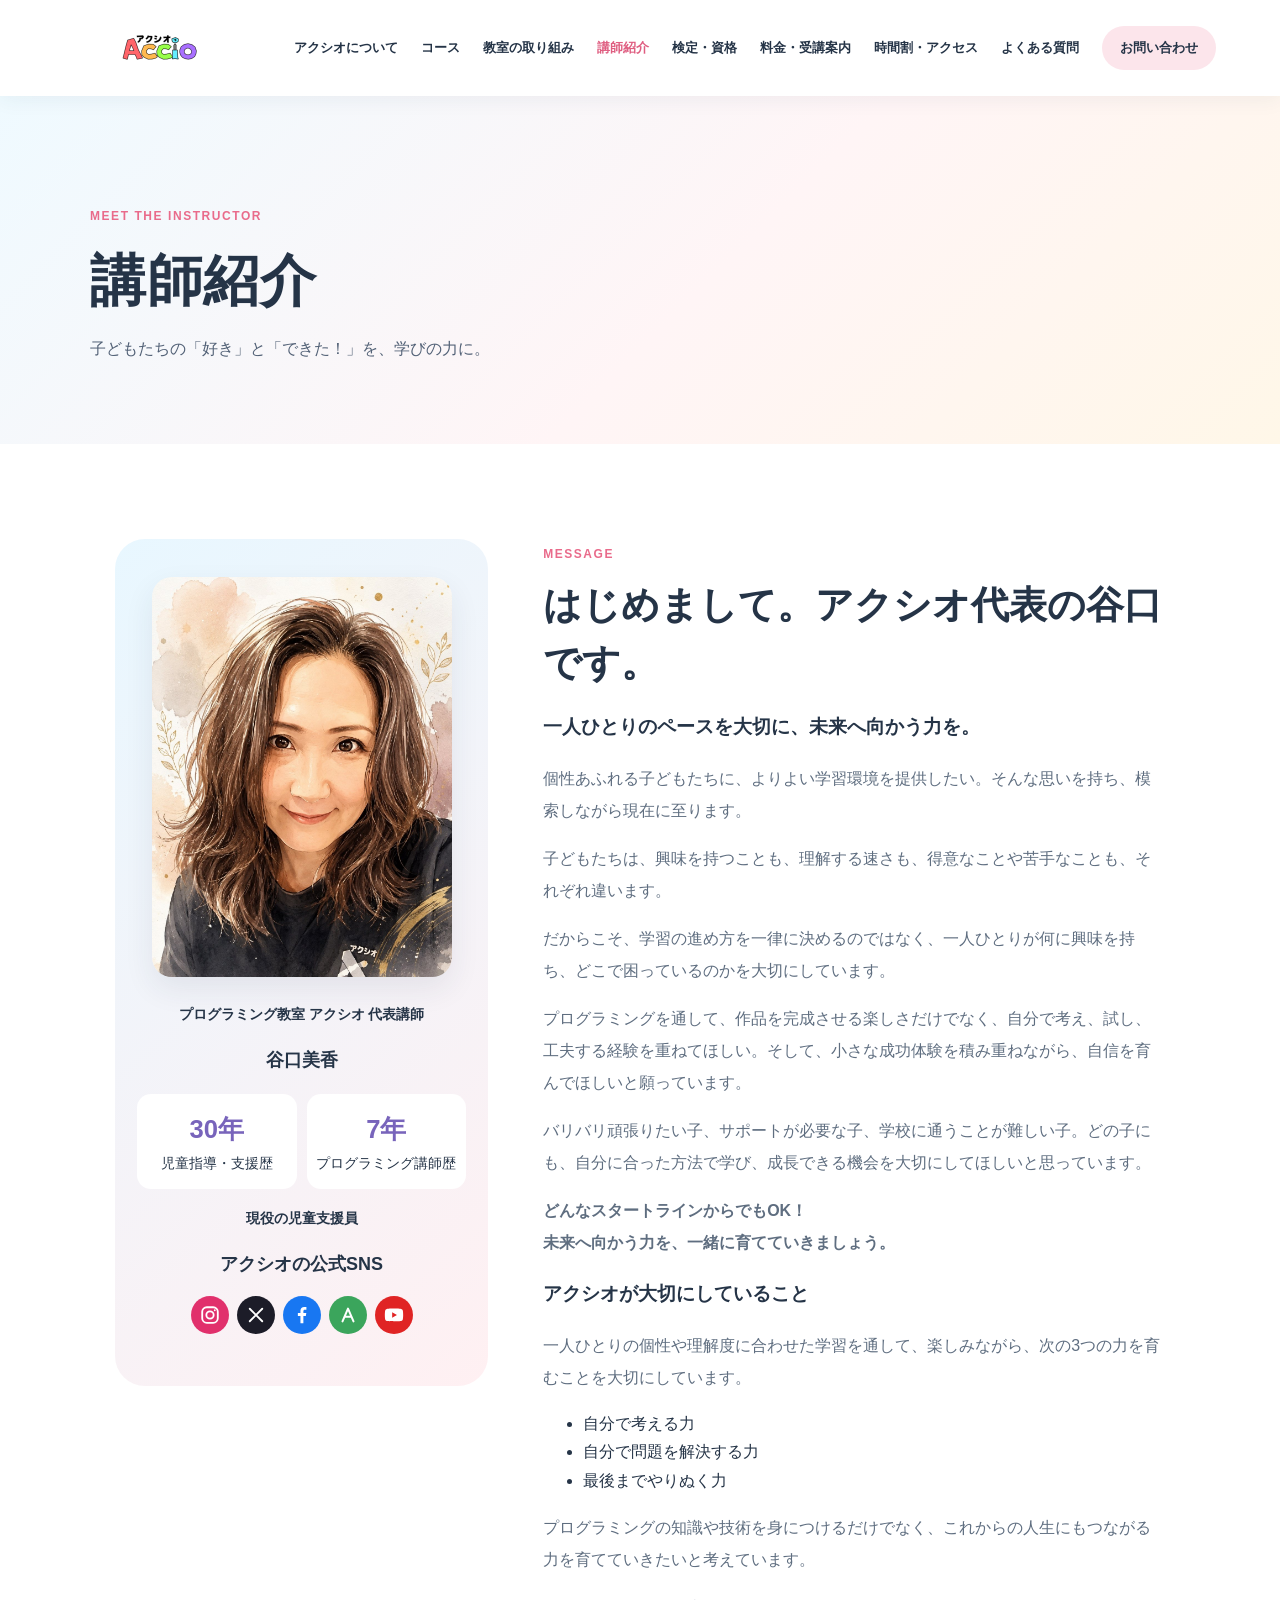
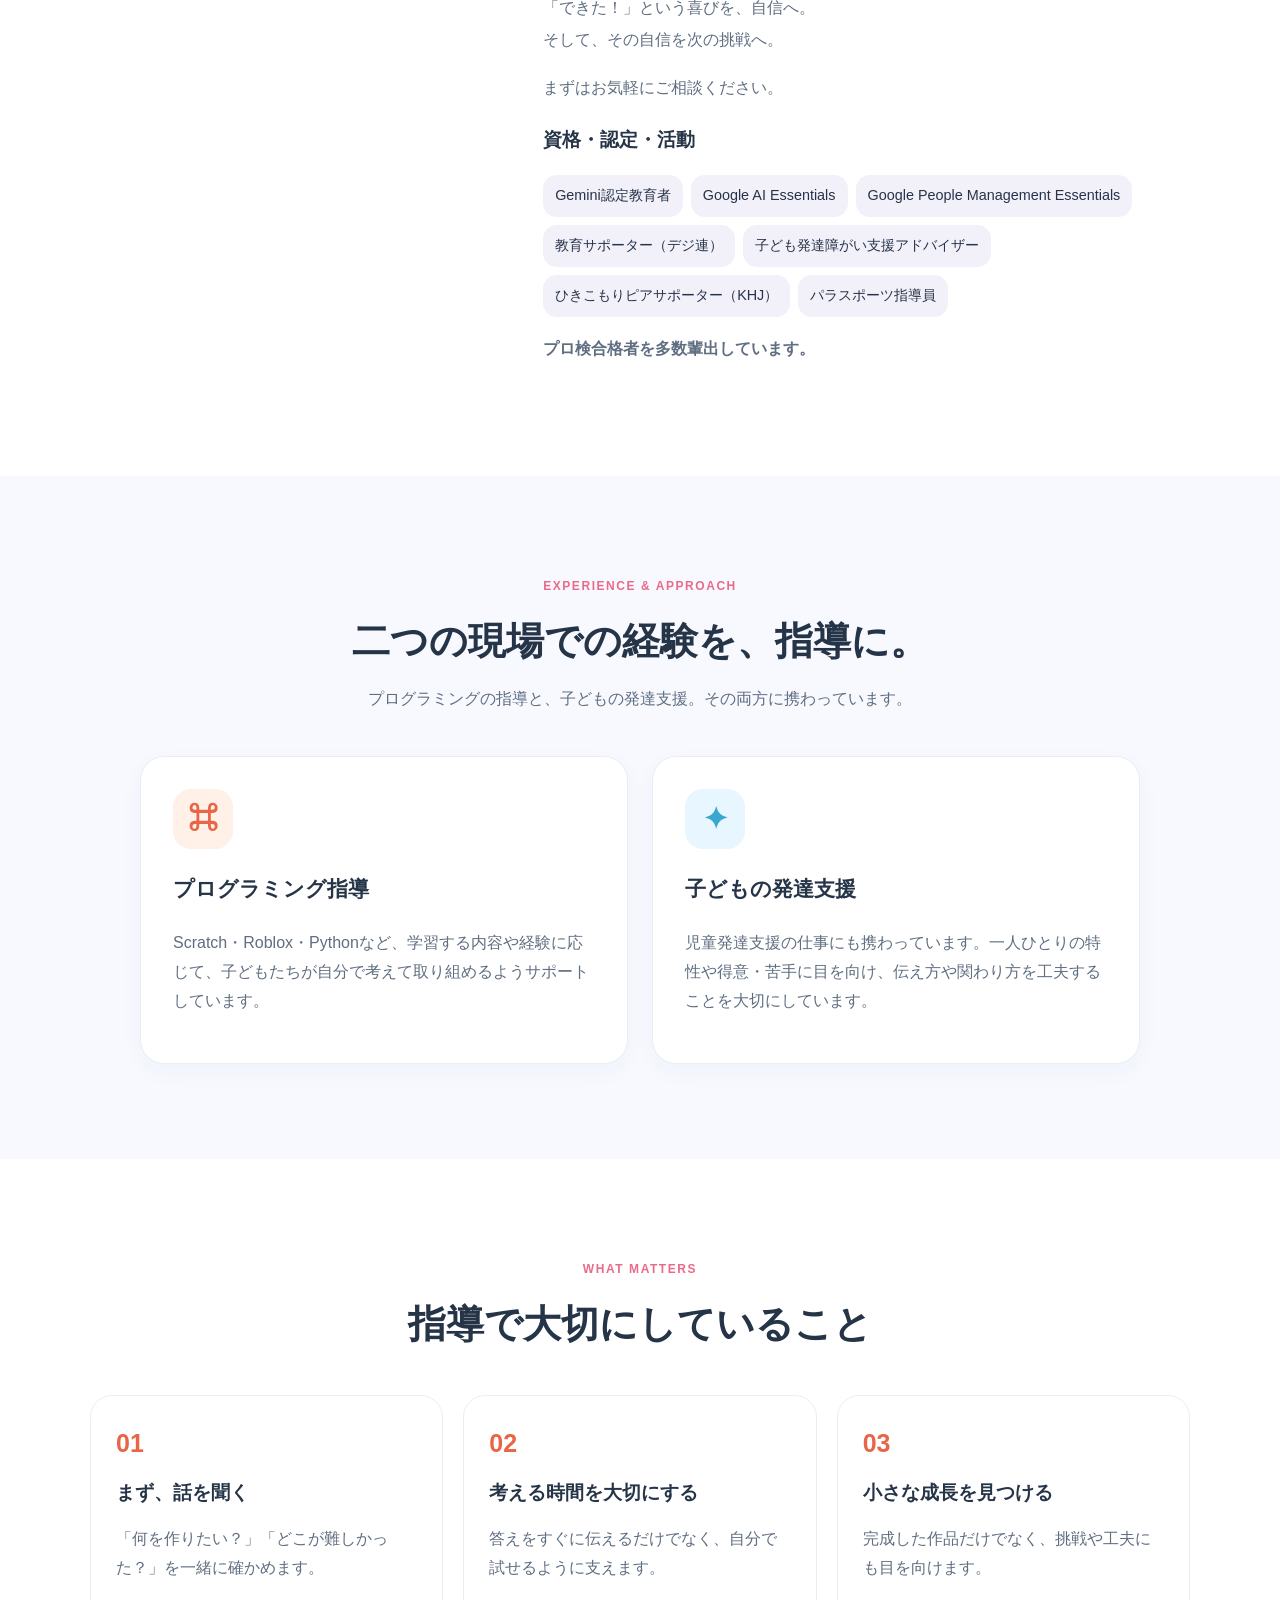
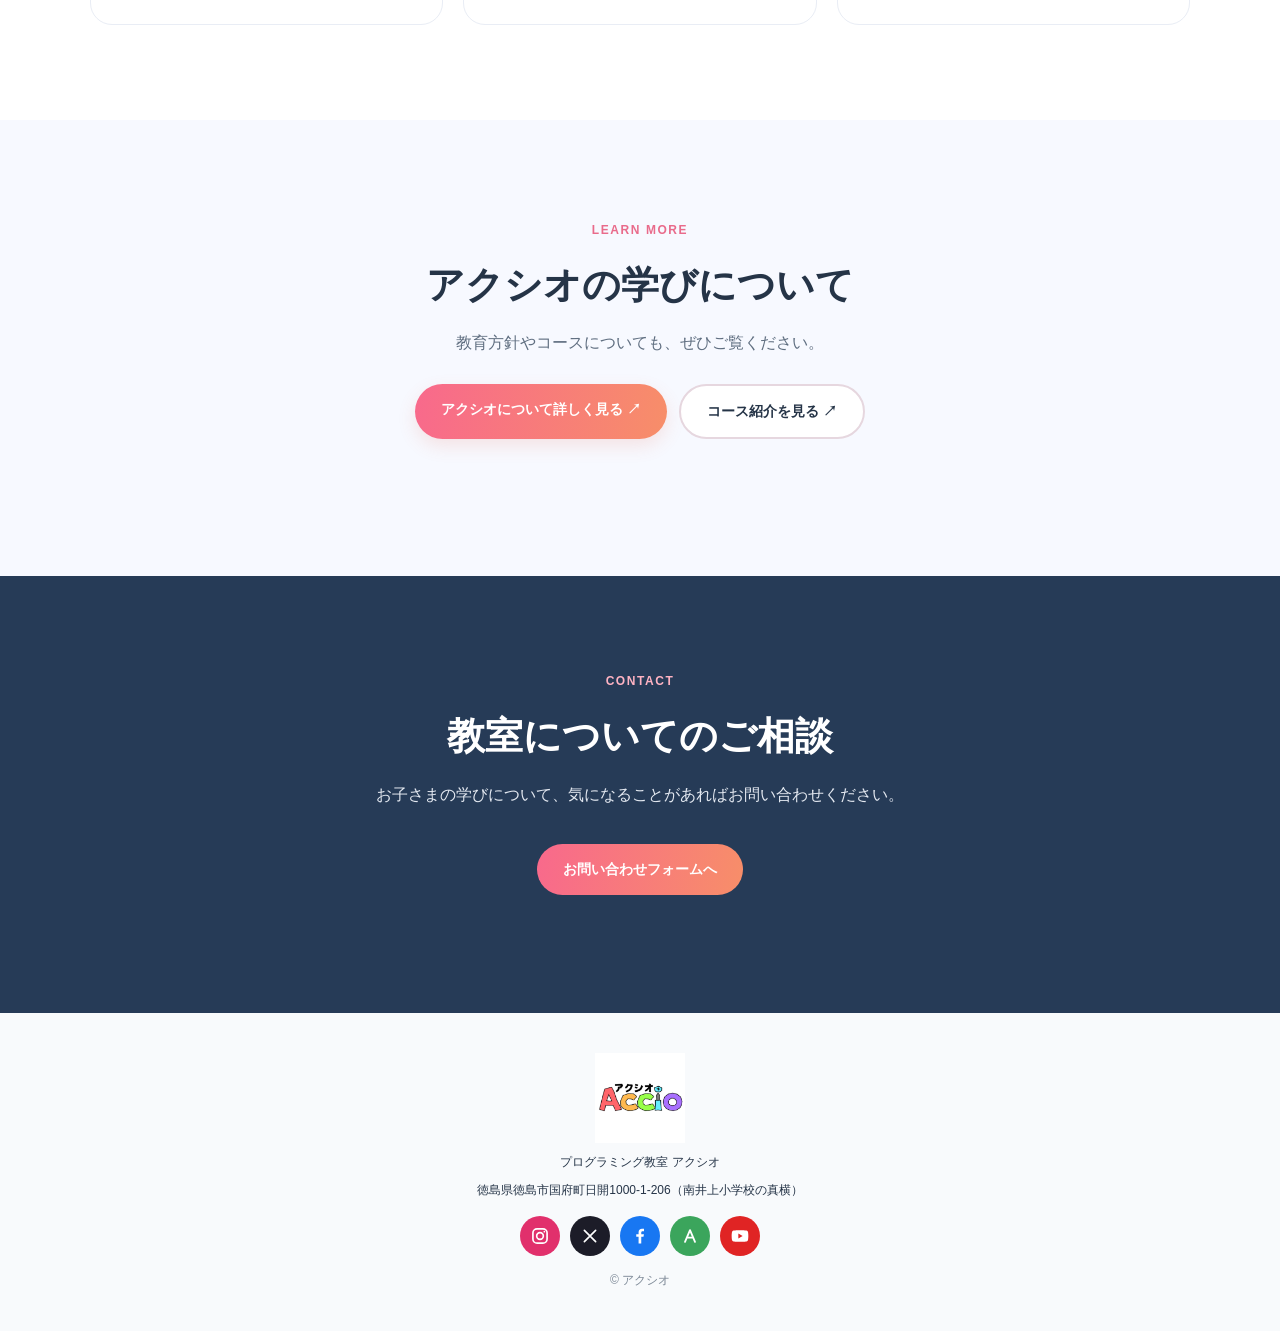
<file: instructor.html>
<!doctype html><html lang="ja"><head><meta charset="UTF-8"><meta name="viewport" content="width=device-width,initial-scale=1"><meta name="description" content="プログラミング教室アクシオの代表講師紹介。プログラミング指導と子どもの発達支援に携わる講師の考え方をご紹介します。"><title>講師紹介｜プログラミング教室 アクシオ</title><link rel="icon" type="image/png" href="assets/character.png"><link rel="stylesheet" href="style.css"></head><body><header class="header"><a class="brand" href="index.html"><img src="assets/logo.png" alt="プログラミング教室 アクシオ ロゴ"></a><button class="menu" aria-expanded="false" aria-controls="nav">☰ メニュー</button><nav id="nav"><a href="about.html">アクシオについて</a><a href="courses.html">コース</a><a href="activities.html">教室の取り組み</a><a href="instructor.html" aria-current="page">講師紹介</a><a href="exams.html">検定・資格</a><a href="fees.html">料金・受講案内</a><a href="access.html">時間割・アクセス</a><a href="faq.html">よくある質問</a><a class="nav-cta" href="contact.html">お問い合わせ</a></nav></header><main>
<section class="page-hero instructor-hero"><span class="eyebrow">MEET THE INSTRUCTOR</span><h1>講師紹介</h1><p>子どもたちの「好き」と「できた！」を、学びの力に。</p></section>
<section class="section"><style>.teacher-facts{display:grid;grid-template-columns:repeat(2,minmax(0,1fr));gap:10px;margin:16px 0}.teacher-facts div{background:#fff;border-radius:14px;padding:12px 4px;text-align:center;font-size:.85rem}.teacher-facts b{display:block;font-size:1.6rem;color:#7864bb}.teacher-profile .sns{display:flex;justify-content:center;flex-wrap:wrap;gap:8px;padding:0;list-style:none}.teacher-profile .sns a{display:flex;width:38px;height:38px;align-items:center;justify-content:center;border-radius:50%}.teacher-profile .profile-role{font-size:.85rem}.teacher-chips{display:flex;flex-wrap:wrap;gap:8px;list-style:none;padding:0}.teacher-chips li{padding:8px 12px;border-radius:14px;background:#f2f0f8;color:#26334a;font-size:.9rem}</style><div class="instructor-intro" style="align-items:start"><div class="instructor-visual teacher-profile"><img src="assets/instructor-mika.jpg" alt="代表講師 谷口美香のイラスト風ポートレート"><p class="profile-role">プログラミング教室 アクシオ 代表講師</p><p>谷口美香</p><div class="teacher-facts"><div><b>30年</b>児童指導・支援歴</div><div><b>7年</b>プログラミング講師歴</div></div><p class="profile-role">現役の児童支援員</p><p>アクシオの公式SNS</p><ul class="sns " aria-label="Accioの公式SNS"><li><a href="https://www.instagram.com/accio29113/" target="_blank" rel="noopener noreferrer" aria-label="Instagram" title="Instagram" style="background:#e1306c"><svg viewBox="0 0 24 24" width="22" height="22" fill="none" stroke="#fff" stroke-width="2" stroke-linecap="round"><rect x="3.5" y="3.5" width="17" height="17" rx="5"/><circle cx="12" cy="12" r="4"/><circle cx="17.2" cy="6.8" r="1" fill="#fff" stroke="none"/></svg></a></li><li><a href="https://x.com/accio29113" target="_blank" rel="noopener noreferrer" aria-label="X" title="X" style="background:#1c1c28"><svg viewBox="0 0 24 24" width="20" height="20" fill="none" stroke="#fff" stroke-width="2.2" stroke-linecap="round"><path d="M4.5 4.5l15 15M19.5 4.5l-15 15"/></svg></a></li><li><a href="https://www.facebook.com/accio29113" target="_blank" rel="noopener noreferrer" aria-label="Facebook" title="Facebook" style="background:#1877f2"><svg viewBox="0 0 24 24" width="22" height="22" fill="#fff"><path d="M13.5 21v-8h2.7l.5-3.2h-3.2V7.8c0-.9.4-1.6 1.7-1.6h1.6V3.4c-.3 0-1.3-.2-2.4-.2-2.5 0-4.1 1.5-4.1 4.2v2.4H7.5V13h2.8v8z"/></svg></a></li><li><a href="https://ameblo.jp/bz178love54/" target="_blank" rel="noopener noreferrer" aria-label="アメブロ" title="アメブロ" style="background:#3ba55c"><svg viewBox="0 0 24 24" width="22" height="22" fill="none" stroke="#fff" stroke-width="2.2" stroke-linecap="round" stroke-linejoin="round"><path d="M6 19L12 5l6 14M8.5 14h7"/></svg></a></li><li><a href="https://www.youtube.com/@accio29113" target="_blank" rel="noopener noreferrer" aria-label="YouTube" title="YouTube" style="background:#e02424"><svg viewBox="0 0 24 24" width="22" height="22" fill="#fff"><path d="M21.6 7.2a2.5 2.5 0 0 0-1.8-1.8C18.2 5 12 5 12 5s-6.2 0-7.8.4A2.5 2.5 0 0 0 2.4 7.2C2 8.8 2 12 2 12s0 3.2.4 4.8a2.5 2.5 0 0 0 1.8 1.8C5.8 19 12 19 12 19s6.2 0 7.8-.4a2.5 2.5 0 0 0 1.8-1.8c.4-1.6.4-4.8.4-4.8s0-3.2-.4-4.8zM10 15V9l5.2 3z"/></svg></a></li></ul></div><div><span class="eyebrow">MESSAGE</span><h2>はじめまして。アクシオ代表の谷口です。</h2><h3>一人ひとりのペースを大切に、未来へ向かう力を。</h3><p>個性あふれる子どもたちに、よりよい学習環境を提供したい。そんな思いを持ち、模索しながら現在に至ります。</p>
<p>子どもたちは、興味を持つことも、理解する速さも、得意なことや苦手なことも、それぞれ違います。</p>
<p>だからこそ、学習の進め方を一律に決めるのではなく、一人ひとりが何に興味を持ち、どこで困っているのかを大切にしています。</p>
<p>プログラミングを通して、作品を完成させる楽しさだけでなく、自分で考え、試し、工夫する経験を重ねてほしい。そして、小さな成功体験を積み重ねながら、自信を育んでほしいと願っています。</p>
<p>バリバリ頑張りたい子、サポートが必要な子、学校に通うことが難しい子。どの子にも、自分に合った方法で学び、成長できる機会を大切にしてほしいと思っています。</p>
<p><strong>どんなスタートラインからでもOK！<br>未来へ向かう力を、一緒に育てていきましょう。</strong></p><h3>アクシオが大切にしていること</h3><p>一人ひとりの個性や理解度に合わせた学習を通して、楽しみながら、次の3つの力を育むことを大切にしています。</p><ul><li>自分で考える力</li><li>自分で問題を解決する力</li><li>最後までやりぬく力</li></ul><p>プログラミングの知識や技術を身につけるだけでなく、これからの人生にもつながる力を育てていきたいと考えています。</p><p>「できた！」という喜びを、自信へ。<br>そして、その自信を次の挑戦へ。</p><p>まずはお気軽にご相談ください。</p><h3>資格・認定・活動</h3><ul class="teacher-chips"><li>Gemini認定教育者</li><li>Google AI Essentials</li><li>Google People Management Essentials</li><li>教育サポーター（デジ連）</li><li>子ども発達障がい支援アドバイザー</li><li>ひきこもりピアサポーター（KHJ）</li><li>パラスポーツ指導員</li></ul><p><strong>プロ検合格者を多数輩出しています。</strong></p></div></div></section>
<section class="section section-soft"><div class="section-heading center"><span class="eyebrow">EXPERIENCE & APPROACH</span><h2>二つの現場での経験を、指導に。</h2><p>プログラミングの指導と、子どもの発達支援。その両方に携わっています。</p></div><div class="instructor-cards"><article class="instructor-card"><div class="instructor-card-icon">⌘</div><h3>プログラミング指導</h3><p>Scratch・Roblox・Pythonなど、学習する内容や経験に応じて、子どもたちが自分で考えて取り組めるようサポートしています。</p></article><article class="instructor-card"><div class="instructor-card-icon">✦</div><h3>子どもの発達支援</h3><p>児童発達支援の仕事にも携わっています。一人ひとりの特性や得意・苦手に目を向け、伝え方や関わり方を工夫することを大切にしています。</p></article></div></section>
<section class="section"><div class="section-heading center"><span class="eyebrow">WHAT MATTERS</span><h2>指導で大切にしていること</h2></div><div class="instructor-values"><article><strong>01</strong><h3>まず、話を聞く</h3><p>「何を作りたい？」「どこが難しかった？」を一緒に確かめます。</p></article><article><strong>02</strong><h3>考える時間を大切にする</h3><p>答えをすぐに伝えるだけでなく、自分で試せるように支えます。</p></article><article><strong>03</strong><h3>小さな成長を見つける</h3><p>完成した作品だけでなく、挑戦や工夫にも目を向けます。</p></article></div></section>
<section class="section section-soft"><div class="section-heading center"><span class="eyebrow">LEARN MORE</span><h2>アクシオの学びについて</h2><p>教育方針やコースについても、ぜひご覧ください。</p><div class="instructor-links"><a class="btn instructor-btn" href="about.html">アクシオについて詳しく見る ↗</a><a class="btn ghost" href="courses.html">コース紹介を見る ↗</a></div></div></section>
<section class="contact"><div class="contact-inner"><span class="eyebrow">CONTACT</span><h2>教室についてのご相談</h2><p>お子さまの学びについて、気になることがあればお問い合わせください。</p><a class="btn primary" href="contact.html">お問い合わせフォームへ</a></div></section></main><footer><img src="assets/logo.png" alt="アクシオ"><p>プログラミング教室 アクシオ</p><p class="foot-addr">徳島県徳島市国府町日開1000-1-206（南井上小学校の真横）</p><ul class="sns" aria-label="アクシオの公式SNS"><li><a href="https://www.instagram.com/accio29113/" target="_blank" rel="noopener noreferrer" aria-label="Instagram" title="Instagram" style="background:#e1306c"><svg viewBox="0 0 24 24" width="20" height="20" fill="none" stroke="#fff" stroke-width="2" stroke-linecap="round"><rect x="3.5" y="3.5" width="17" height="17" rx="5"/><circle cx="12" cy="12" r="4"/><circle cx="17.2" cy="6.8" r="1" fill="#fff" stroke="none"/></svg></a></li><li><a href="https://x.com/accio29113" target="_blank" rel="noopener noreferrer" aria-label="X" title="X" style="background:#1c1c28"><svg viewBox="0 0 24 24" width="18" height="18" fill="none" stroke="#fff" stroke-width="2.2" stroke-linecap="round"><path d="M4.5 4.5l15 15M19.5 4.5l-15 15"/></svg></a></li><li><a href="https://www.facebook.com/accio29113" target="_blank" rel="noopener noreferrer" aria-label="Facebook" title="Facebook" style="background:#1877f2"><svg viewBox="0 0 24 24" width="20" height="20" fill="#fff"><path d="M13.5 21v-8h2.7l.5-3.2h-3.2V7.8c0-.9.4-1.6 1.7-1.6h1.6V3.4c-.3 0-1.3-.2-2.4-.2-2.5 0-4.1 1.5-4.1 4.2v2.4H7.5V13h2.8v8z"/></svg></a></li><li><a href="https://ameblo.jp/bz178love54/" target="_blank" rel="noopener noreferrer" aria-label="アメブロ" title="アメブロ" style="background:#3ba55c"><svg viewBox="0 0 24 24" width="20" height="20" fill="none" stroke="#fff" stroke-width="2.2" stroke-linecap="round" stroke-linejoin="round"><path d="M6 19L12 5l6 14M8.5 14h7"/></svg></a></li><li><a href="https://www.youtube.com/@accio29113" target="_blank" rel="noopener noreferrer" aria-label="YouTube" title="YouTube" style="background:#e02424"><svg viewBox="0 0 24 24" width="20" height="20" fill="#fff"><path d="M21.6 7.2a2.5 2.5 0 0 0-1.8-1.8C18.2 5 12 5 12 5s-6.2 0-7.8.4A2.5 2.5 0 0 0 2.4 7.2C2 8.8 2 12 2 12s0 3.2.4 4.8a2.5 2.5 0 0 0 1.8 1.8C5.8 19 12 19 12 19s6.2 0 7.8-.4a2.5 2.5 0 0 0 1.8-1.8c.4-1.6.4-4.8.4-4.8s0-3.2-.4-4.8zM10 15V9l5.2 3z"/></svg></a></li></ul><p class="note">© アクシオ</p></footer><script src="script.js"></script></body></html>
</file>
<file: style.css>
:root{--ink:#253447;--muted:#66758a;--pink:#ff677b;--blue:#39bde9;--green:#8cdd62;--paper:#fff;--soft:#f7f9ff}*{box-sizing:border-box}html{scroll-behavior:smooth}body{margin:0;color:var(--ink);font-family:'Yu Gothic','Hiragino Kaku Gothic ProN',Meiryo,sans-serif;line-height:1.8}a{color:inherit;text-decoration:none}.header{height:90px;display:flex;align-items:center;justify-content:space-between;padding:8px max(5%,calc((100vw - 1180px)/2));background:#fff;position:sticky;top:0;z-index:20;box-shadow:0 3px 20px #243b5510}.brand img{width:170px;height:70px;object-fit:contain}.header nav{display:flex;align-items:center;gap:23px;font-size:13px;font-weight:700}.header nav a:hover{color:#ed627d}.nav-cta{padding:10px 18px;border-radius:99px;background:#fce5eb}.menu{display:none}.hero{min-height:600px;background:linear-gradient(125deg,#fff8fa 0%,#f4f8ff 55%,#effef9 100%);display:grid;grid-template-columns:1.2fr 1fr;align-items:center;gap:30px;padding:70px max(7%,calc((100vw - 1100px)/2));overflow:hidden}.eyebrow{font-size:12px;font-weight:900;letter-spacing:.13em;color:#e96b8b}.hero h1{font-size:clamp(42px,5.3vw,74px);line-height:1.34;letter-spacing:.02em;margin:22px 0}.hero h1 em{font-style:normal;color:#ef6684}.hero-copy>p{font-size:17px;color:#526176}.hero-actions{display:flex;gap:12px;flex-wrap:wrap;margin:30px 0}.btn{display:inline-block;padding:13px 26px;border-radius:99px;font-size:14px;font-weight:800;transition:transform .2s,box-shadow .2s}.btn:hover{transform:translateY(-2px);box-shadow:0 8px 20px #23354720}.primary{background:linear-gradient(100deg,#f8698c,#f78e69);color:#fff}.ghost{border:2px solid #e6d7df;background:white}.hero-tags{display:flex;flex-wrap:wrap;gap:9px}.hero-tags span{font-size:12px;background:#fff;border-radius:99px;padding:5px 12px;color:#617086}.hero-art{position:relative;min-height:400px;display:grid;place-items:center}.hero-art img{width:min(90%,400px);z-index:2;border-radius:50%;box-shadow:0 24px 50px #394c7020}.orb{position:absolute;border-radius:50%}.orb-a{width:390px;height:390px;background:#d9f3ff;right:-60px;top:0}.orb-b{width:220px;height:220px;background:#ffe3eb;left:0;bottom:0}.bubble{position:absolute;right:0;bottom:0;background:#fff;border-radius:20px;padding:12px 22px;box-shadow:0 12px 30px #33445520;font-weight:800;z-index:3}.section{padding:95px max(7%,calc((100vw - 1100px)/2))}.section-heading{max-width:660px;margin-bottom:35px}.section-heading.center{text-align:center;margin:0 auto 42px}.section h2,.contact h2{font-size:clamp(27px,3vw,42px);line-height:1.5;margin:12px 0}.section-heading p,.section p{color:#5f6e80}.feature-grid{display:grid;grid-template-columns:repeat(3,1fr);gap:22px}.feature,.course,.info-card,.access-card{background:#fff;border:1px solid #e9edf5;border-radius:23px;padding:27px;box-shadow:0 8px 26px #2c45600a}.feature-icon{width:58px;height:58px;border-radius:18px;display:grid;place-items:center;font-size:28px;font-weight:bold}.pink{background:#ffecf1;color:#ed678a}.blue{background:#e3f6ff;color:#2bafd6}.green{background:#ecffe5;color:#4eaf4c}.feature h3,.course h3{font-size:18px;margin:15px 0 6px}.feature p,.course p{font-size:14px;margin:0}.section-soft{background:var(--soft)}.course-grid{display:grid;grid-template-columns:repeat(5,1fr);gap:16px}.course{position:relative;padding:22px;min-height:230px}.course-emoji{font-size:34px}.course h3{font-size:17px}.course small{display:block;margin-top:12px;color:#748196;font-weight:700}.upcoming{border:2px dashed #ee93aa;background:#fff8fb}.status{position:absolute;right:12px;top:12px;font-size:11px;background:#ffe2eb;color:#d34d75;border-radius:99px;padding:3px 10px;font-weight:800}.info-grid,.access-grid{display:grid;grid-template-columns:repeat(2,1fr);gap:20px}.info-card{padding:34px}.info-card h3{font-size:24px;margin:10px 0}.info-card h3 strong{font-size:36px;color:#ec6786}.highlight{background:#f5fbff;border-color:#d5efff}.price{font-size:34px;font-weight:900;color:#ea6587}.price small{font-size:14px;color:#607185}.note{font-size:12px!important;color:#7b8795!important}.center{text-align:center}.footnote{margin-top:22px}.exam{background:linear-gradient(110deg,#fef6fb,#f3f8ff);display:grid;grid-template-columns:1.3fr .7fr;gap:30px;align-items:center}.exam-art{font-size:100px;text-align:center}.exam-art span{display:block;font-size:17px;font-weight:800}.home-learning{background:#f7fff9;text-align:center}.home-learning>div{max-width:650px;margin:auto}.home-learning .btn{margin-top:15px}.access-card h3{margin-top:0}.contact{padding:90px 20px;background:#263b57;color:#fff;text-align:center}.contact-inner{max-width:720px;margin:auto}.contact .eyebrow{color:#ffb3c3}.contact p{color:#e4e9f1}.contact .btn{margin:18px 0}.contact-mail{font-size:13px}footer{text-align:center;padding:40px 20px;background:#f8fafc}footer img{width:130px;height:70px;object-fit:contain}footer p{font-size:12px;margin:0}@media(max-width:1000px){.course-grid{grid-template-columns:repeat(3,1fr)}.header nav{gap:12px}.header nav a{font-size:11px}}@media(max-width:700px){.header{height:75px;padding:5px 5%}.brand img{width:125px;height:60px}.menu{display:block;background:#fff;border:1px solid #e1e6ef;border-radius:12px;padding:8px 12px;font-weight:700}.header nav{display:none;position:absolute;top:75px;left:0;right:0;background:#fff;flex-direction:column;align-items:stretch;padding:18px 6% 25px;box-shadow:0 12px 22px #1a2c4019}.header nav.open{display:flex}.header nav a{font-size:14px;padding:9px}.hero{grid-template-columns:1fr;padding:50px 7% 45px;gap:0}.hero-copy>p{font-size:15px}.hero-art{min-height:300px}.hero-art img{width:min(75%,300px)}.orb-a{width:260px;height:260px;right:0}.orb-b{width:130px;height:130px}.bubble{right:0;bottom:0;font-size:12px}.section{padding:65px 6%}.feature-grid,.info-grid,.access-grid,.exam{grid-template-columns:1fr}.course-grid{grid-template-columns:repeat(2,1fr);gap:12px}.course{min-height:215px;padding:18px}.course h3{font-size:15px}.course p{font-size:12px}.course small{font-size:11px}.exam-art{font-size:60px}.exam-art span{font-size:14px}}@media(max-width:360px){.course-grid{grid-template-columns:1fr}.course{min-height:0}}

/* Ver.2: course artwork supplied by Accio */
.course-image{display:flex;align-items:center;justify-content:center;width:100%;height:112px;border-radius:15px;background:#fff;overflow:hidden;padding:8px}
.course-image img{display:block;width:100%;height:100%;object-fit:contain}
.course{min-height:290px}
.course.upcoming .course-image{background:#fff9fc}
.course-title{font-size:clamp(25px,2.7vw,37px)!important;text-wrap:balance;overflow-wrap:normal}
.home-learning p{max-width:610px;margin:12px auto;text-wrap:balance}
@media(max-width:700px){.course-image{height:95px;padding:5px}.course{min-height:270px}.course-title{font-size:clamp(23px,5.7vw,32px)!important}.home-learning p{max-width:30em}}
@media(max-width:360px){.course{min-height:0}.course-image{height:140px}}

/* Ver.3 About Accio */
.about-more{margin-top:32px}.about-hero{background:linear-gradient(120deg,#fff4f8,#f2f9ff 58%,#f2fff5);padding:90px max(7%,calc((100vw - 1100px)/2))}.about-hero-inner{display:grid;grid-template-columns:1.25fr .75fr;gap:35px;align-items:center}.about-hero h1{font-size:clamp(35px,4.5vw,60px);line-height:1.45;margin:18px 0}.about-hero h1 span{color:#ef6684}.about-hero p{color:#5f6e80;max-width:630px;margin-bottom:26px}.about-character{text-align:center}.about-character img{max-width:100%;width:310px;border-radius:50%;box-shadow:0 18px 40px #263b5717}.about-values{display:grid;grid-template-columns:repeat(3,1fr);gap:20px}.about-value,.about-panel,.about-message{border-radius:24px;background:#fff;padding:30px;border:1px solid #e7edf4;box-shadow:0 8px 26px #2c45600a}.about-value h3{font-size:19px;margin:9px 0}.about-value p,.about-panel p,.about-message p{color:#5f6e80}.about-number{font-size:13px;font-weight:900;color:#ec6b8b}.about-split{display:grid;grid-template-columns:1.2fr .8fr;gap:35px;align-items:center}.about-panel{background:#fff}.about-panel h3{margin-top:0}.about-panel li{padding:7px 0;font-weight:700}.about-panel ul{padding-left:22px}.about-note{font-size:12px}.about-message{max-width:820px}.header nav a[aria-current="page"]{color:#df5d80}@media(max-width:700px){.about-hero{padding:55px 7%}.about-hero-inner,.about-split,.about-values{grid-template-columns:1fr}.about-character img{width:220px}.about-value,.about-panel,.about-message{padding:24px}}

/* Ver.4: prominent About CTA and course details */
.about-cta{background:linear-gradient(110deg,#f66d3e,#ed8747);color:#fff;border:0;font-size:16px;font-weight:900;padding:16px 32px;box-shadow:0 8px 22px #d9683850;display:inline-flex;align-items:center;gap:12px;justify-content:center}
.about-cta:hover,.about-cta:focus-visible{transform:translateY(-5px);box-shadow:0 16px 30px #d9683866}
.about-cta:focus-visible,.course-card-link:focus-visible{outline:3px solid #2465b8;outline-offset:4px}
.course-card-link{display:block;height:100%;color:inherit}.course-card-link:hover .course-more{text-decoration:underline}.course-more{display:block;font-size:12px;color:#cf5576;font-weight:800;margin-top:12px}.course-all-link{margin:38px 0 0}
.courses-hero{padding:78px max(7%,calc((100vw - 1100px)/2));background:linear-gradient(120deg,#fff4f8,#f2f9ff 60%,#f2fff5)}.courses-hero h1{font-size:clamp(32px,4.5vw,56px);line-height:1.4;margin:14px 0}.courses-hero p{max-width:680px;color:#526176}.course-jump{display:flex;flex-wrap:wrap;gap:10px;margin-top:25px}.course-jump a{background:white;border:1px solid #e8dce6;border-radius:99px;padding:7px 15px;font-size:13px;font-weight:700}.course-jump a:hover{background:#fff0f4}
.course-details{display:grid;gap:24px}.detail-card{display:grid;grid-template-columns:190px 1fr;gap:30px;background:white;border:1px solid #e6edf5;border-radius:24px;padding:30px;scroll-margin-top:110px;box-shadow:0 8px 24px #2c45600b}.detail-image{width:100%;height:190px;object-fit:contain;border-radius:18px;background:#fbfcff;padding:12px}.detail-card h2{font-size:26px;margin:0 0 6px}.detail-lead{font-weight:800;color:#e45d7c!important;margin:8px 0}.detail-desc{margin:10px 0;color:#526176}.detail-facts{display:flex;gap:10px;flex-wrap:wrap;margin:18px 0}.detail-facts span{font-size:13px;font-weight:700;background:#f5f7fb;border-radius:9px;padding:6px 12px}.detail-price{font-size:20px;font-weight:900;color:#263b57}.detail-price small{font-size:12px;font-weight:500;color:#64758a}.detail-upcoming{border:2px dashed #e99aaf;background:#fffafd}.detail-disclaimer{font-size:13px;color:#6d7b8d;margin-top:24px}
@media(max-width:700px){.about-cta{font-size:14px;padding:15px 20px}.detail-card{grid-template-columns:1fr;padding:22px;gap:14px}.detail-image{height:160px}.detail-card h2{font-size:22px}.courses-hero{padding:55px 6%}.course-jump{gap:7px}.course-jump a{font-size:12px;padding:6px 11px}}
@media(prefers-reduced-motion:reduce){.about-cta{transition:none}.about-cta:hover{transform:none}}

/* Ver.5: fees page */
.fee-hero{text-align:center;padding:110px 20px 70px;background:linear-gradient(135deg,#f7f3ff,#fff4ee)}.fee-hero h1{font-size:clamp(2rem,4vw,3.3rem);margin:12px 0}.fee-hero p{color:#576072}.fee-table-wrap{max-width:850px;margin:0 auto 22px;overflow-x:auto;border:1px solid #e9e7ee;border-radius:20px;background:white;box-shadow:0 8px 30px #182b4d0b}.fee-table{width:100%;border-collapse:collapse;text-align:left}.fee-table th{background:#fff3e8;color:#6c3d20}.fee-table th,.fee-table td{padding:15px 22px;border-bottom:1px solid #f0edf1}.fee-table tbody tr:last-child td{border-bottom:0}.fee-table td:last-child{font-weight:700;white-space:nowrap}.fee-caution{font-size:.9rem;color:#687181;text-align:center;max-width:800px;margin:16px auto 26px}.fee-step-grid{display:grid;grid-template-columns:repeat(3,minmax(0,1fr));gap:20px}.fee-step{background:white;border-radius:22px;padding:28px;box-shadow:0 8px 25px #1c2a4508}.fee-step-num{font-weight:800;color:#e76b41}.fee-step h3{margin:10px 0}.fee-self{display:grid;grid-template-columns:1fr 2fr;align-items:center;gap:28px;max-width:850px;margin:0 auto;padding:32px;background:#fff5ed;border-radius:24px}.fee-self-price{font-size:2.5rem;font-weight:800;color:#d65d33}.fee-self-price small{font-size:1rem}@media(max-width:700px){.fee-step-grid,.fee-self{grid-template-columns:1fr}.fee-hero{padding:95px 20px 55px}.fee-table th,.fee-table td{padding:12px 10px;font-size:.87rem}.fee-table td:last-child{white-space:normal}.fee-self{padding:22px}}

/* Ver.6 exams page */
.exam-detail-hero{background:linear-gradient(135deg,#fff3e7,#f4f6ff)}
.exam-detail-grid{display:grid;grid-template-columns:repeat(2,minmax(0,1fr));gap:24px;max-width:1050px;margin:0 auto}
.exam-detail-card{background:#fff;border:1px solid #e8e8e8;border-radius:22px;padding:32px;box-shadow:0 10px 30px rgba(24,32,56,.06)}
.exam-detail-card h3{font-size:1.3rem;line-height:1.5;margin:12px 0}
.exam-detail-card p{line-height:1.9}
.exam-detail-mark{color:#e66c41;font-size:2rem;font-weight:800}.exam-detail-mark span{font-size:.7rem;letter-spacing:.13em;vertical-align:middle}
.exam-detail-note{font-weight:700;color:#a34b29}
@media(max-width:720px){.exam-detail-grid{grid-template-columns:1fr}.exam-detail-card{padding:24px}}

/* Ver.7: 教室の取り組み */
.activities-hero{background:linear-gradient(135deg,#fff4e8,#fff7fa 55%,#eefaff)}
.activity-grid{display:grid;grid-template-columns:repeat(3,minmax(0,1fr));gap:22px}
.activity-card{position:relative;background:white;border:1px solid #f0e9e8;border-radius:24px;padding:30px;box-shadow:0 10px 28px #2534470a}
.activity-number{color:#e66c41;font-size:25px;font-weight:900}.activity-number span{font-size:10px;letter-spacing:.08em;vertical-align:middle}
.activity-symbol{display:grid;place-items:center;width:68px;height:68px;margin-top:18px;border-radius:20px;background:#fff0e5;color:#e86b3d;font-size:36px}
.activity-card:nth-child(2) .activity-symbol{background:#f5eaff;color:#9466c4}.activity-card:nth-child(3) .activity-symbol{background:#e9f8ff;color:#4ba5ce}
.activity-card h3{font-size:21px;margin:20px 0 10px}.activity-card p{margin:0;font-size:14px;line-height:1.95}
.activity-note{max-width:900px;margin:26px auto 0;font-size:13px;text-align:center}
.activity-highlight{max-width:1040px;margin:auto;display:grid;grid-template-columns:1.3fr .7fr;gap:35px;align-items:center}
.activity-highlight-art{text-align:center}.activity-highlight-art img{width:min(100%,270px);border-radius:50%;box-shadow:0 16px 40px #25344718}
.activity-link{margin-top:18px;background:#e96547;color:white;box-shadow:0 7px 18px #e9654726}
@media(max-width:760px){.activity-grid,.activity-highlight{grid-template-columns:1fr}.activity-card{padding:24px}.activity-highlight-art img{width:200px}}
@media(min-width:701px) and (max-width:1120px){.header{padding-left:3%;padding-right:3%}.header nav{gap:10px}.header nav a{font-size:11px}}

/* Ver.8: 講師紹介 */
.instructor-hero{background:linear-gradient(135deg,#effaff,#fff5f6 55%,#fff7e8)}
.instructor-intro{display:grid;grid-template-columns:minmax(210px,.75fr) minmax(0,1.25fr);gap:55px;align-items:center;max-width:1050px;margin:auto}
.instructor-visual{text-align:center;background:linear-gradient(140deg,#e8f7ff,#fff0f2);border-radius:30px;padding:38px 22px}.instructor-visual img{width:min(100%,260px);border-radius:50%;box-shadow:0 12px 30px #25344715}.instructor-visual p{font-size:12px;color:#66758a;margin:14px 0 0}.instructor-role{font-weight:800;color:#d85c4b!important}.instructor-intro h2{margin-top:8px}.instructor-intro p{line-height:2}
.instructor-cards{display:grid;grid-template-columns:repeat(2,minmax(0,1fr));gap:24px;max-width:1000px;margin:auto}.instructor-card{background:#fff;border:1px solid #e9edf5;border-radius:24px;padding:32px;box-shadow:0 8px 25px #25344709}.instructor-card-icon{display:grid;place-items:center;background:#fff0e8;color:#e96547;border-radius:18px;width:60px;height:60px;font-size:30px;font-weight:800}.instructor-card:nth-child(2) .instructor-card-icon{background:#e7f6ff;color:#39a7cf}.instructor-card h3{font-size:21px}.instructor-values{display:grid;grid-template-columns:repeat(3,minmax(0,1fr));gap:20px}.instructor-values article{border:1px solid #e9edf5;border-radius:22px;padding:25px}.instructor-values strong{color:#e96547;font-size:25px}.instructor-values h3{margin:10px 0}.instructor-note{margin:30px auto 0;max-width:900px;font-size:12px;text-align:center}.instructor-links{display:flex;gap:12px;justify-content:center;flex-wrap:wrap;margin-top:26px}.instructor-btn{background:#e96547;color:white;box-shadow:0 7px 18px #e9654726}.instructor-btn:hover{transform:translateY(-4px);box-shadow:0 12px 24px #e9654740}
@media(max-width:760px){.instructor-intro,.instructor-cards,.instructor-values{grid-template-columns:1fr}.instructor-intro{gap:26px}.instructor-visual{max-width:360px;margin:auto}.instructor-card{padding:24px}}
@media(min-width:701px) and (max-width:1200px){.header nav{gap:8px}.header nav a{font-size:10px}.header{padding-left:2%;padding-right:2%}}

/* Ver.9: shared detail-page hero scale, matching course and fee pages */
.page-hero{padding:110px max(7%,calc((100vw - 1100px)/2)) 80px;min-height:285px;display:flex;flex-direction:column;justify-content:center}
.page-hero h1{font-size:clamp(32px,4.5vw,56px);line-height:1.4;margin:14px 0;font-weight:900;letter-spacing:.01em}
.page-hero p{font-size:16px;line-height:1.9;color:#526176;max-width:760px;margin:0}
/* Fees already uses a centered heading: keep that alignment */
.fee-hero{align-items:center;text-align:center}
.access-detail-hero{background:linear-gradient(120deg,#edfaff,#fff5f8 55%,#fff8ed)}
.access-detail-grid{display:grid;grid-template-columns:repeat(2,minmax(0,1fr));gap:24px}
.access-detail-card{background:#fff;border:1px solid #e8edf4;border-radius:24px;padding:32px;box-shadow:0 8px 26px #2c45600a}
.access-detail-card h2{font-size:clamp(24px,3vw,34px);margin:8px 0 16px}
.access-detail-card p{color:#526176}
.access-detail-card .access-label{font-weight:800;color:#d95c53}
.access-notice{margin-top:24px;font-size:13px;color:#66758a}
.access-info-grid{display:grid;grid-template-columns:repeat(3,minmax(0,1fr));gap:20px}
.access-info-grid article{border:1px solid #e8edf4;border-radius:20px;padding:24px;background:#fff}
.access-info-grid h3{margin-top:0}
.access-page-link{display:inline-flex;margin-top:18px}
@media(max-width:760px){.page-hero{padding:75px 7% 60px;min-height:240px}.page-hero p{font-size:14px}.access-detail-grid,.access-info-grid{grid-template-columns:1fr}.access-detail-card{padding:24px}}

/* Ver.10: all detail-page hero headings align consistently */
.fee-hero{align-items:stretch;text-align:left;padding-left:max(7%,calc((100vw - 1100px)/2));padding-right:max(7%,calc((100vw - 1100px)/2))}
.fee-hero p{max-width:760px}
@media(max-width:760px){.fee-hero{padding:75px 7% 60px}}
/* FAQ */
.faq-layout{max-width:950px;margin:0 auto}.faq-group{margin-bottom:38px}.faq-group h2{font-size:clamp(23px,3vw,30px);margin-bottom:18px}.faq-item{border:1px solid #e7eaf2;border-radius:16px;background:white;margin-bottom:12px;overflow:hidden}.faq-item summary{cursor:pointer;padding:19px 24px;font-weight:800;list-style:none;display:flex;align-items:center;justify-content:space-between;gap:16px}.faq-item summary::-webkit-details-marker{display:none}.faq-item summary:after{content:"＋";color:#e96547;font-size:23px;font-weight:700}.faq-item[open] summary:after{content:"−"}.faq-answer{padding:0 24px 20px;color:#526176;line-height:1.9}.faq-answer p{margin:0}.faq-item[open]{border-color:#f1b59c;box-shadow:0 6px 18px #25344708}.faq-hero{background:linear-gradient(120deg,#f1f9ff,#fff6ee 55%,#fff1f8)}.faq-note{font-size:13px;color:#66758a;max-width:950px;margin:0 auto}

/* Ver.11: larger school branding, instructor portrait */
.header{min-height:96px;height:auto}
.brand{display:flex;align-items:center;flex:0 0 auto}
.brand img{width:190px;height:80px}
footer img{width:175px;height:90px}
.instructor-visual img{width:min(100%,300px);height:auto;aspect-ratio:3/4;object-fit:cover;border-radius:20px}
.instructor-visual p{font-size:18px;font-weight:900;color:#253447}
@media(max-width:1200px) and (min-width:701px){.brand img{width:170px;height:75px}.header nav{gap:7px}}
@media(max-width:700px){.header{min-height:78px}.brand img{width:145px;height:68px}.header nav{top:78px}footer img{width:160px;height:84px}}

.notice-bar{background:#eaf8fe;padding:14px 5%;text-align:center}.notice-bar p{margin:0;font-size:15px}.notice-bar b{background:#39bde9;color:#fff;border-radius:99px;padding:2px 14px;margin-right:12px;font-size:13px}
.sns{display:flex;gap:10px;justify-content:center;list-style:none;margin:14px 0;padding:0}.sns a{width:40px;height:40px;border-radius:50%;display:flex;align-items:center;justify-content:center}
.foot-addr{margin:6px 0 0}

.hero h1{font-family:'Mochiy Pop One','Yu Gothic','Hiragino Kaku Gothic ProN',sans-serif;font-weight:400;font-size:clamp(34px,4.6vw,62px);line-height:1.45}
.primary,.about-cta{background:linear-gradient(100deg,#f8698c,#f78e69);color:#fff}
.btn.primary,.about-cta,.activity-link,.instructor-btn{position:relative;overflow:hidden;isolation:isolate}
.btn.primary::after,.about-cta::after,.activity-link::after,.instructor-btn::after{content:"";position:absolute;top:0;left:-70%;width:45%;height:100%;background:linear-gradient(100deg,transparent,rgba(255,255,255,.6),transparent);transform:skewX(-20deg);animation:accio-shine 3.4s ease-in-out infinite;pointer-events:none}
@keyframes accio-shine{0%{left:-70%}55%,100%{left:130%}}
@media (prefers-reduced-motion:reduce){.btn.primary::after,.about-cta::after,.activity-link::after,.instructor-btn::after{animation:none;display:none}}

.cmp{max-width:1000px;margin:0 auto;color:#4a4560;line-height:1.7}
.cmp-sr{position:absolute;width:1px;height:1px;overflow:hidden;clip:rect(0 0 0 0);white-space:nowrap}
.cmp-table{width:100%;max-width:1000px;margin:0 auto;border-collapse:separate;border-spacing:8px;table-layout:fixed}
.cmp-table th,.cmp-table td{color:#4a4560;padding:14px 18px;border-radius:16px;vertical-align:middle;text-align:left}
.cmp-corner{width:18%;background:transparent}
.cmp-h{color:#fff;text-align:center!important;font-size:clamp(16px,2.4vw,22px);padding:14px!important}
.cmp-h1{background:#f7b9d0}.cmp-h2{background:#9cc8ee}
.cmp-table th.cmp-k{background:#d9cdf2;color:#5b4a94;font-weight:bold;text-align:center!important;font-size:clamp(13px,1.8vw,17px)}
.cmp-k2{background:#c9b6ee}
.cmp-a{background:#fff0f6;border:2px solid #f7d3e2}
.cmp-b{background:#eef6fd;border:2px solid #cfe3f5}
.cmp-c{background:#e9defa;border:2px solid #d3c3f2;text-align:center!important}
.cmp-c span{display:inline-block;background:#fff;color:#6a54a8;font-weight:bold;border-radius:30px;padding:4px 16px;margin:4px}
.cmp-table small{display:block;font-size:.85em;color:#7a7590}
.cmp-table strong{color:#4a4560;display:block;margin-top:6px}.cmp-table strong:first-child{margin-top:0}
.cmp-big{font-size:1.25em;font-weight:bold}.cmp-pk{color:#d4608f}.cmp-bl{color:#3b86c4}
.cmp-none{text-align:center!important;color:#9aa}

.cmp-more a{display:inline-block;background:#7a62b8;color:#fff;text-decoration:none;padding:10px 26px;border-radius:30px}

/* スマホ：行ごとのカードに切り替え */
@media (max-width:700px){
  .cmp-table,.cmp-table tbody,.cmp-table tr,.cmp-table th,.cmp-table td{display:block;width:auto}
  .cmp-table thead{position:absolute;width:1px;height:1px;overflow:hidden}
  .cmp-table{border-spacing:0}
  .cmp-table tr{margin-bottom:18px}
  .cmp-table th.cmp-k{border-radius:16px 16px 0 0;padding:10px}
  .cmp-table td{border-radius:0;margin-top:4px}
  .cmp-table tr td:last-child{border-radius:0 0 16px 16px}
  .cmp-table td[data-label]::before{content:attr(data-label);display:block;font-weight:bold;font-size:.8em;margin-bottom:4px}
  .cmp-a::before{color:#d4608f}.cmp-b::before{color:#3b86c4}
  .cmp-none{text-align:left!important}
}
.activity-link,.instructor-btn{background:linear-gradient(100deg,#f8698c,#f78e69);color:#fff}
.exam-photo{display:block;width:100%;height:auto;aspect-ratio:16/9;object-fit:cover;border-radius:16px;margin:0 0 18px}
.access-links{grid-column:1/-1;display:flex;gap:16px;justify-content:center;align-items:center;flex-wrap:wrap;margin-top:18px}.access-links .btn{margin:0}

/* お問い合わせページ専用：既存のページには影響しない */
.contact-page-hero{background:linear-gradient(115deg,#fff3e9 0%,#fff5f7 53%,#f3f8ff 100%)}
.contact-form-section{background:#f8faff}
.contact-form-wrap{max-width:800px;margin:0 auto}
.contact-form-intro{text-align:center;margin-bottom:26px}
.contact-form-intro h2{margin:0 0 8px}
.google-contact-form{display:block;width:100%;height:2100px;border:0;background:#fff;border-radius:16px;box-shadow:0 8px 28px #283f5710}
.form-fallback{text-align:center;font-size:14px;margin:18px 0 36px}
.form-fallback a,.contact-alt a{color:#d84c72;text-decoration:underline;text-underline-offset:3px;overflow-wrap:anywhere}
.contact-alt{padding:28px 32px;background:#fff;border:1px solid #e9edf5;border-radius:20px;text-align:center}
.contact-alt h3{margin:0 0 8px}
.contact-alt p{margin:0 0 8px}
@media(max-width:700px){.google-contact-form{height:2250px}.contact-alt{padding:24px 18px}}

/* サーティファイ告知画像：縦長ポスターを切り抜かずに表示 */
.exam-photo-certify{aspect-ratio:auto;max-height:540px;object-fit:contain;background:#f3f6ff}
@media(max-width:720px){.exam-photo-certify{max-height:none}}
</file>
